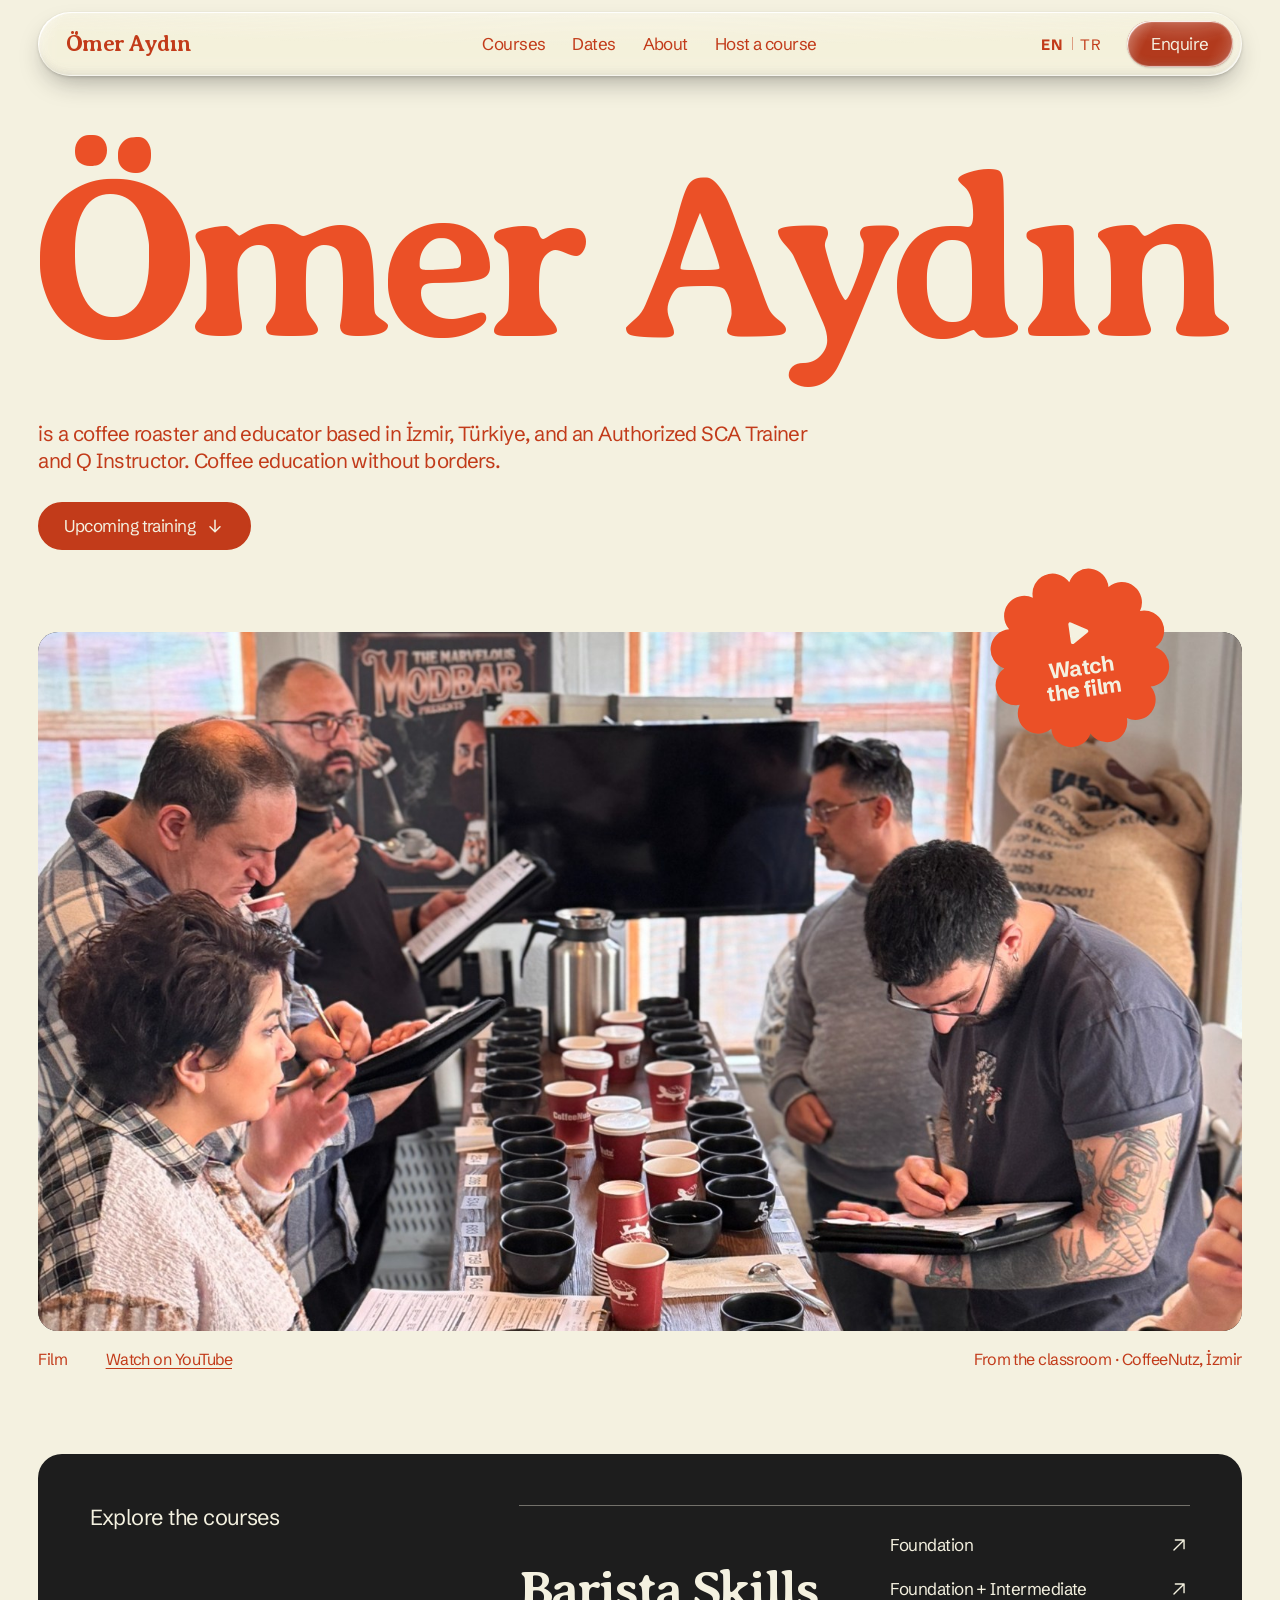
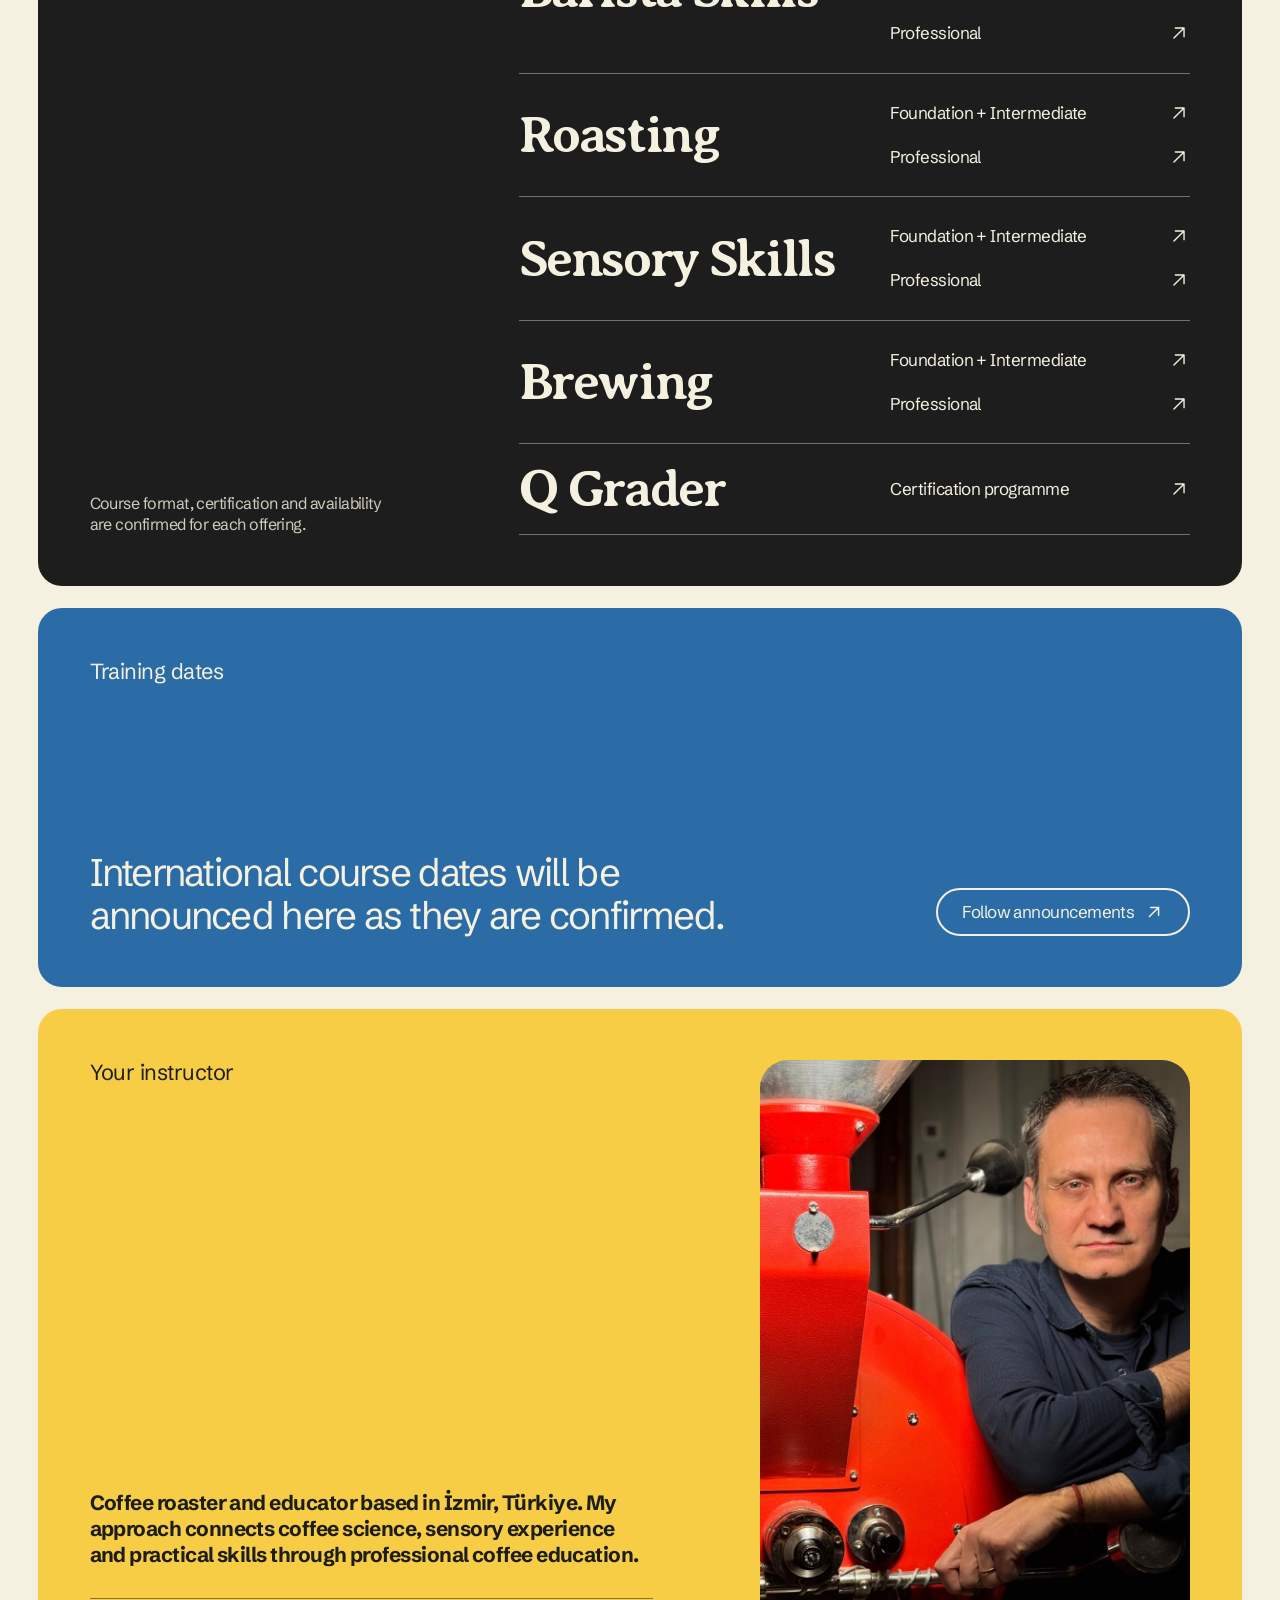
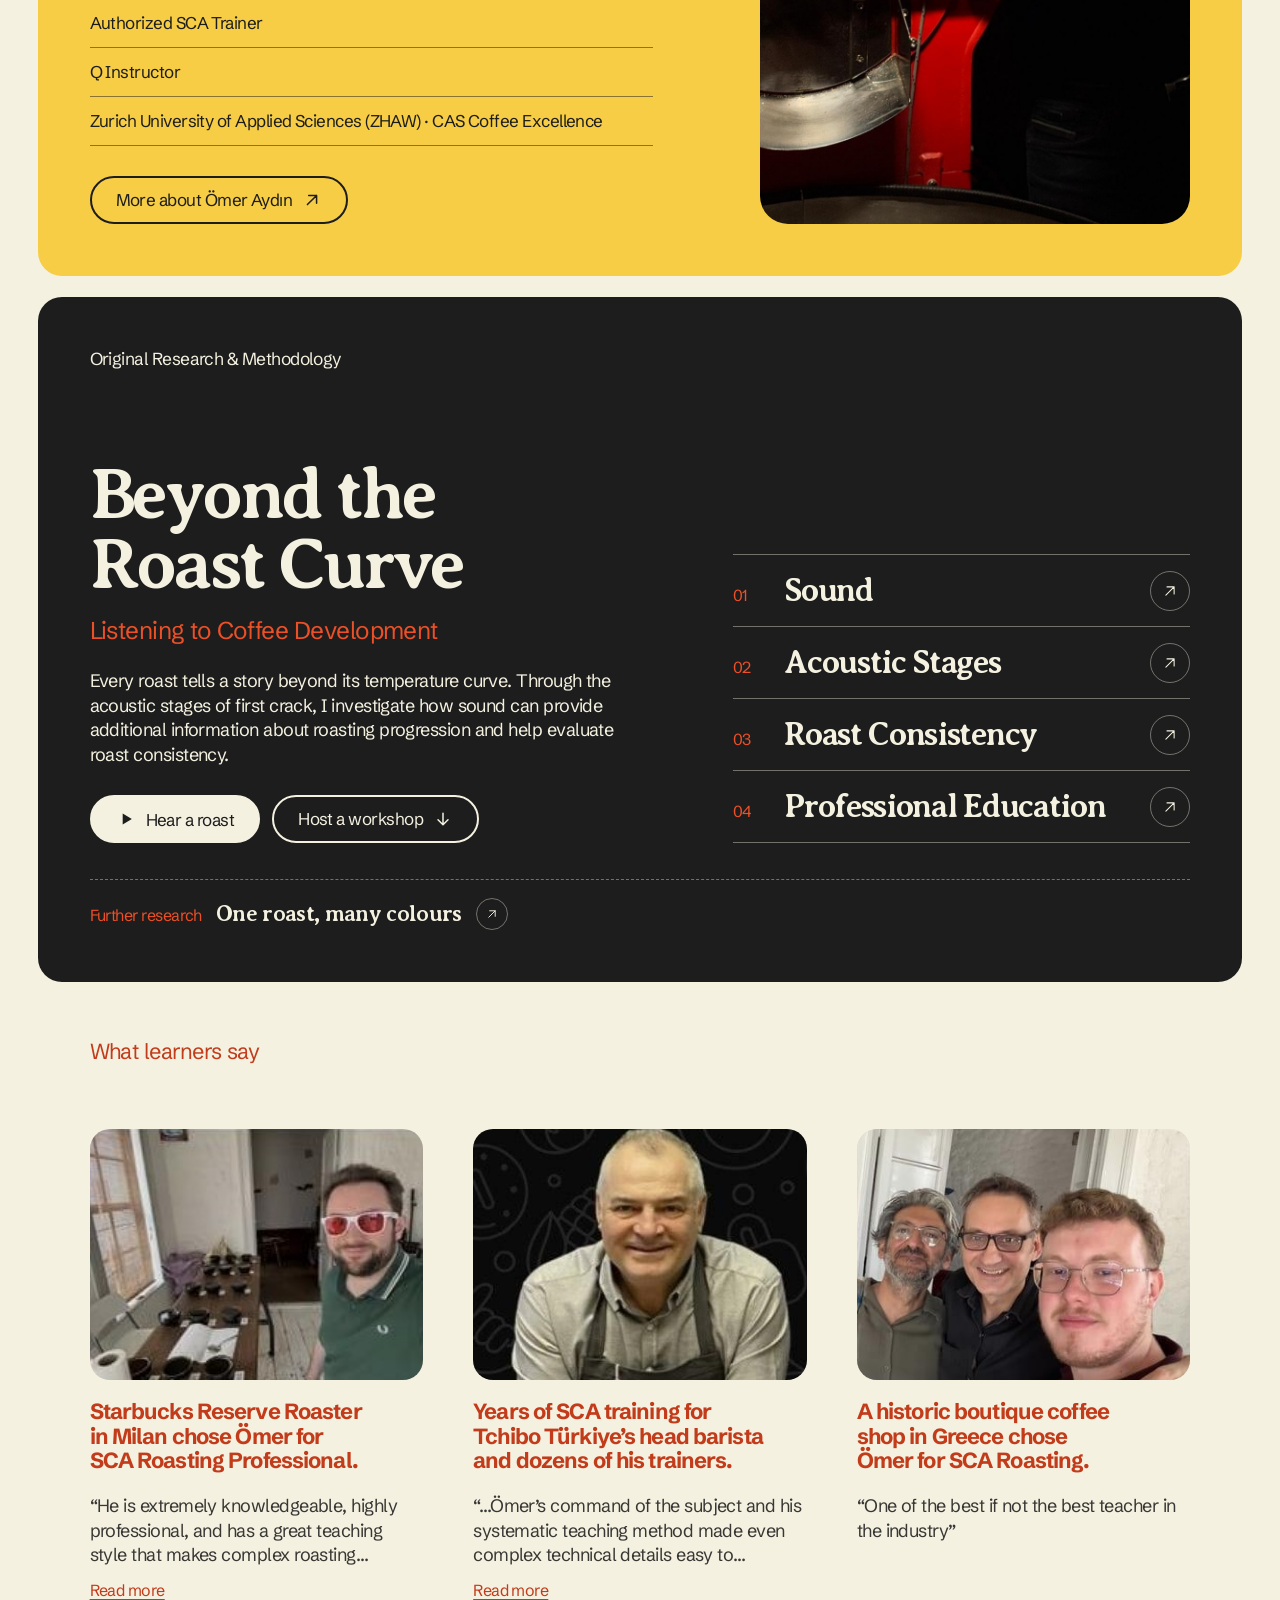
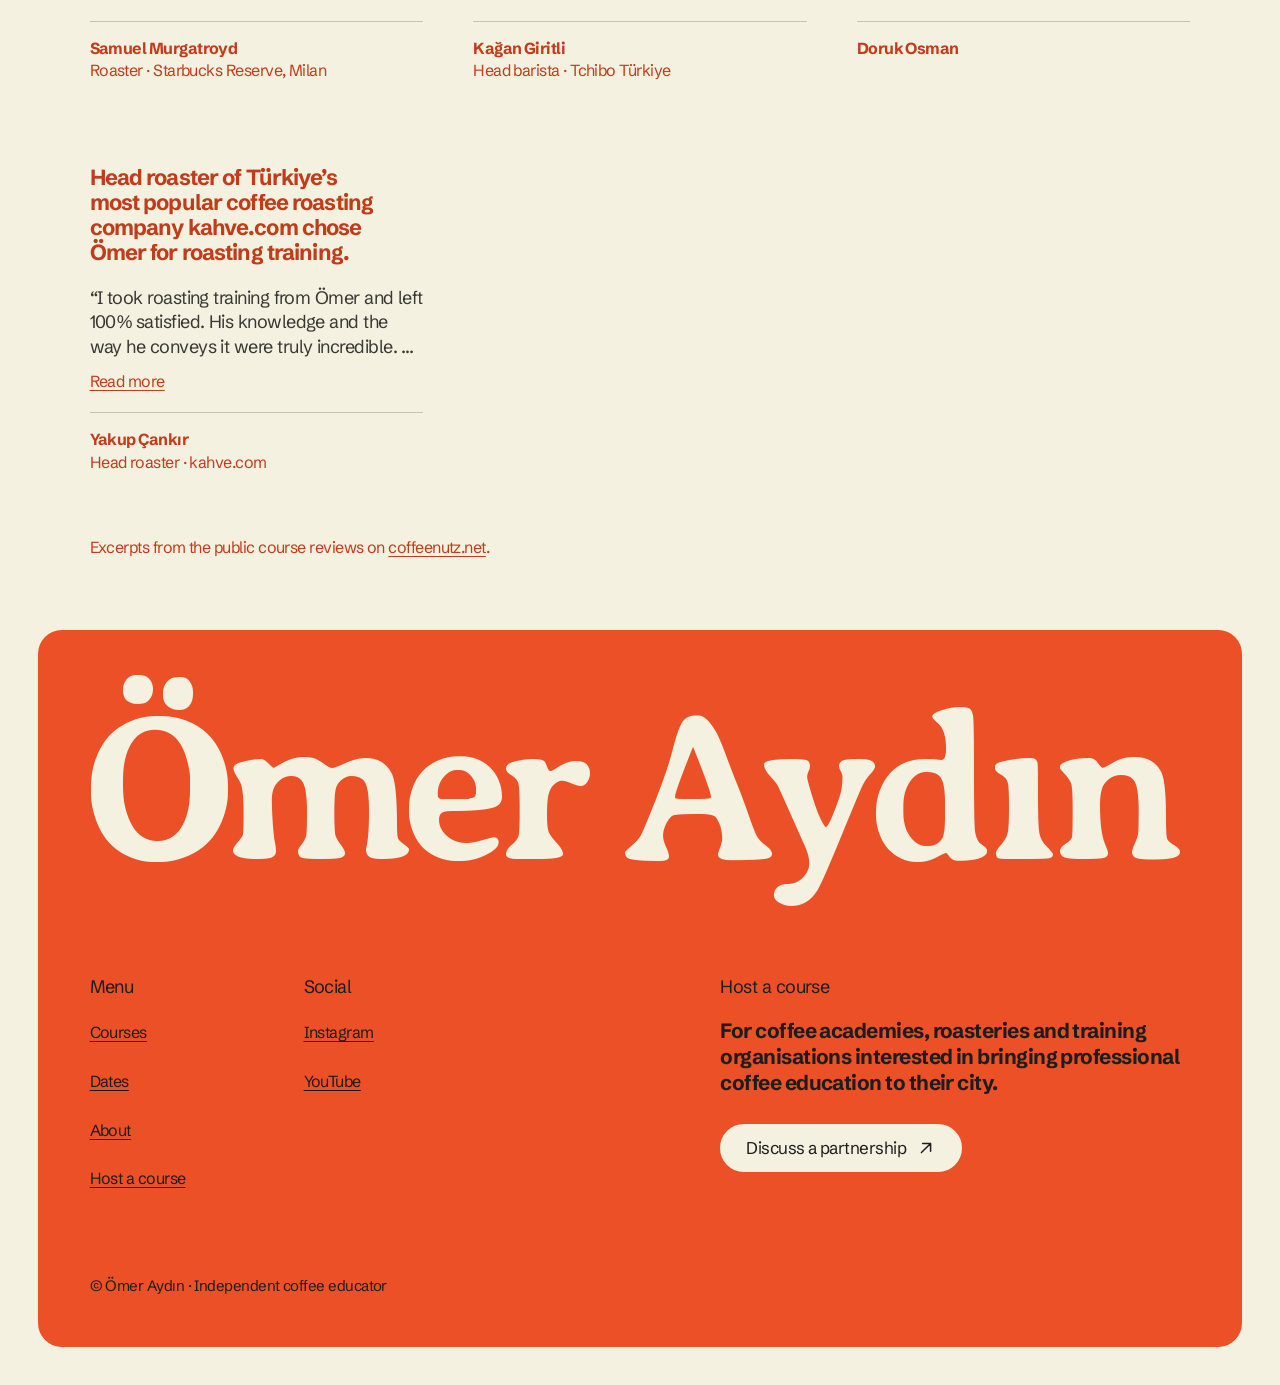
<file: index.html>
<!doctype html>
<html lang="en">
<head>
<meta charset="utf-8">
<meta name="viewport" content="width=device-width,initial-scale=1">
<title>Ömer Aydın | Coffee Education Worldwide</title>
<meta name="description" content="International coffee education with Ömer Aydın, Authorized SCA Trainer and Q Instructor.">
<meta name="version" content="v2026-11-28a">
<meta name="theme-color" content="#F4F1E0">
<link rel="icon" href="favicon.ico?v=2026-11-19c" sizes="32x32">
<link rel="icon" href="favicon.svg?v=2026-11-19c" type="image/svg+xml">
<link rel="apple-touch-icon" href="apple-touch-icon.png?v=2026-11-19c">
<link rel="canonical" href="https://omeraydin.coffee/">
<link rel="alternate" hreflang="en" href="https://omeraydin.coffee/">
<link rel="alternate" hreflang="tr" href="https://omeraydin.coffee/tr">
<link rel="alternate" hreflang="x-default" href="https://omeraydin.coffee/">
<meta property="og:type" content="website">
<meta property="og:site_name" content="Ömer Aydın">
<meta property="og:title" content="Ömer Aydın | Coffee Education Worldwide">
<meta property="og:description" content="International coffee education with Ömer Aydın, Authorized SCA Trainer and Q Instructor.">
<meta property="og:url" content="https://omeraydin.coffee/">
<meta property="og:image" content="https://omeraydin.coffee/assets/classroom.jpg">
<meta property="og:image:width" content="1600">
<meta property="og:image:height" content="1113">
<meta property="og:image:alt" content="Coffee learners evaluating samples at a cupping table">
<meta name="twitter:card" content="summary_large_image">
<link rel="preload" href="assets/fonts/averia-serif-libre-700.woff2" as="font" type="font/woff2" crossorigin>
<link rel="preload" href="assets/fonts/schibsted-grotesk-latin-400.woff2" as="font" type="font/woff2" crossorigin>
<link rel="preload" href="assets/fonts/schibsted-grotesk-latin-ext-400.woff2" as="font" type="font/woff2" crossorigin>
<link rel="preconnect" href="https://efjvfggwnhqkunjvoyjb.supabase.co" crossorigin>
<link rel="stylesheet" href="style.css?v=2026-11-27a">
<script>
(function (d) {
  var h = d.documentElement, known = false;
  /* The Turkish page for a visitor who chose it with the switch in the top bar, and for a browser whose first
     language is Turkish, unless its visitor chose English with that switch (the address says so once, with
     ?lang=en, where the browser cannot remember it). */
  var chosen = null, first = '';
  try { chosen = localStorage.getItem('oa-lang'); } catch (e) {}
  try { first = String((navigator.languages && navigator.languages[0]) || navigator.language || '').toLowerCase(); } catch (e) {}
  if ((chosen === 'tr' || (chosen !== 'en' && /^tr(-|$)/.test(first))) && !/[?&](manage=|lang=en(&|$))/.test(location.search)) { location.replace('tr' + location.hash); return; }
  h.className = 'js';
  try {
    var kept = JSON.parse(localStorage.getItem('oa-site') || 'null'), keys = kept && typeof kept.hide === 'string' ? kept.hide : null;
    known = keys !== null;
    if (known && /^[a-z0-9:-]+( [a-z0-9:-]+)*$/.test(keys)) {
      var rule = d.createElement('style');
      rule.id = 'vis';
      rule.textContent = keys.split(' ').map(function (k) { return '[data-vis="' + k + '"],a[href="#' + k + '"]'; }).join(',') + '{display:none!important}';
      d.head.appendChild(rule);
    }
  } catch (e) {}
  if (!known) {
    /* first visit: the menu links wait for the answer about hidden blocks, at most half a second */
    h.className = 'js fresh';
    setTimeout(function () { h.classList.remove('fresh'); }, 450);
  }
})(document);
</script>
</head>
<body>
<a class="skip" href="#main">Skip to content</a>
<div class="page" id="top">

<header class="hd">
  <div class="hd-in">
    <a class="brand" href="#top">Ömer Aydın</a>
    <div class="lang lang-bar" role="group" aria-label="Language"><span class="lang-on" aria-current="true" title="English">EN</span><a class="lang-go" href="tr" hreflang="tr" lang="tr" title="Türkçe" aria-label="Türkçe">TR</a></div>
    <button class="menu-btn" type="button" aria-expanded="false" aria-controls="nav" aria-label="Open menu">
      <svg viewBox="0 0 28 28" fill="none" stroke="currentColor" stroke-width="1.6" stroke-linecap="round" aria-hidden="true"><path d="M2 10h24"></path><path d="M2 18h24"></path></svg>
    </button>
    <nav class="nav" id="nav" aria-label="Main">
      <a href="#courses">Courses</a>
      <a href="#dates">Dates</a>
      <a href="#about">About</a>
      <a href="#host">Host a course</a>
    </nav>
    <div class="hd-cta">
      <div class="lang" role="group" aria-label="Language"><span class="lang-on" aria-current="true" title="English">EN</span><a class="lang-go" href="tr" hreflang="tr" lang="tr" title="Türkçe" aria-label="Türkçe">TR</a></div>
      <a class="pill pill-glass" href="https://www.instagram.com/omeraydin.coffee/">Enquire</a>
    </div>
  </div>
</header>

<main id="main">

<section class="hero" data-vis="hero" data-vis-name="Opening: name and introduction">
  <h1 class="wordmark"><span>Ömer</span> <span>Aydın</span></h1>
  <div class="hero-text">
    <p class="lead">is a coffee roaster and educator based in İzmir, Türkiye, and an Authorized SCA Trainer and Q Instructor. Coffee education without borders.</p>
    <a class="pill pill-solid" href="#dates">
      <span>Upcoming training</span>
      <svg class="ic" viewBox="0 0 24 24" fill="none" stroke="currentColor" stroke-width="1.8" stroke-linecap="round" stroke-linejoin="round" aria-hidden="true"><path d="M12 5v14M6 13l6 6 6-6"></path></svg>
    </a>
  </div>
</section>

<section class="film-sec" data-vis="film" data-vis-name="Film">
  <a class="film" id="film" href="https://youtu.be/eTAqLuLb1LA">
    <span class="film-frame" data-surface="media">
      <img src="assets/classroom.jpg" alt="Coffee learners evaluating samples at a cupping table" width="1600" height="1113" fetchpriority="high">
    </span>
    <span class="stk">
      <svg viewBox="0 0 100 100" aria-hidden="true"><path fill="#EB5027" d="M50.00 8.00A11.10 11.10 0 0 1 71.00 13.63A11.10 11.10 0 0 1 86.37 29.00A11.10 11.10 0 0 1 92.00 50.00A11.10 11.10 0 0 1 86.37 71.00A11.10 11.10 0 0 1 71.00 86.37A11.10 11.10 0 0 1 50.00 92.00A11.10 11.10 0 0 1 29.00 86.37A11.10 11.10 0 0 1 13.63 71.00A11.10 11.10 0 0 1 8.00 50.00A11.10 11.10 0 0 1 13.63 29.00A11.10 11.10 0 0 1 29.00 13.63A11.10 11.10 0 0 1 50.00 8.00Z"></path></svg>
      <span class="stk-label">
        <svg viewBox="0 0 24 24" fill="currentColor" stroke="currentColor" stroke-width="2.4" stroke-linejoin="round" aria-hidden="true"><path d="M8.5 6v12l10-6z"></path></svg>
        <span>Watch<br>the film</span>
      </span>
    </span>
  </a>
  <div class="caption">
    <div class="caption-l" id="film-caption">
      <span>Film</span>
      <a class="u" id="film-link" href="https://youtu.be/eTAqLuLb1LA">Watch on YouTube</a>
    </div>
    <span>From the classroom · CoffeeNutz, İzmir</span>
  </div>
</section>

<section class="panel panel-black courses" id="courses" data-surface="dark" data-vis="courses" data-vis-name="Explore the courses">
  <div class="panel-side">
    <h2 class="label">Explore the courses</h2>
    <p class="note">Course format, certification and availability are confirmed for each offering.</p>
  </div>
  <ul class="course-list">
    <li class="course" data-vis="course:barista">
      <h3 class="course-name">Barista Skills</h3>
      <div class="levels">
        <a class="lvl" data-vis="level:barista-foundation" href="https://www.coffeenutz.net/products/barista-egitimi-sca-sertifikali-foundation" aria-label="Barista Skills, Foundation, book on coffeenutz.net"><span>Foundation</span><svg viewBox="0 0 24 24" fill="none" stroke="currentColor" stroke-width="1.5" stroke-linecap="round" stroke-linejoin="round" aria-hidden="true"><path d="M6.5 17.5l11-11M8 6.5h9.5V16"></path></svg></a>
        <a class="lvl" data-vis="level:barista-fi" href="https://www.coffeenutz.net/products/sca-barista-foundation-intermediate" aria-label="Barista Skills, Foundation + Intermediate, book on coffeenutz.net"><span>Foundation + Intermediate</span><svg viewBox="0 0 24 24" fill="none" stroke="currentColor" stroke-width="1.5" stroke-linecap="round" stroke-linejoin="round" aria-hidden="true"><path d="M6.5 17.5l11-11M8 6.5h9.5V16"></path></svg></a>
        <a class="lvl" data-vis="level:barista-pro" href="https://www.coffeenutz.net/products/barista-professional" aria-label="Barista Skills, Professional, book on coffeenutz.net"><span>Professional</span><svg viewBox="0 0 24 24" fill="none" stroke="currentColor" stroke-width="1.5" stroke-linecap="round" stroke-linejoin="round" aria-hidden="true"><path d="M6.5 17.5l11-11M8 6.5h9.5V16"></path></svg></a>
      </div>
    </li>
    <li class="course" data-vis="course:roasting">
      <h3 class="course-name">Roasting</h3>
      <div class="levels">
        <a class="lvl" data-vis="level:roasting-fi" href="https://www.coffeenutz.net/products/roasting-foundation-intermediate" aria-label="Roasting, Foundation + Intermediate, book on coffeenutz.net"><span>Foundation + Intermediate</span><svg viewBox="0 0 24 24" fill="none" stroke="currentColor" stroke-width="1.5" stroke-linecap="round" stroke-linejoin="round" aria-hidden="true"><path d="M6.5 17.5l11-11M8 6.5h9.5V16"></path></svg></a>
        <a class="lvl" data-vis="level:roasting-pro" href="https://www.coffeenutz.net/products/roasting-professional" aria-label="Roasting, Professional, book on coffeenutz.net"><span>Professional</span><svg viewBox="0 0 24 24" fill="none" stroke="currentColor" stroke-width="1.5" stroke-linecap="round" stroke-linejoin="round" aria-hidden="true"><path d="M6.5 17.5l11-11M8 6.5h9.5V16"></path></svg></a>
      </div>
    </li>
    <li class="course" data-vis="course:sensory">
      <h3 class="course-name">Sensory Skills</h3>
      <div class="levels">
        <a class="lvl" data-vis="level:sensory-fi" href="https://www.coffeenutz.net/products/sca-sensory-skills-foundation-intermediate" aria-label="Sensory Skills, Foundation + Intermediate, book on coffeenutz.net"><span>Foundation + Intermediate</span><svg viewBox="0 0 24 24" fill="none" stroke="currentColor" stroke-width="1.5" stroke-linecap="round" stroke-linejoin="round" aria-hidden="true"><path d="M6.5 17.5l11-11M8 6.5h9.5V16"></path></svg></a>
        <a class="lvl" data-vis="level:sensory-pro" href="https://www.coffeenutz.net/products/sca-sensory-skills-professional" aria-label="Sensory Skills, Professional, book on coffeenutz.net"><span>Professional</span><svg viewBox="0 0 24 24" fill="none" stroke="currentColor" stroke-width="1.5" stroke-linecap="round" stroke-linejoin="round" aria-hidden="true"><path d="M6.5 17.5l11-11M8 6.5h9.5V16"></path></svg></a>
      </div>
    </li>
    <li class="course" data-vis="course:brewing">
      <h3 class="course-name">Brewing</h3>
      <div class="levels">
        <a class="lvl" data-vis="level:brewing-fi" href="https://www.coffeenutz.net/products/sca-brewing-foundation-intermediate" aria-label="Brewing, Foundation + Intermediate, book on coffeenutz.net"><span>Foundation + Intermediate</span><svg viewBox="0 0 24 24" fill="none" stroke="currentColor" stroke-width="1.5" stroke-linecap="round" stroke-linejoin="round" aria-hidden="true"><path d="M6.5 17.5l11-11M8 6.5h9.5V16"></path></svg></a>
        <a class="lvl" data-vis="level:brewing-pro" href="https://www.coffeenutz.net/products/sca-brewing-professional" aria-label="Brewing, Professional, book on coffeenutz.net"><span>Professional</span><svg viewBox="0 0 24 24" fill="none" stroke="currentColor" stroke-width="1.5" stroke-linecap="round" stroke-linejoin="round" aria-hidden="true"><path d="M6.5 17.5l11-11M8 6.5h9.5V16"></path></svg></a>
      </div>
    </li>
    <li class="course" data-vis="course:q">
      <h3 class="course-name">Q Grader</h3>
      <div class="levels">
        <a class="lvl" data-vis="level:q-programme" href="https://www.coffeenutz.net/products/q-grader" aria-label="Q Grader, Certification programme, book on coffeenutz.net"><span>Certification programme</span><svg viewBox="0 0 24 24" fill="none" stroke="currentColor" stroke-width="1.5" stroke-linecap="round" stroke-linejoin="round" aria-hidden="true"><path d="M6.5 17.5l11-11M8 6.5h9.5V16"></path></svg></a>
      </div>
    </li>
  </ul>
</section>

<section class="panel panel-blue dates" id="dates" data-surface="dark" data-vis="dates" data-vis-name="Training dates">
  <h2 class="label">Training dates</h2>
  <div class="dates-body">
    <div class="dates-main" id="dates-list">
      <p class="dates-empty">International course dates will be announced here as they are confirmed.</p>
    </div>
    <a class="pill pill-line-cream" href="https://www.instagram.com/omeraydin.coffee/">
      <span>Follow announcements</span>
      <svg class="ic" viewBox="0 0 24 24" fill="none" stroke="currentColor" stroke-width="1.8" stroke-linecap="round" stroke-linejoin="round" aria-hidden="true"><path d="M6.5 17.5l11-11M8 6.5h9.5V16"></path></svg>
    </a>
  </div>
</section>

<section class="panel panel-yellow about" id="about" data-vis="about" data-vis-name="Your instructor">
  <div class="about-text">
    <h2 class="label">Your instructor</h2>
    <div class="about-body">
      <p class="statement">Coffee roaster and educator based in İzmir, Türkiye. My approach connects coffee science, sensory experience and practical skills through professional coffee education.</p>
      <ul class="creds">
        <li>Authorized SCA Trainer</li>
        <li>Q Instructor</li>
        <li>Zurich University of Applied Sciences (ZHAW) · CAS Coffee Excellence</li>
      </ul>
      <a class="pill pill-line-ink" id="bg-open" href="https://coffeenutz.net/">
        <span>More about Ömer&nbsp;Aydın</span>
        <svg class="ic" viewBox="0 0 24 24" fill="none" stroke="currentColor" stroke-width="1.8" stroke-linecap="round" stroke-linejoin="round" aria-hidden="true"><path d="M6.5 17.5l11-11M8 6.5h9.5V16"></path></svg>
      </a>
    </div>
  </div>
  <div class="about-photo">
    <img id="portrait" data-surface="media" src="assets/portrait.jpg" alt="Ömer Aydın leaning on a red coffee roaster" width="900" height="1600" loading="lazy">
  </div>
</section>

<section class="panel panel-black research" id="research" data-surface="dark" data-vis="research" data-vis-name="Original Research &amp; Methodology">
  <div class="research-text">
    <h2 class="label" data-edit="rm:label" data-edit-name="Label" data-edit-need>Original Research &amp; Methodology</h2>
    <div class="research-body">
      <p class="research-title" data-edit="rm:title" data-edit-name="Title" data-edit-need>Beyond the Roast Curve</p>
      <p class="research-sub" data-edit="rm:sub" data-edit-name="Line under the title">Listening to Coffee Development</p>
      <p class="research-say" data-edit="rm:text" data-edit-name="Paragraph">Every roast tells a story beyond its temperature curve. Through the acoustic stages of first crack, I investigate how sound can provide additional information about roasting progression and help evaluate roast consistency.</p>
      <div class="research-acts">
        <button class="pill pill-cream" id="hear" type="button" aria-pressed="false" hidden>
          <svg class="ic ic-play" viewBox="0 0 24 24" fill="currentColor" aria-hidden="true"><path d="M8 5.5v13l11-6.5z"></path></svg>
          <svg class="ic ic-pause" viewBox="0 0 24 24" fill="currentColor" aria-hidden="true"><path d="M7 5.5h3.5v13H7zM13.5 5.5H17v13h-3.5z"></path></svg>
          <span data-edit="rm:hear" data-edit-name="Button that plays the recording" data-edit-need>Hear a roast</span>
        </button>
        <a class="pill pill-line-cream" href="#host">
          <span data-edit="rm:host" data-edit-name="Button to “Host a course”" data-edit-need>Host a workshop</span>
          <svg class="ic" viewBox="0 0 24 24" fill="none" stroke="currentColor" stroke-width="1.8" stroke-linecap="round" stroke-linejoin="round" aria-hidden="true"><path d="M12 5v14M6 13l6 6 6-6"></path></svg>
        </a>
      </div>
    </div>
  </div>
  <ol class="research-steps" data-edit="rm:steps" data-edit-name="The steps, one line each">
    <li>Sound</li>
    <li>Acoustic Stages</li>
    <li>Roast Consistency</li>
    <li>Professional Education</li>
  </ol>

  <!-- what opens behind the first four steps: one sheet each. The words below are first drafts: each can be changed in
       the site manager (Research). A step opens while its sheet has a headline or a text. A figure with data-photo
       shows the picture chosen for it in the site manager; without one it shows the picture of the site files that
       data-photo-file names, and without either it is left out. -->
  <dialog class="bg step" id="sheet-1" data-vis="sheet:1" data-vis-name="Pop-up behind step 01" data-edit-group="Pop-up behind step 01" aria-labelledby="sheet-1-name">
    <div class="bg-in">
      <div class="bg-head">
        <p class="step-kicker" id="sheet-1-name" tabindex="-1" autofocus><b>01</b> <span class="step-name"></span></p>
        <button class="bg-x" type="button" data-close aria-label="Close">
          <svg viewBox="0 0 24 24" fill="none" stroke="currentColor" stroke-width="1.8" stroke-linecap="round" aria-hidden="true"><path d="M5 5l14 14M19 5L5 19"></path></svg>
        </button>
      </div>
      <p class="statement" data-edit="rm:s1-head" data-edit-name="Headline">The sound comes from the beans themselves</p>
      <p class="step-text" data-edit="rm:s1-text" data-edit-name="Text">A temperature probe reads the hot air and the metal around the beans. First crack happens inside them: each pop is one bean releasing the pressure that has built up in it. I record this sound in my roasts and study how it develops from the first pop to the last.</p>
      <figure class="figbox fig-photo" data-photo="rm:s1-photo" data-photo-name="Picture" data-photo-file="assets/research/bench-800x1000.jpg" hidden>
        <span class="step-data photo-alt" data-edit="rm:s1-photo-alt" data-edit-name="What the picture shows" data-edit-hint="One sentence for visitors who cannot see the picture: a screen reader reads it out. It is not shown on the page.">A sound recorder on a stand next to a sample roaster and its cooling tray. Two screens stand behind them.</span>
        <figcaption data-edit="rm:s1-photo-note" data-edit-name="Line under the picture">How I record: a sound recorder at the sample roaster, the roast curve and the frequencies of the sound on screen.</figcaption>
      </figure>
      <figure class="figbox dark fig-sound" id="fig-sound" hidden>
        <div class="wave" data-for="assets/sounds/first-crack.mp3" data-seconds="36.02">
          <svg viewBox="0 0 720 120" preserveAspectRatio="none" aria-hidden="true"><path id="wave-line" d="M1.0 49.1V70.9M3.0 51.5V68.5M5.0 51.9V68.1M7.0 48.6V71.4M9.0 51.6V68.4M11.0 45.4V74.6M13.0 51.7V68.3M15.0 52.5V67.5M17.0 50.5V69.5M19.0 51.9V68.1M21.0 52.1V67.9M23.0 49.6V70.4M25.0 50.4V69.6M27.0 47.6V72.4M29.0 51.1V68.9M31.0 52.0V68.0M33.0 49.6V70.4M35.0 49.2V70.8M37.0 51.5V68.5M39.0 50.3V69.7M41.0 51.4V68.6M43.0 52.6V67.4M45.0 51.1V68.9M47.0 50.4V69.6M49.0 51.2V68.8M51.0 51.0V69.0M53.0 51.7V68.3M55.0 51.9V68.1M57.0 50.8V69.2M59.0 52.6V67.4M61.0 51.8V68.2M63.0 51.1V68.9M65.0 49.6V70.4M67.0 50.6V69.4M69.0 48.9V71.1M71.0 48.6V71.4M73.0 48.7V71.3M75.0 50.6V69.4M77.0 50.5V69.5M79.0 50.4V69.6M81.0 50.1V69.9M83.0 49.9V70.1M85.0 51.4V68.6M87.0 50.7V69.3M89.0 49.7V70.3M91.0 50.8V69.2M93.0 52.5V67.5M95.0 51.5V68.5M97.0 51.5V68.5M99.0 47.0V73.0M101.0 51.2V68.8M103.0 51.6V68.4M105.0 50.7V69.3M107.0 51.0V69.0M109.0 52.8V67.2M111.0 51.4V68.6M113.0 52.7V67.3M115.0 50.8V69.2M117.0 50.1V69.9M119.0 52.3V67.7M121.0 51.0V69.0M123.0 51.7V68.3M125.0 53.3V66.7M127.0 51.4V68.6M129.0 44.5V75.5M131.0 49.4V70.6M133.0 48.6V71.4M135.0 51.6V68.4M137.0 50.4V69.6M139.0 40.0V80.0M141.0 51.1V68.9M143.0 50.2V69.8M145.0 49.6V70.4M147.0 49.6V70.4M149.0 47.7V72.3M151.0 50.8V69.2M153.0 49.2V70.8M155.0 36.6V83.4M157.0 34.4V85.6M159.0 46.3V73.7M161.0 44.9V75.1M163.0 49.2V70.8M165.0 47.9V72.1M167.0 48.2V71.8M169.0 50.0V70.0M171.0 20.8V99.2M173.0 21.3V98.7M175.0 39.4V80.6M177.0 44.3V75.7M179.0 48.1V71.9M181.0 46.5V73.5M183.0 48.6V71.4M185.0 49.5V70.5M187.0 48.6V71.4M189.0 50.0V70.0M191.0 52.1V67.9M193.0 50.5V69.5M195.0 50.5V69.5M197.0 38.5V81.5M199.0 50.9V69.1M201.0 52.1V67.9M203.0 50.0V70.0M205.0 51.4V68.6M207.0 52.5V67.5M209.0 46.1V73.9M211.0 51.7V68.3M213.0 50.1V69.9M215.0 37.9V82.1M217.0 52.3V67.7M219.0 49.6V70.4M221.0 36.4V83.6M223.0 51.6V68.4M225.0 50.6V69.4M227.0 50.6V69.4M229.0 49.2V70.8M231.0 46.9V73.1M233.0 34.1V85.9M235.0 17.8V102.2M237.0 32.4V87.6M239.0 43.3V76.7M241.0 46.6V73.4M243.0 50.8V69.2M245.0 49.3V70.7M247.0 48.9V71.1M249.0 49.4V70.6M251.0 48.2V71.8M253.0 50.0V70.0M255.0 51.6V68.4M257.0 50.4V69.6M259.0 51.3V68.7M261.0 52.1V67.9M263.0 50.1V69.9M265.0 50.6V69.4M267.0 45.5V74.5M269.0 51.0V69.0M271.0 51.8V68.2M273.0 49.4V70.6M275.0 50.9V69.1M277.0 51.2V68.8M279.0 49.9V70.1M281.0 50.5V69.5M283.0 51.6V68.4M285.0 49.4V70.6M287.0 49.3V70.7M289.0 39.2V80.8M291.0 51.3V68.7M293.0 52.2V67.8M295.0 48.7V71.3M297.0 49.9V70.1M299.0 52.3V67.7M301.0 50.2V69.8M303.0 50.1V69.9M305.0 52.5V67.5M307.0 51.0V69.0M309.0 51.7V68.3M311.0 49.0V71.0M313.0 49.3V70.7M315.0 44.4V75.6M317.0 51.4V68.6M319.0 50.6V69.4M321.0 52.3V67.7M323.0 51.6V68.4M325.0 51.9V68.1M327.0 51.4V68.6M329.0 50.0V70.0M331.0 51.4V68.6M333.0 51.5V68.5M335.0 49.6V70.4M337.0 52.1V67.9M339.0 46.8V73.2M341.0 50.4V69.6M343.0 49.1V70.9M345.0 49.6V70.4M347.0 51.1V68.9M349.0 50.0V70.0M351.0 48.4V71.6M353.0 51.4V68.6M355.0 51.2V68.8M357.0 49.6V70.4M359.0 51.0V69.0M361.0 47.8V72.2M363.0 44.9V75.1M365.0 50.1V69.9M367.0 48.6V71.4M369.0 50.3V69.7M371.0 51.6V68.4M373.0 50.9V69.1M375.0 50.8V69.2M377.0 49.6V70.4M379.0 49.0V71.0M381.0 51.0V69.0M383.0 50.3V69.7M385.0 50.7V69.3M387.0 49.5V70.5M389.0 50.6V69.4M391.0 51.6V68.4M393.0 50.2V69.8M395.0 50.2V69.8M397.0 52.3V67.7M399.0 49.6V70.4M401.0 36.3V83.7M403.0 52.1V67.9M405.0 50.3V69.7M407.0 48.9V71.1M409.0 50.4V69.6M411.0 26.9V93.1M413.0 44.5V75.5M415.0 51.2V68.8M417.0 37.8V82.2M419.0 50.0V70.0M421.0 50.7V69.3M423.0 51.1V68.9M425.0 50.9V69.1M427.0 49.0V71.0M429.0 41.8V78.2M431.0 50.2V69.8M433.0 50.0V70.0M435.0 51.1V68.9M437.0 51.3V68.7M439.0 50.9V69.1M441.0 46.3V73.7M443.0 43.0V77.0M445.0 47.1V72.9M447.0 51.0V69.0M449.0 48.5V71.5M451.0 51.5V68.5M453.0 51.8V68.2M455.0 48.2V71.8M457.0 51.4V68.6M459.0 44.2V75.8M461.0 49.2V70.8M463.0 48.0V72.0M465.0 47.8V72.2M467.0 50.2V69.8M469.0 52.3V67.7M471.0 17.1V102.9M473.0 50.7V69.3M475.0 51.2V68.8M477.0 51.0V69.0M479.0 51.8V68.2M481.0 49.1V70.9M483.0 50.2V69.8M485.0 50.5V69.5M487.0 49.6V70.4M489.0 51.9V68.1M491.0 51.4V68.6M493.0 48.7V71.3M495.0 50.4V69.6M497.0 48.1V71.9M499.0 50.1V69.9M501.0 52.3V67.7M503.0 49.5V70.5M505.0 49.5V70.5M507.0 50.6V69.4M509.0 45.8V74.2M511.0 51.0V69.0M513.0 38.8V81.2M515.0 49.3V70.7M517.0 51.6V68.4M519.0 51.6V68.4M521.0 27.5V92.5M523.0 50.0V70.0M525.0 48.7V71.3M527.0 51.2V68.8M529.0 49.1V70.9M531.0 50.3V69.7M533.0 49.9V70.1M535.0 51.4V68.6M537.0 50.8V69.2M539.0 50.2V69.8M541.0 48.5V71.5M543.0 50.2V69.8M545.0 50.6V69.4M547.0 50.3V69.7M549.0 50.8V69.2M551.0 46.2V73.8M553.0 49.2V70.8M555.0 51.6V68.4M557.0 49.2V70.8M559.0 50.6V69.4M561.0 50.4V69.6M563.0 49.4V70.6M565.0 49.1V70.9M567.0 50.5V69.5M569.0 49.9V70.1M571.0 51.4V68.6M573.0 37.0V83.0M575.0 49.8V70.2M577.0 51.6V68.4M579.0 41.7V78.3M581.0 50.6V69.4M583.0 50.7V69.3M585.0 43.2V76.8M587.0 49.8V70.2M589.0 50.3V69.7M591.0 49.1V70.9M593.0 41.3V78.7M595.0 49.8V70.2M597.0 23.7V96.3M599.0 51.6V68.4M601.0 50.7V69.3M603.0 49.5V70.5M605.0 47.2V72.8M607.0 48.9V71.1M609.0 49.6V70.4M611.0 50.4V69.6M613.0 36.3V83.7M615.0 50.4V69.6M617.0 45.1V74.9M619.0 50.3V69.7M621.0 50.9V69.1M623.0 47.7V72.3M625.0 44.0V76.0M627.0 50.3V69.7M629.0 47.5V72.5M631.0 50.8V69.2M633.0 46.6V73.4M635.0 49.5V70.5M637.0 33.8V86.2M639.0 49.9V70.1M641.0 48.4V71.6M643.0 50.8V69.2M645.0 50.0V70.0M647.0 49.9V70.1M649.0 49.2V70.8M651.0 51.3V68.7M653.0 52.3V67.7M655.0 50.3V69.7M657.0 50.4V69.6M659.0 50.5V69.5M661.0 49.9V70.1M663.0 48.0V72.0M665.0 50.3V69.7M667.0 50.3V69.7M669.0 50.7V69.3M671.0 47.5V72.5M673.0 48.0V72.0M675.0 50.7V69.3M677.0 40.2V79.8M679.0 48.1V71.9M681.0 51.0V69.0M683.0 6.0V114.0M685.0 50.8V69.2M687.0 51.0V69.0M689.0 47.7V72.3M691.0 28.9V91.1M693.0 49.8V70.2M695.0 48.6V71.4M697.0 52.1V67.9M699.0 50.9V69.1M701.0 51.0V69.0M703.0 50.4V69.6M705.0 45.2V74.8M707.0 50.0V70.0M709.0 50.8V69.2M711.0 40.8V79.2M713.0 45.9V74.1M715.0 40.9V79.1M717.0 50.3V69.7M719.0 50.2V69.8"></path></svg>
          <svg class="wave-done" viewBox="0 0 720 120" preserveAspectRatio="none" aria-hidden="true"><use href="#wave-line"></use></svg>
          <div class="wave-pops" aria-hidden="true"><i style="left:4.03%" data-t="1.45"></i><i style="left:9.64%" data-t="3.47"></i><i style="left:13.81%" data-t="4.97"></i><i style="left:18.03%" data-t="6.49"></i><i style="left:22.06%" data-t="7.94"></i><i style="left:29.83%" data-t="10.74"></i><i style="left:30.72%" data-t="11.06"></i><i style="left:32.81%" data-t="11.81"></i><i style="left:37.06%" data-t="13.34"></i><i style="left:40.31%" data-t="14.51"></i><i style="left:43.78%" data-t="15.76"></i><i style="left:50.64%" data-t="18.23"></i><i style="left:55.78%" data-t="20.08"></i><i style="left:57.06%" data-t="20.54"></i><i style="left:58.00%" data-t="20.88"></i><i style="left:59.67%" data-t="21.48"></i><i style="left:63.92%" data-t="23.01"></i><i style="left:65.53%" data-t="23.59"></i><i style="left:71.44%" data-t="25.72"></i><i style="left:72.42%" data-t="26.07"></i><i style="left:79.61%" data-t="28.66"></i><i style="left:80.53%" data-t="28.99"></i><i style="left:82.44%" data-t="29.68"></i><i style="left:83.08%" data-t="29.91"></i><i style="left:85.25%" data-t="30.69"></i><i style="left:85.86%" data-t="30.91"></i><i style="left:88.64%" data-t="31.91"></i><i style="left:94.28%" data-t="33.94"></i><i style="left:94.94%" data-t="34.18"></i><i style="left:96.00%" data-t="34.56"></i><i style="left:99.00%" data-t="35.64"></i></div>
          <div class="wave-head" aria-hidden="true"></div>
        </div>
        <div class="wave-bar" aria-hidden="true"><i></i></div>
        <div class="wave-foot">
          <button class="pill pill-sm pill-cream" id="hear2" type="button" aria-pressed="false"><svg class="ic ic-play" viewBox="0 0 24 24" fill="currentColor" aria-hidden="true"><path d="M8 5.5v13l11-6.5z"></path></svg><svg class="ic ic-pause" viewBox="0 0 24 24" fill="currentColor" aria-hidden="true"><path d="M7 5.5h3.5v13H7zM13.5 5.5H17v13h-3.5z"></path></svg><span></span></button>
          <span class="wave-time" aria-hidden="true"></span>
        </div>
        <figcaption data-edit="rm:s1-note" data-edit-name="Line under the recording">36 seconds from the first crack of one of my roasts, recorded on 21 July 2026. Each dot under the outline is one pop: three in the first six seconds, seven in the last six.</figcaption>
      </figure>
      <div class="step-nav">
        <button class="pill pill-line-ink" type="button" data-back><svg class="ic" viewBox="0 0 24 24" fill="none" stroke="currentColor" stroke-width="1.8" stroke-linecap="round" stroke-linejoin="round" aria-hidden="true"><path d="M19 12H5M11 6l-6 6 6 6"></path></svg><span>Back</span></button>
        <button class="pill pill-solid" type="button" data-next><span>Next: <span class="next-name"></span></span><svg class="ic" viewBox="0 0 24 24" fill="none" stroke="currentColor" stroke-width="1.8" stroke-linecap="round" stroke-linejoin="round" aria-hidden="true"><path d="M5 12h14M13 6l6 6-6 6"></path></svg></button>
        <button class="pill pill-line-ink" type="button" data-close>Close</button>
        <span class="step-dots" aria-hidden="true"></span>
      </div>
    </div>
  </dialog>
  <dialog class="bg step" id="sheet-2" data-vis="sheet:2" data-vis-name="Pop-up behind step 02" data-edit-group="Pop-up behind step 02" aria-labelledby="sheet-2-name">
    <div class="bg-in">
      <div class="bg-head">
        <p class="step-kicker" id="sheet-2-name" tabindex="-1" autofocus><b>02</b> <span class="step-name"></span></p>
        <button class="bg-x" type="button" data-close aria-label="Close">
          <svg viewBox="0 0 24 24" fill="none" stroke="currentColor" stroke-width="1.8" stroke-linecap="round" aria-hidden="true"><path d="M5 5l14 14M19 5L5 19"></path></svg>
        </button>
      </div>
      <p class="statement" data-edit="rm:s2-head" data-edit-name="Headline">A vocabulary for first crack</p>
      <p class="step-text" data-edit="rm:s2-text" data-edit-name="Text">Counted over time, the pops of first crack grow denser, reach a peak and thin out again. In the roasts I have recorded, fast and slow, this rise and fall has the shape of a bell. I name six points along it, from A0, the first pop, to C1, the last. With these names a roaster can tie a decision to a point of first crack and repeat it in the next roast.</p>
      <figure class="figbox fig-bell" id="fig-bell">
        <div class="bell"></div>
        <ul class="step-data" data-edit="rm:s2-points" data-edit-name="Points on the bell, one line each" data-edit-hint="One line per point, from the first to the last: a short name and, if you like, a colon and what the point stands for (A0: your words). What stands after the colon is listed under the bell. An empty field takes the bell away.">
          <li>A0: the first pop</li>
          <li>A1: the acceleration</li>
          <li>B0: the last bend</li>
          <li>B1: the crown</li>
          <li>C0: the confirmed decline</li>
          <li>C1: the last crack</li>
        </ul>
        <ul class="step-data bell-axes" data-edit="rm:s2-axes" data-edit-name="Words on the two axes of the bell" data-edit-hint="Two lines: first the word for the axis that points up, then the word for the axis along the bottom. An empty field leaves the axes without words.">
          <li>crack activity</li>
          <li>time</li>
        </ul>
        <dl class="bell-key" hidden></dl>
        <figcaption data-edit="rm:s2-note" data-edit-name="Line under the figure">A schematic drawing of first crack with its six points.</figcaption>
      </figure>
      <div class="step-nav">
        <button class="pill pill-line-ink" type="button" data-back><svg class="ic" viewBox="0 0 24 24" fill="none" stroke="currentColor" stroke-width="1.8" stroke-linecap="round" stroke-linejoin="round" aria-hidden="true"><path d="M19 12H5M11 6l-6 6 6 6"></path></svg><span>Back</span></button>
        <button class="pill pill-solid" type="button" data-next><span>Next: <span class="next-name"></span></span><svg class="ic" viewBox="0 0 24 24" fill="none" stroke="currentColor" stroke-width="1.8" stroke-linecap="round" stroke-linejoin="round" aria-hidden="true"><path d="M5 12h14M13 6l6 6-6 6"></path></svg></button>
        <button class="pill pill-line-ink" type="button" data-close>Close</button>
        <span class="step-dots" aria-hidden="true"></span>
      </div>
    </div>
  </dialog>
  <dialog class="bg step" id="sheet-3" data-vis="sheet:3" data-vis-name="Pop-up behind step 03" data-edit-group="Pop-up behind step 03" aria-labelledby="sheet-3-name">
    <div class="bg-in">
      <div class="bg-head">
        <p class="step-kicker" id="sheet-3-name" tabindex="-1" autofocus><b>03</b> <span class="step-name"></span></p>
        <button class="bg-x" type="button" data-close aria-label="Close">
          <svg viewBox="0 0 24 24" fill="none" stroke="currentColor" stroke-width="1.8" stroke-linecap="round" aria-hidden="true"><path d="M5 5l14 14M19 5L5 19"></path></svg>
        </button>
      </div>
      <p class="statement" data-edit="rm:s3-head" data-edit-name="Headline">Consistent colour by ear</p>
      <p class="step-text" data-edit="rm:s3-text" data-edit-name="Text">On two days in July 2026 I took three roasts of one coffee to the same acoustic cut point. Their ground colours measured 102.8, 103.0 and 104.0 Agtron, each the average of several readings. The three values lie 1.2 apart. A change in how the ground sample is levelled shifts a reading by 2.0 on its own.</p>
      <figure class="figbox fig-roasts" id="fig-roasts">
        <div class="roasts"></div>
        <ul class="step-data" data-edit="rm:s3-roasts" data-edit-name="Roasts in the figure, one line each" data-edit-hint="One line per roast: the measured value, then | and its label (102.8 | 7 Jul 14:40). A line with two values (101.9 - 105.9 | label) draws a band between them; its label is shown above the figure. An empty field takes the figure away.">
          <li>102.8 | 7 Jul 14:40</li>
          <li>103.0 | 7 Jul 16:08</li>
          <li>104.0 | 10 Jul 12:25</li>
          <li>101.9 - 105.9 | ±2.0: the shift one change in levelling the ground sample causes</li>
        </ul>
        <p class="roasts-unit" data-edit="rm:s3-axis" data-edit-name="Under the scale: what it measures">measured ground colour (Agtron)</p>
        <figcaption data-edit="rm:s3-note" data-edit-name="Line under the figure">The same colour, within measurement noise.</figcaption>
      </figure>
      <div class="step-nav">
        <button class="pill pill-line-ink" type="button" data-back><svg class="ic" viewBox="0 0 24 24" fill="none" stroke="currentColor" stroke-width="1.8" stroke-linecap="round" stroke-linejoin="round" aria-hidden="true"><path d="M19 12H5M11 6l-6 6 6 6"></path></svg><span>Back</span></button>
        <button class="pill pill-solid" type="button" data-next><span>Next: <span class="next-name"></span></span><svg class="ic" viewBox="0 0 24 24" fill="none" stroke="currentColor" stroke-width="1.8" stroke-linecap="round" stroke-linejoin="round" aria-hidden="true"><path d="M5 12h14M13 6l6 6-6 6"></path></svg></button>
        <button class="pill pill-line-ink" type="button" data-close>Close</button>
        <span class="step-dots" aria-hidden="true"></span>
      </div>
    </div>
  </dialog>
  <dialog class="bg step" id="sheet-4" data-vis="sheet:4" data-vis-name="Pop-up behind step 04" data-edit-group="Pop-up behind step 04" aria-labelledby="sheet-4-name">
    <div class="bg-in">
      <div class="bg-head">
        <p class="step-kicker" id="sheet-4-name" tabindex="-1" autofocus><b>04</b> <span class="step-name"></span></p>
        <button class="bg-x" type="button" data-close aria-label="Close">
          <svg viewBox="0 0 24 24" fill="none" stroke="currentColor" stroke-width="1.8" stroke-linecap="round" aria-hidden="true"><path d="M5 5l14 14M19 5L5 19"></path></svg>
        </button>
      </div>
      <p class="statement" data-edit="rm:s4-head" data-edit-name="Headline">Part of my roasting courses</p>
      <p class="step-text" data-edit="rm:s4-text" data-edit-name="Text">This work is part of my SCA Roasting courses, which take place in a working roastery. Learners roast real batches, measure the colour of every roast and follow its first crack stage by stage. For teams and schools elsewhere, the same content is available as a workshop.</p>
      <figure class="figbox fig-photo" data-photo="rm:s4-photo" data-photo-name="Picture" hidden>
        <span class="step-data photo-alt" data-edit="rm:s4-photo-alt" data-edit-name="What the picture shows" data-edit-hint="One sentence for visitors who cannot see the picture: a screen reader reads it out. It is not shown on the page."></span>
        <figcaption data-edit="rm:s4-note" data-edit-name="Line under the picture"></figcaption>
      </figure>
      <div class="step-nav">
        <button class="pill pill-line-ink" type="button" data-back><svg class="ic" viewBox="0 0 24 24" fill="none" stroke="currentColor" stroke-width="1.8" stroke-linecap="round" stroke-linejoin="round" aria-hidden="true"><path d="M19 12H5M11 6l-6 6 6 6"></path></svg><span>Back</span></button>
        <button class="pill pill-solid" type="button" data-next><span>Next: <span class="next-name"></span></span><svg class="ic" viewBox="0 0 24 24" fill="none" stroke="currentColor" stroke-width="1.8" stroke-linecap="round" stroke-linejoin="round" aria-hidden="true"><path d="M5 12h14M13 6l6 6-6 6"></path></svg></button>
        <a class="pill pill-solid" href="#courses" data-close><span class="courses-name"></span><svg class="ic" viewBox="0 0 24 24" fill="none" stroke="currentColor" stroke-width="1.8" stroke-linecap="round" stroke-linejoin="round" aria-hidden="true"><path d="M12 5v14M6 13l6 6 6-6"></path></svg></a>
        <a class="pill pill-line-ink" href="#host" data-close><span class="host-name"></span><svg class="ic" viewBox="0 0 24 24" fill="none" stroke="currentColor" stroke-width="1.8" stroke-linecap="round" stroke-linejoin="round" aria-hidden="true"><path d="M12 5v14M6 13l6 6 6-6"></path></svg></a>
        <button class="pill pill-line-ink" type="button" data-close>Close</button>
        <span class="step-dots" aria-hidden="true"></span>
      </div>
    </div>
  </dialog>

  <!-- an entry under the steps, outside their numbering, and the sheet it opens. It shows while that sheet has a
       headline or a text; its words are first drafts and can be changed in the site manager (Research). -->
  <button class="research-more" id="more-open" type="button" aria-haspopup="dialog" data-vis="sheet:further" data-vis-name="Pop-up “Further research”" data-edit-group="Pop-up “Further research”" hidden>
    <span class="more-label" data-edit="rm:fr-label" data-edit-name="Name of the entry under the steps" data-edit-need>Further research</span>
    <span class="more-main"><b class="more-name"></b><i class="more-go" aria-hidden="true"><svg viewBox="0 0 24 24" fill="none" stroke="currentColor" stroke-width="1.6" stroke-linecap="round" stroke-linejoin="round"><path d="M6.5 17.5l11-11M8 6.5h9.5V16"></path></svg></i></span>
  </button>
  <dialog class="bg step extra" id="further" data-vis="sheet:further" data-vis-name="Pop-up “Further research”" data-edit-group="Pop-up “Further research”" aria-labelledby="further-name">
    <div class="bg-in">
      <div class="bg-head">
        <p class="step-kicker" id="further-name" tabindex="-1" autofocus><b aria-hidden="true">+</b> <span class="step-name"></span></p>
        <button class="bg-x" type="button" data-close aria-label="Close">
          <svg viewBox="0 0 24 24" fill="none" stroke="currentColor" stroke-width="1.8" stroke-linecap="round" aria-hidden="true"><path d="M5 5l14 14M19 5L5 19"></path></svg>
        </button>
      </div>
      <p class="statement" data-edit="rm:fr-head" data-edit-name="Headline">One roast, many colours</p>
      <p class="step-text" data-edit="rm:fr-text" data-edit-name="Text">A colour meter gives a roast one number. Ground coffee shows a whole spectrum: in this sample the particles average 89.9, with a spread of 34.7. The spectrum changes with the roast. Fast and light roasts, for example, can give more varied and complex results. I am studying where this spread comes from and what it does in the cup. I have not found published research on it.</p>
      <figure class="figbox dark fig-shot" data-photo="rm:fr-photo" data-photo-name="Picture" data-photo-file="assets/research/colour-spread-956x714.jpg" hidden>
        <span class="step-data photo-alt" data-edit="rm:fr-photo-alt" data-edit-name="What the picture shows" data-edit-hint="One sentence for visitors who cannot see the picture: a screen reader reads it out. It is not shown on the page.">The screen of a colour meter: a chart of seven columns, the average 89.9 and the spread 34.7.</span>
        <ul class="shot-ends" data-edit="rm:fr-ends" data-edit-name="Under the picture: its left end, then its right end" data-edit-hint="Two lines: what the left end of the picture stands for, then the right end. An empty field leaves both out.">
          <li>darker particles: chocolate, caramel</li>
          <li>lighter particles: fruity, floral</li>
        </ul>
        <figcaption data-edit="rm:fr-note" data-edit-name="Line under the picture">The ground particles of one roast, sorted by colour.</figcaption>
      </figure>
      <div class="step-nav">
        <button class="pill pill-line-ink" type="button" data-close>Close</button>
      </div>
    </div>
  </dialog>
</section>

<section class="quotes" id="quotes" data-vis="quotes" data-vis-name="What learners say" hidden>
  <h2 class="label">What learners say</h2>
  <div class="quote-grid" id="quote-grid"></div>
  <p class="quote-src">Excerpts from the public course reviews on <a class="u" href="https://www.coffeenutz.net/collections/egitimler">coffeenutz.net</a>.</p>
</section>

</main>

<footer class="panel panel-verm foot" id="host">
  <div class="wordmark" aria-hidden="true"><span>Ömer</span> <span>Aydın</span></div>
  <div class="foot-cols">
    <div class="foot-lists">
      <nav class="foot-col" aria-label="Footer">
        <h2>Menu</h2>
        <a class="u" href="#courses">Courses</a>
        <a class="u" href="#dates">Dates</a>
        <a class="u" href="#about">About</a>
        <a class="u" href="#host">Host a course</a>
      </nav>
      <div class="foot-col">
        <h2>Social</h2>
        <a class="u" href="https://www.instagram.com/omeraydin.coffee/">Instagram</a>
        <a class="u" href="https://www.youtube.com/@coffeenutzofficial">YouTube</a>
      </div>
    </div>
    <div class="host" data-vis="host" data-vis-name="Host a course">
      <h2>Host a course</h2>
      <p class="statement">For coffee academies, roasteries and training organisations interested in bringing professional coffee education to their city.</p>
      <a class="pill pill-cream" href="https://www.instagram.com/omeraydin.coffee/">
        <span>Discuss a partnership</span>
        <svg class="ic" viewBox="0 0 24 24" fill="none" stroke="currentColor" stroke-width="1.8" stroke-linecap="round" stroke-linejoin="round" aria-hidden="true"><path d="M6.5 17.5l11-11M8 6.5h9.5V16"></path></svg>
      </a>
    </div>
    <form class="msg" id="msg" data-vis="message" data-vis-name="Write to me: message form" aria-labelledby="msg-title" hidden>
      <h2 id="msg-title">Write to me</h2>
      <p class="msg-lead">A question about a course, an idea to work on together, or simply a hello.</p>
      <input class="msg-trap" type="text" name="fax" tabindex="-1" autocomplete="off" aria-hidden="true">
      <label for="msg-email">Email <span>(required)</span></label>
      <input id="msg-email" name="email" type="email" required maxlength="200" autocomplete="email" spellcheck="false">
      <label class="msg-check"><input type="checkbox" name="news" value="yes"><span>Send me news and updates</span></label>
      <label for="msg-text">Message <span>(required)</span></label>
      <textarea id="msg-text" name="message" required rows="4" maxlength="4000"></textarea>
      <button class="pill pill-line-ink" type="submit">Send message</button>
      <p class="msg-status" id="msg-status" role="status" aria-live="polite"></p>
      <p class="msg-note">Your message goes straight to Ömer. Your address is used to reply, and for news only if you tick the box.</p>
    </form>
  </div>
  <p class="copy">© Ömer Aydın · Independent coffee educator</p>
</footer>

</div>

<dialog class="bg" id="bg" aria-labelledby="bg-title">
  <div class="bg-in">
    <div class="bg-head">
      <h2 class="label" id="bg-title" data-edit="bg:title" data-edit-name="Title" data-edit-need>Background</h2>
      <button class="bg-x" type="button" data-close aria-label="Close">
        <svg viewBox="0 0 24 24" fill="none" stroke="currentColor" stroke-width="1.8" stroke-linecap="round" aria-hidden="true"><path d="M5 5l14 14M19 5L5 19"></path></svg>
      </button>
    </div>
    <p class="statement" data-edit="bg:statement" data-edit-name="Opening line">Fifteen years as a coffee roaster. Eleven years teaching in the SCA format.</p>
    <p data-edit="bg:intro" data-edit-name="Introduction">I roast at <a class="u" href="https://coffeenutz.net/">CoffeeNutz</a>, my roasting company in İzmir, and teach as an Authorized SCA Trainer and Q Instructor. I bring the coffee science of the ZHAW CAS Coffee Excellence programme into my courses.</p>
    <div class="bg-block" data-edit-box>
      <h3 data-edit="bg:list-title" data-edit-name="Heading of the list">Milestones</h3>
      <ul class="creds" data-edit="bg:list" data-edit-name="List, one line each">
        <li>The first SCA Roasting certificate ever given to Türkiye</li>
        <li>One of the first barrelled Nitro Brew deployments in the world</li>
      </ul>
    </div>
    <div class="bg-block" data-edit-box>
      <h3 data-edit="bg:reviews-title" data-edit-name="Heading of the reviews">What learners say</h3>
      <p class="bg-score" data-edit="bg:score" data-edit-name="Review score"><b>5.0 out of 5</b> across 14 public reviews on the CoffeeNutz course pages, as of November 2026.</p>
      <figure class="bg-quote" data-edit-box>
        <blockquote data-edit="bg:quote" data-edit-name="Quote">“I can say that training with Ömer was the most valuable investment I have made in coffee.”</blockquote>
        <figcaption data-edit="bg:quote-by" data-edit-name="Under the quote">Hamza H. · Roasting · Foundation + Intermediate</figcaption>
      </figure>
    </div>
    <div class="bg-actions">
      <a class="pill pill-solid" href="https://coffeenutz.net/" data-edit-box>
        <span data-edit="bg:button" data-edit-name="Button (opens coffeenutz.net)">Visit CoffeeNutz</span>
        <svg class="ic" viewBox="0 0 24 24" fill="none" stroke="currentColor" stroke-width="1.8" stroke-linecap="round" stroke-linejoin="round" aria-hidden="true"><path d="M6.5 17.5l11-11M8 6.5h9.5V16"></path></svg>
      </a>
      <button class="pill pill-line-ink" type="button" data-close>Close</button>
    </div>
  </div>
</dialog>
<script src="content.js?v=2026-11-27a"></script>
<script src="site.js?v=2026-11-28a"></script>
</body>
</html>
</file>
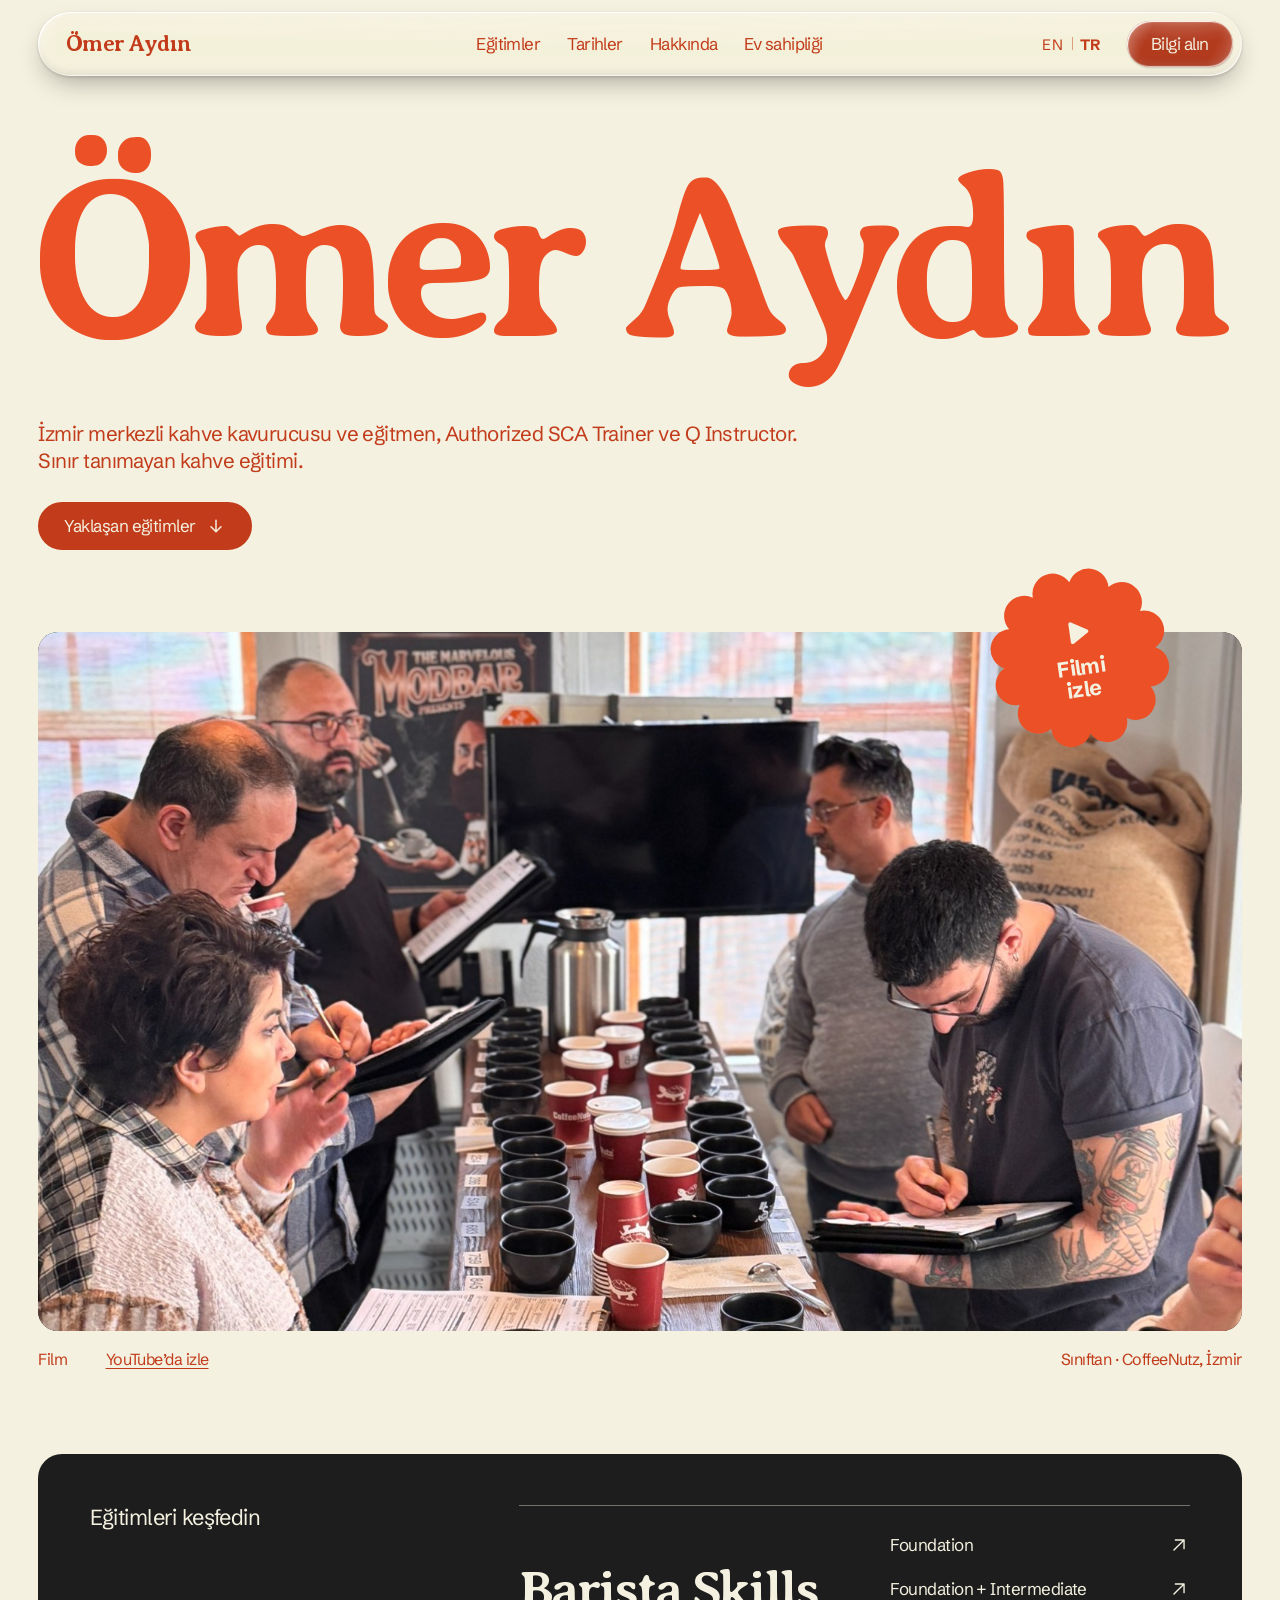
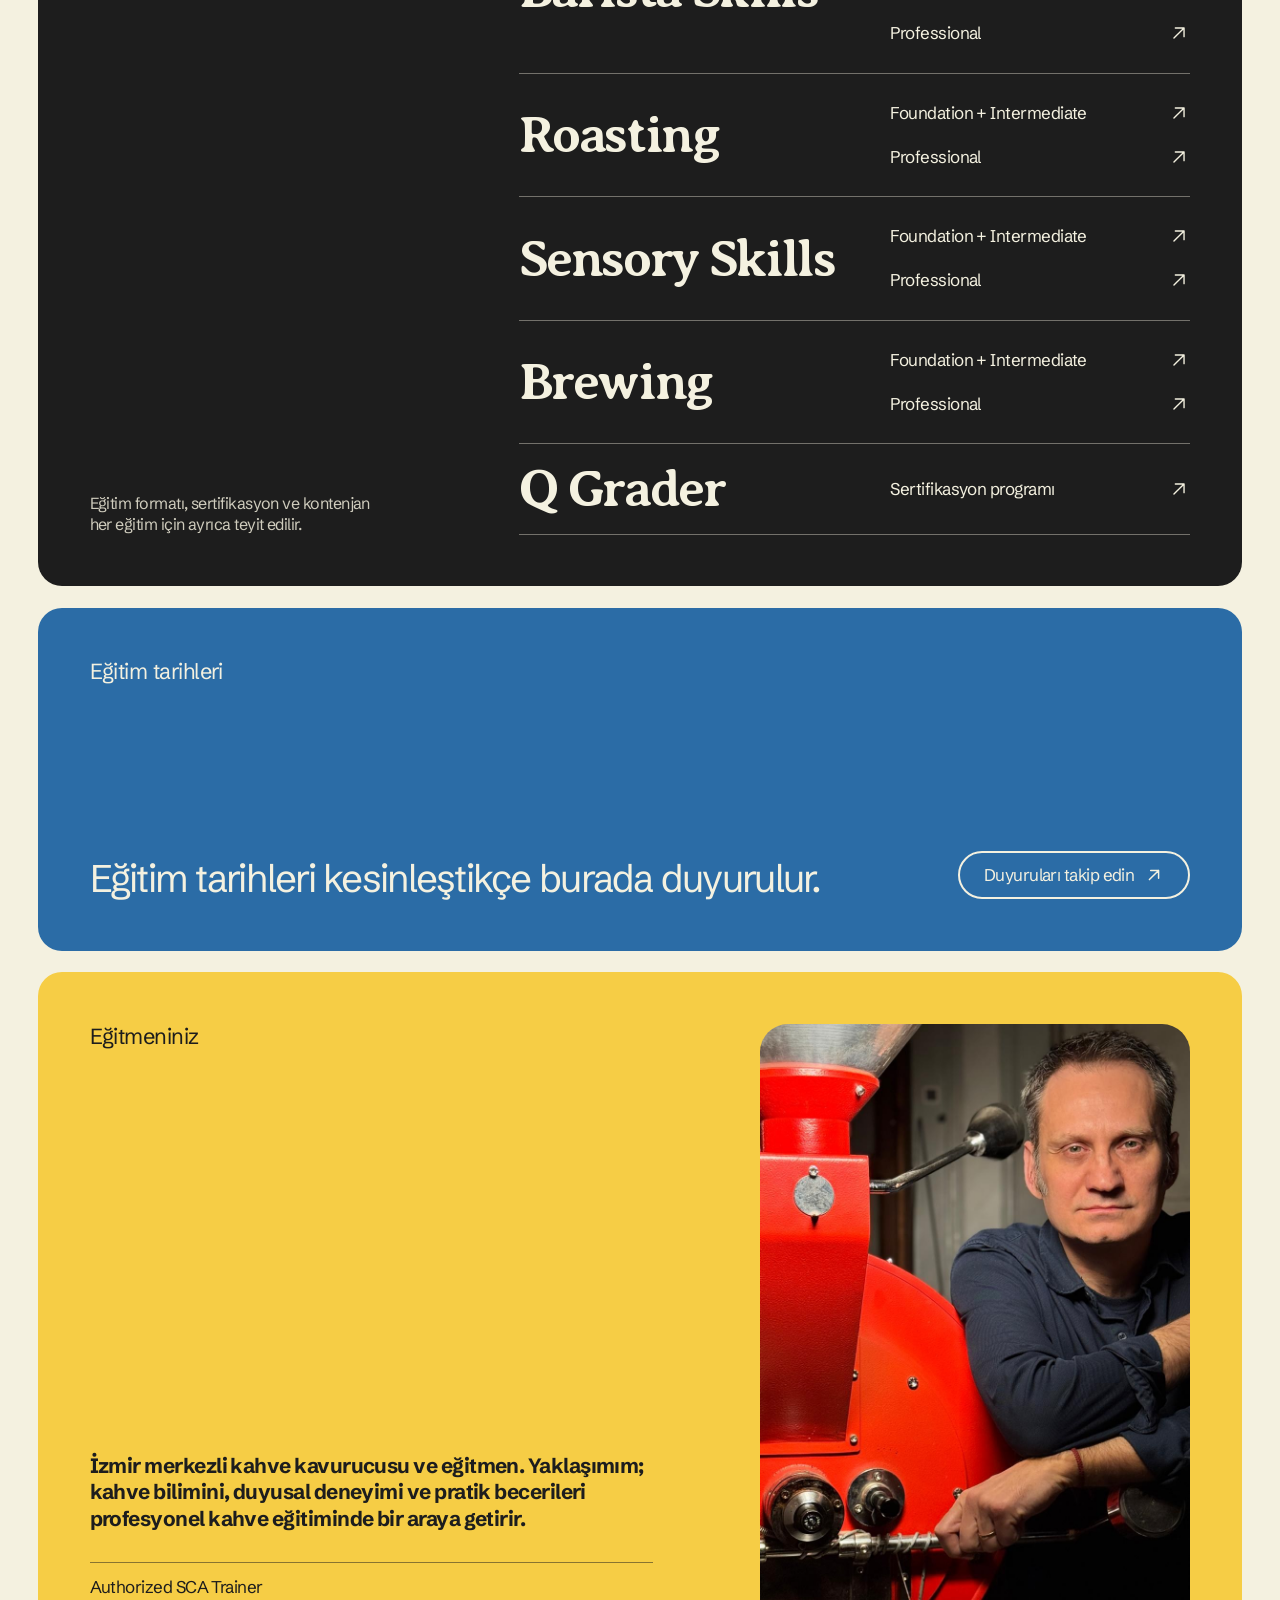
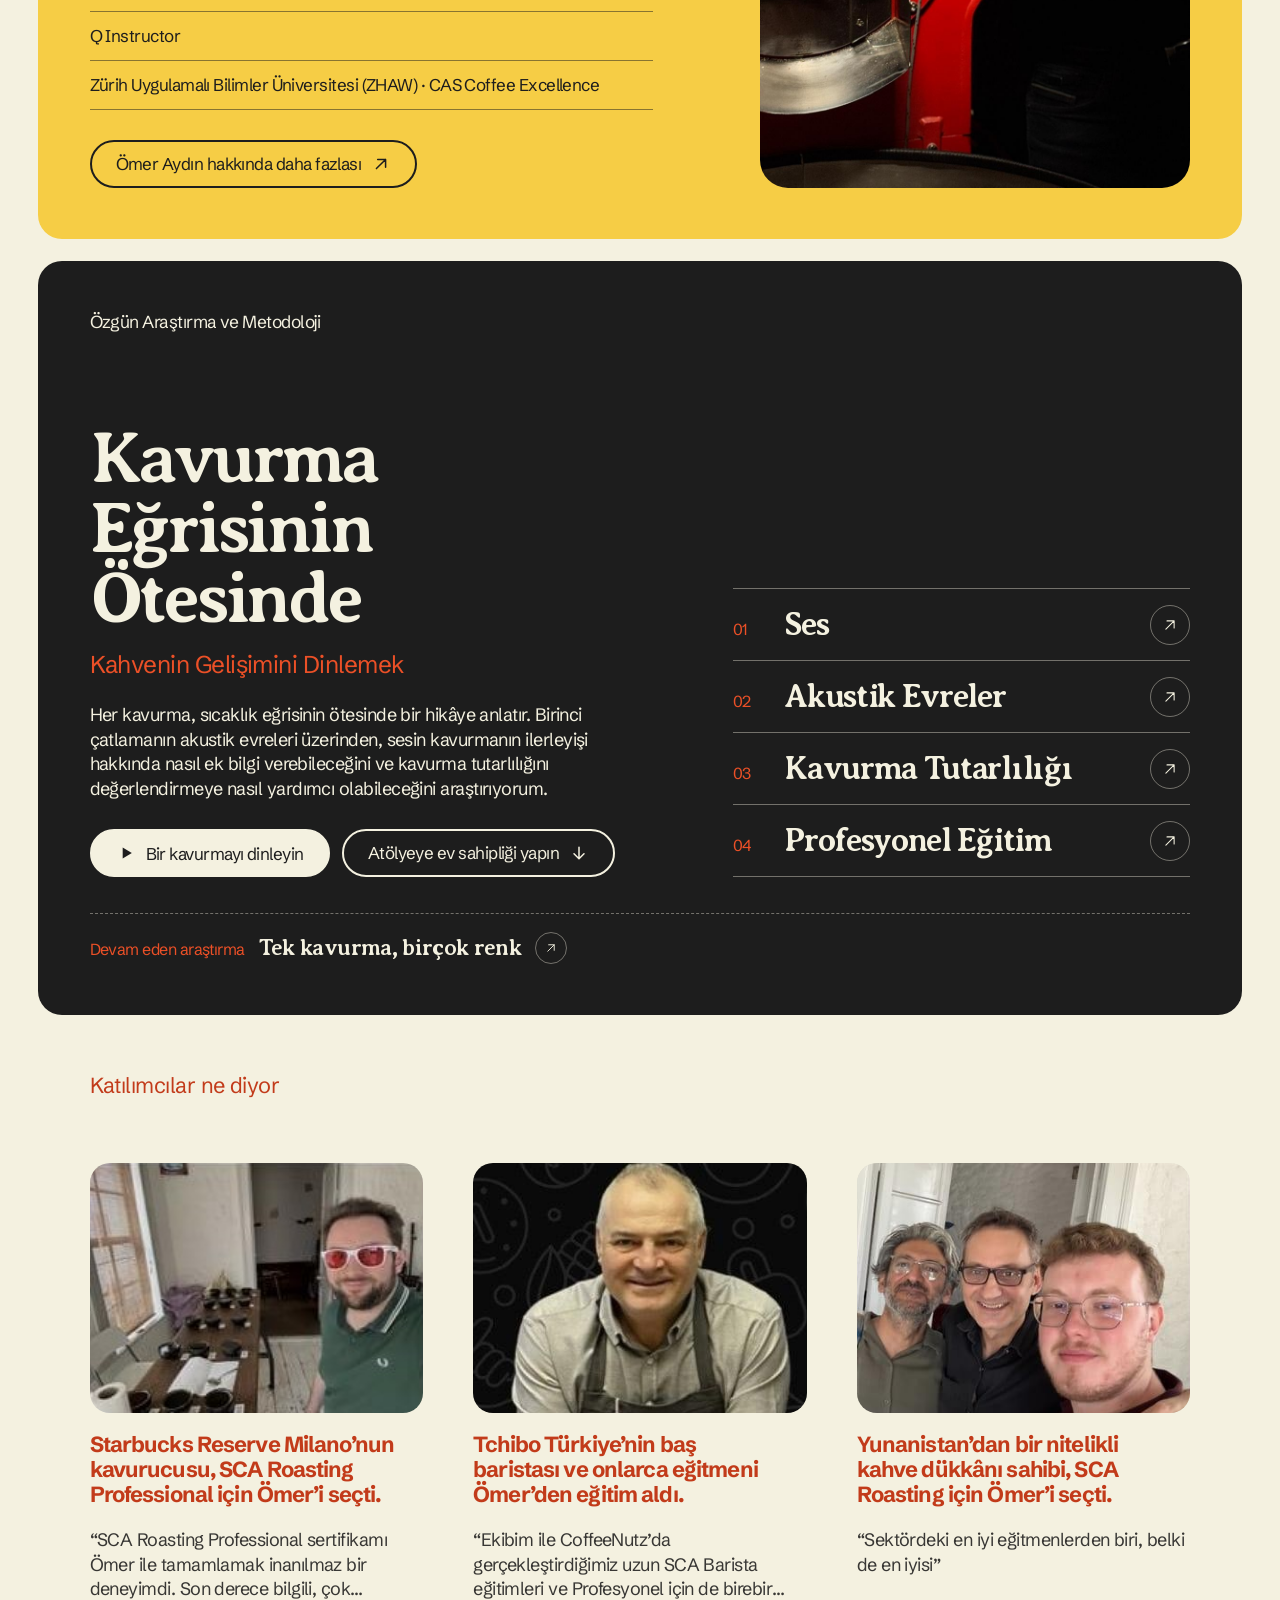
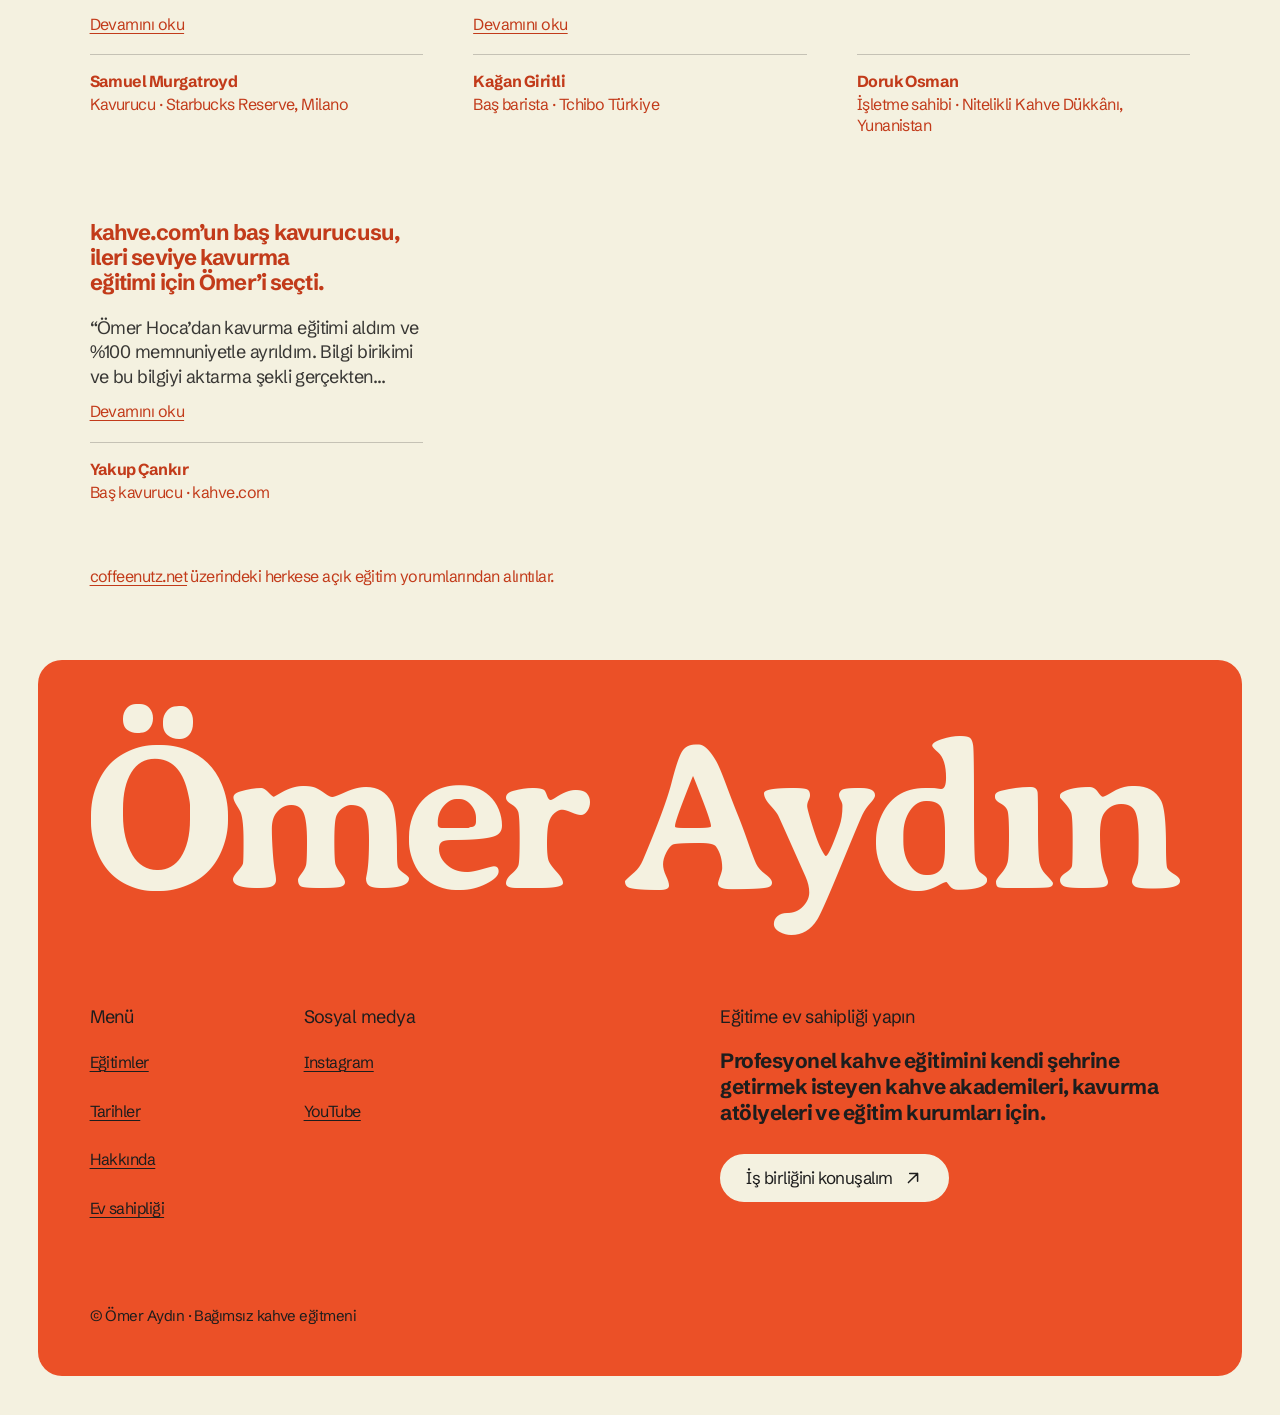
<file: tr.html>
<!doctype html>
<html lang="tr">
<head>
<meta charset="utf-8">
<meta name="viewport" content="width=device-width,initial-scale=1">
<title>Ömer Aydın | Dünya Çapında Kahve Eğitimi</title>
<meta name="description" content="Authorized SCA Trainer ve Q Instructor Ömer Aydın ile uluslararası kahve eğitimi.">
<meta name="version" content="v2026-11-28a">
<meta name="theme-color" content="#F4F1E0">
<link rel="icon" href="favicon.ico?v=2026-11-19c" sizes="32x32">
<link rel="icon" href="favicon.svg?v=2026-11-19c" type="image/svg+xml">
<link rel="apple-touch-icon" href="apple-touch-icon.png?v=2026-11-19c">
<link rel="canonical" href="https://omeraydin.coffee/tr">
<link rel="alternate" hreflang="en" href="https://omeraydin.coffee/">
<link rel="alternate" hreflang="tr" href="https://omeraydin.coffee/tr">
<link rel="alternate" hreflang="x-default" href="https://omeraydin.coffee/">
<meta property="og:type" content="website">
<meta property="og:site_name" content="Ömer Aydın">
<meta property="og:title" content="Ömer Aydın | Dünya Çapında Kahve Eğitimi">
<meta property="og:description" content="Authorized SCA Trainer ve Q Instructor Ömer Aydın ile uluslararası kahve eğitimi.">
<meta property="og:url" content="https://omeraydin.coffee/tr">
<meta property="og:image" content="https://omeraydin.coffee/assets/classroom.jpg">
<meta property="og:image:width" content="1600">
<meta property="og:image:height" content="1113">
<meta property="og:image:alt" content="Kahve eğitimi katılımcıları cupping masasında numuneleri değerlendiriyor">
<meta name="twitter:card" content="summary_large_image">
<link rel="preload" href="assets/fonts/averia-serif-libre-700.woff2" as="font" type="font/woff2" crossorigin>
<link rel="preload" href="assets/fonts/schibsted-grotesk-latin-400.woff2" as="font" type="font/woff2" crossorigin>
<link rel="preload" href="assets/fonts/schibsted-grotesk-latin-ext-400.woff2" as="font" type="font/woff2" crossorigin>
<link rel="preload" href="assets/fonts/serif-turkish-700.woff2" as="font" type="font/woff2" crossorigin>
<link rel="preconnect" href="https://efjvfggwnhqkunjvoyjb.supabase.co" crossorigin>
<link rel="stylesheet" href="style.css?v=2026-11-27a">
<script>
(function (d) {
  var h = d.documentElement, known = false;
  h.className = 'js';
  try {
    var kept = JSON.parse(localStorage.getItem('oa-site') || 'null'), keys = kept && typeof kept.hide === 'string' ? kept.hide : null;
    known = keys !== null;
    if (known && /^[a-z0-9:-]+( [a-z0-9:-]+)*$/.test(keys)) {
      var rule = d.createElement('style');
      rule.id = 'vis';
      rule.textContent = keys.split(' ').map(function (k) { return '[data-vis="' + k + '"],a[href="#' + k + '"]'; }).join(',') + '{display:none!important}';
      d.head.appendChild(rule);
    }
  } catch (e) {}
  if (!known) {
    /* first visit: the menu links wait for the answer about hidden blocks, at most half a second */
    h.className = 'js fresh';
    setTimeout(function () { h.classList.remove('fresh'); }, 450);
  }
})(document);
</script>
</head>
<body>
<a class="skip" href="#main">İçeriğe geç</a>
<div class="page" id="top">

<header class="hd" data-edit-group="Top bar and menu">
  <div class="hd-in">
    <a class="brand" href="#top">Ömer Aydın</a>
    <div class="lang lang-bar" role="group" aria-label="Dil"><a class="lang-go" href="./" hreflang="en" lang="en" title="English" aria-label="English">EN</a><span class="lang-on" aria-current="true" title="Türkçe">TR</span></div>
    <button class="menu-btn" type="button" aria-expanded="false" aria-controls="nav" aria-label="Menüyü aç">
      <svg viewBox="0 0 28 28" fill="none" stroke="currentColor" stroke-width="1.6" stroke-linecap="round" aria-hidden="true"><path d="M2 10h24"></path><path d="M2 18h24"></path></svg>
    </button>
    <nav class="nav" id="nav" aria-label="Ana menü">
      <a href="#courses" data-edit="tr:nav-courses" data-edit-name="Menu: Courses" data-edit-need>Eğitimler</a>
      <a href="#dates" data-edit="tr:nav-dates" data-edit-name="Menu: Dates" data-edit-need>Tarihler</a>
      <a href="#about" data-edit="tr:nav-about" data-edit-name="Menu: About" data-edit-need>Hakkında</a>
      <a href="#host" data-edit="tr:nav-host" data-edit-name="Menu: Host a course" data-edit-need>Ev sahipliği</a>
    </nav>
    <div class="hd-cta">
      <div class="lang" role="group" aria-label="Dil"><a class="lang-go" href="./" hreflang="en" lang="en" title="English" aria-label="English">EN</a><span class="lang-on" aria-current="true" title="Türkçe">TR</span></div>
      <a class="pill pill-glass" href="https://www.instagram.com/omeraydin.coffee/" data-edit="tr:nav-enquire" data-edit-name="Button in the top bar" data-edit-need>Bilgi alın</a>
    </div>
  </div>
</header>

<main id="main">

<section class="hero" data-vis="hero" data-vis-name="Opening: name and introduction" data-edit-group="Opening">
  <h1 class="wordmark"><span>Ömer</span> <span>Aydın</span></h1>
  <div class="hero-text">
    <p class="lead" data-edit="tr:hero-lead" data-edit-name="Introduction under the name">İzmir merkezli kahve kavurucusu ve eğitmen, Authorized SCA Trainer ve Q Instructor. Sınır tanımayan kahve eğitimi.</p>
    <a class="pill pill-solid" href="#dates">
      <span data-edit="tr:hero-button" data-edit-name="Button to the dates" data-edit-need>Yaklaşan eğitimler</span>
      <svg class="ic" viewBox="0 0 24 24" fill="none" stroke="currentColor" stroke-width="1.8" stroke-linecap="round" stroke-linejoin="round" aria-hidden="true"><path d="M12 5v14M6 13l6 6 6-6"></path></svg>
    </a>
  </div>
</section>

<section class="film-sec" data-vis="film" data-vis-name="Film" data-edit-group="Film">
  <a class="film" id="film" href="https://youtu.be/eTAqLuLb1LA">
    <span class="film-frame" data-surface="media">
      <img src="assets/classroom.jpg" alt="Kahve eğitimi katılımcıları cupping masasında numuneleri değerlendiriyor" width="1600" height="1113" fetchpriority="high">
    </span>
    <span class="stk">
      <svg viewBox="0 0 100 100" aria-hidden="true"><path fill="#EB5027" d="M50.00 8.00A11.10 11.10 0 0 1 71.00 13.63A11.10 11.10 0 0 1 86.37 29.00A11.10 11.10 0 0 1 92.00 50.00A11.10 11.10 0 0 1 86.37 71.00A11.10 11.10 0 0 1 71.00 86.37A11.10 11.10 0 0 1 50.00 92.00A11.10 11.10 0 0 1 29.00 86.37A11.10 11.10 0 0 1 13.63 71.00A11.10 11.10 0 0 1 8.00 50.00A11.10 11.10 0 0 1 13.63 29.00A11.10 11.10 0 0 1 29.00 13.63A11.10 11.10 0 0 1 50.00 8.00Z"></path></svg>
      <span class="stk-label">
        <svg viewBox="0 0 24 24" fill="currentColor" stroke="currentColor" stroke-width="2.4" stroke-linejoin="round" aria-hidden="true"><path d="M8.5 6v12l10-6z"></path></svg>
        <span data-edit="tr:film-watch" data-edit-name="Round label on the film, two lines" data-edit-need>Filmi<br>izle</span>
      </span>
    </span>
  </a>
  <div class="caption">
    <div class="caption-l" id="film-caption">
      <span>Film</span>
      <a class="u" id="film-link" href="https://youtu.be/eTAqLuLb1LA" data-edit="tr:film-link" data-edit-name="Link under the film" data-edit-need>YouTube’da izle</a>
    </div>
    <span data-edit="tr:film-note" data-edit-name="Line under the film, at the right">Sınıftan · CoffeeNutz, İzmir</span>
  </div>
</section>

<section class="panel panel-black courses" id="courses" data-surface="dark" data-vis="courses" data-vis-name="Explore the courses" data-edit-group="Explore the courses">
  <div class="panel-side">
    <h2 class="label" data-edit="tr:courses-label" data-edit-name="Label" data-edit-need>Eğitimleri keşfedin</h2>
    <p class="note" data-edit="tr:courses-note" data-edit-name="Note under the label">Eğitim formatı, sertifikasyon ve kontenjan her eğitim için ayrıca teyit edilir.</p>
  </div>
  <ul class="course-list">
    <li class="course" data-vis="course:barista">
      <h3 class="course-name" data-edit="tr:course-barista" data-edit-name="Course: Barista Skills" data-edit-need>Barista Skills</h3>
      <div class="levels">
        <a class="lvl" data-vis="level:barista-foundation" href="https://www.coffeenutz.net/products/barista-egitimi-sca-sertifikali-foundation" aria-label="Barista Skills, Foundation, coffeenutz.net üzerinden kayıt"><span data-edit="tr:level-foundation" data-edit-name="Level: Foundation" data-edit-need>Foundation</span><svg viewBox="0 0 24 24" fill="none" stroke="currentColor" stroke-width="1.5" stroke-linecap="round" stroke-linejoin="round" aria-hidden="true"><path d="M6.5 17.5l11-11M8 6.5h9.5V16"></path></svg></a>
        <a class="lvl" data-vis="level:barista-fi" href="https://www.coffeenutz.net/products/sca-barista-foundation-intermediate" aria-label="Barista Skills, Foundation + Intermediate, coffeenutz.net üzerinden kayıt"><span data-edit="tr:level-fi" data-edit-name="Level: Foundation + Intermediate" data-edit-need>Foundation + Intermediate</span><svg viewBox="0 0 24 24" fill="none" stroke="currentColor" stroke-width="1.5" stroke-linecap="round" stroke-linejoin="round" aria-hidden="true"><path d="M6.5 17.5l11-11M8 6.5h9.5V16"></path></svg></a>
        <a class="lvl" data-vis="level:barista-pro" href="https://www.coffeenutz.net/products/barista-professional" aria-label="Barista Skills, Professional, coffeenutz.net üzerinden kayıt"><span data-edit="tr:level-pro" data-edit-name="Level: Professional" data-edit-need>Professional</span><svg viewBox="0 0 24 24" fill="none" stroke="currentColor" stroke-width="1.5" stroke-linecap="round" stroke-linejoin="round" aria-hidden="true"><path d="M6.5 17.5l11-11M8 6.5h9.5V16"></path></svg></a>
      </div>
    </li>
    <li class="course" data-vis="course:roasting">
      <h3 class="course-name" data-edit="tr:course-roasting" data-edit-name="Course: Roasting" data-edit-need>Roasting</h3>
      <div class="levels">
        <a class="lvl" data-vis="level:roasting-fi" href="https://www.coffeenutz.net/products/roasting-foundation-intermediate" aria-label="Roasting, Foundation + Intermediate, coffeenutz.net üzerinden kayıt"><span data-edit="tr:level-fi" data-edit-name="Level: Foundation + Intermediate" data-edit-need>Foundation + Intermediate</span><svg viewBox="0 0 24 24" fill="none" stroke="currentColor" stroke-width="1.5" stroke-linecap="round" stroke-linejoin="round" aria-hidden="true"><path d="M6.5 17.5l11-11M8 6.5h9.5V16"></path></svg></a>
        <a class="lvl" data-vis="level:roasting-pro" href="https://www.coffeenutz.net/products/roasting-professional" aria-label="Roasting, Professional, coffeenutz.net üzerinden kayıt"><span data-edit="tr:level-pro" data-edit-name="Level: Professional" data-edit-need>Professional</span><svg viewBox="0 0 24 24" fill="none" stroke="currentColor" stroke-width="1.5" stroke-linecap="round" stroke-linejoin="round" aria-hidden="true"><path d="M6.5 17.5l11-11M8 6.5h9.5V16"></path></svg></a>
      </div>
    </li>
    <li class="course" data-vis="course:sensory">
      <h3 class="course-name" data-edit="tr:course-sensory" data-edit-name="Course: Sensory Skills" data-edit-need>Sensory Skills</h3>
      <div class="levels">
        <a class="lvl" data-vis="level:sensory-fi" href="https://www.coffeenutz.net/products/sca-sensory-skills-foundation-intermediate" aria-label="Sensory Skills, Foundation + Intermediate, coffeenutz.net üzerinden kayıt"><span data-edit="tr:level-fi" data-edit-name="Level: Foundation + Intermediate" data-edit-need>Foundation + Intermediate</span><svg viewBox="0 0 24 24" fill="none" stroke="currentColor" stroke-width="1.5" stroke-linecap="round" stroke-linejoin="round" aria-hidden="true"><path d="M6.5 17.5l11-11M8 6.5h9.5V16"></path></svg></a>
        <a class="lvl" data-vis="level:sensory-pro" href="https://www.coffeenutz.net/products/sca-sensory-skills-professional" aria-label="Sensory Skills, Professional, coffeenutz.net üzerinden kayıt"><span data-edit="tr:level-pro" data-edit-name="Level: Professional" data-edit-need>Professional</span><svg viewBox="0 0 24 24" fill="none" stroke="currentColor" stroke-width="1.5" stroke-linecap="round" stroke-linejoin="round" aria-hidden="true"><path d="M6.5 17.5l11-11M8 6.5h9.5V16"></path></svg></a>
      </div>
    </li>
    <li class="course" data-vis="course:brewing">
      <h3 class="course-name" data-edit="tr:course-brewing" data-edit-name="Course: Brewing" data-edit-need>Brewing</h3>
      <div class="levels">
        <a class="lvl" data-vis="level:brewing-fi" href="https://www.coffeenutz.net/products/sca-brewing-foundation-intermediate" aria-label="Brewing, Foundation + Intermediate, coffeenutz.net üzerinden kayıt"><span data-edit="tr:level-fi" data-edit-name="Level: Foundation + Intermediate" data-edit-need>Foundation + Intermediate</span><svg viewBox="0 0 24 24" fill="none" stroke="currentColor" stroke-width="1.5" stroke-linecap="round" stroke-linejoin="round" aria-hidden="true"><path d="M6.5 17.5l11-11M8 6.5h9.5V16"></path></svg></a>
        <a class="lvl" data-vis="level:brewing-pro" href="https://www.coffeenutz.net/products/sca-brewing-professional" aria-label="Brewing, Professional, coffeenutz.net üzerinden kayıt"><span data-edit="tr:level-pro" data-edit-name="Level: Professional" data-edit-need>Professional</span><svg viewBox="0 0 24 24" fill="none" stroke="currentColor" stroke-width="1.5" stroke-linecap="round" stroke-linejoin="round" aria-hidden="true"><path d="M6.5 17.5l11-11M8 6.5h9.5V16"></path></svg></a>
      </div>
    </li>
    <li class="course" data-vis="course:q">
      <h3 class="course-name" data-edit="tr:course-q" data-edit-name="Course: Q Grader" data-edit-need>Q Grader</h3>
      <div class="levels">
        <a class="lvl" data-vis="level:q-programme" href="https://www.coffeenutz.net/products/q-grader" aria-label="Q Grader, Sertifikasyon programı, coffeenutz.net üzerinden kayıt"><span data-edit="tr:level-programme" data-edit-name="Level of Q Grader: Certification programme" data-edit-need>Sertifikasyon programı</span><svg viewBox="0 0 24 24" fill="none" stroke="currentColor" stroke-width="1.5" stroke-linecap="round" stroke-linejoin="round" aria-hidden="true"><path d="M6.5 17.5l11-11M8 6.5h9.5V16"></path></svg></a>
      </div>
    </li>
  </ul>
</section>

<section class="panel panel-blue dates" id="dates" data-surface="dark" data-vis="dates" data-vis-name="Training dates" data-edit-group="Training dates">
  <h2 class="label" data-edit="tr:dates-label" data-edit-name="Label" data-edit-need>Eğitim tarihleri</h2>
  <div class="dates-body">
    <div class="dates-main" id="dates-list">
      <p class="dates-empty" data-edit="tr:dates-empty" data-edit-name="Shown while no date is listed">Eğitim tarihleri kesinleştikçe burada duyurulur.</p>
    </div>
    <a class="pill pill-line-cream" href="https://www.instagram.com/omeraydin.coffee/">
      <span data-edit="tr:dates-follow" data-edit-name="Button under the dates" data-edit-need>Duyuruları takip edin</span>
      <svg class="ic" viewBox="0 0 24 24" fill="none" stroke="currentColor" stroke-width="1.8" stroke-linecap="round" stroke-linejoin="round" aria-hidden="true"><path d="M6.5 17.5l11-11M8 6.5h9.5V16"></path></svg>
    </a>
  </div>
</section>

<section class="panel panel-yellow about" id="about" data-vis="about" data-vis-name="Your instructor" data-edit-group="Your instructor">
  <div class="about-text">
    <h2 class="label" data-edit="tr:about-label" data-edit-name="Label" data-edit-need>Eğitmeniniz</h2>
    <div class="about-body">
      <p class="statement" data-edit="tr:about-text" data-edit-name="Paragraph">İzmir merkezli kahve kavurucusu ve eğitmen. Yaklaşımım; kahve bilimini, duyusal deneyimi ve pratik becerileri profesyonel kahve eğitiminde bir araya getirir.</p>
      <ul class="creds" data-edit="tr:about-creds" data-edit-name="Credentials, one line each">
        <li>Authorized SCA Trainer</li>
        <li>Q Instructor</li>
        <li>Zürih Uygulamalı Bilimler Üniversitesi (ZHAW) · CAS Coffee Excellence</li>
      </ul>
      <a class="pill pill-line-ink" id="bg-open" href="https://coffeenutz.net/">
        <span data-edit="tr:about-more" data-edit-name="Link that opens the pop-up" data-edit-need>Ömer&nbsp;Aydın hakkında daha fazlası</span>
        <svg class="ic" viewBox="0 0 24 24" fill="none" stroke="currentColor" stroke-width="1.8" stroke-linecap="round" stroke-linejoin="round" aria-hidden="true"><path d="M6.5 17.5l11-11M8 6.5h9.5V16"></path></svg>
      </a>
    </div>
  </div>
  <div class="about-photo">
    <img id="portrait" data-surface="media" src="assets/portrait.jpg" alt="Ömer Aydın kırmızı bir kahve kavurma makinesine yaslanmış" width="900" height="1600" loading="lazy">
  </div>
</section>

<section class="panel panel-black research" id="research" data-surface="dark" data-vis="research" data-vis-name="Original Research &amp; Methodology" data-edit-group="Original Research &amp; Methodology">
  <div class="research-text">
    <h2 class="label" data-edit="tr:rm-label" data-edit-name="Label" data-edit-need>Özgün Araştırma ve Metodoloji</h2>
    <div class="research-body">
      <p class="research-title" data-edit="tr:rm-title" data-edit-name="Title" data-edit-need>Kavurma Eğrisinin Ötesinde</p>
      <p class="research-sub" data-edit="tr:rm-sub" data-edit-name="Line under the title">Kahvenin Gelişimini Dinlemek</p>
      <p class="research-say" data-edit="tr:rm-text" data-edit-name="Paragraph">Her kavurma, sıcaklık eğrisinin ötesinde bir hikâye anlatır. Birinci çatlamanın akustik evreleri üzerinden, sesin kavurmanın ilerleyişi hakkında nasıl ek bilgi verebileceğini ve kavurma tutarlılığını değerlendirmeye nasıl yardımcı olabileceğini araştırıyorum.</p>
      <div class="research-acts">
        <button class="pill pill-cream" id="hear" type="button" aria-pressed="false" hidden>
          <svg class="ic ic-play" viewBox="0 0 24 24" fill="currentColor" aria-hidden="true"><path d="M8 5.5v13l11-6.5z"></path></svg>
          <svg class="ic ic-pause" viewBox="0 0 24 24" fill="currentColor" aria-hidden="true"><path d="M7 5.5h3.5v13H7zM13.5 5.5H17v13h-3.5z"></path></svg>
          <span data-edit="tr:rm-hear" data-edit-name="Button that plays the recording" data-edit-need>Bir kavurmayı dinleyin</span>
        </button>
        <a class="pill pill-line-cream" href="#host">
          <span data-edit="tr:rm-host" data-edit-name="Button to “Host a course”" data-edit-need>Atölyeye ev sahipliği yapın</span>
          <svg class="ic" viewBox="0 0 24 24" fill="none" stroke="currentColor" stroke-width="1.8" stroke-linecap="round" stroke-linejoin="round" aria-hidden="true"><path d="M12 5v14M6 13l6 6 6-6"></path></svg>
        </a>
      </div>
    </div>
  </div>
  <ol class="research-steps" data-edit="tr:rm-steps" data-edit-name="The steps, one line each">
    <li>Ses</li>
    <li>Akustik Evreler</li>
    <li>Kavurma Tutarlılığı</li>
    <li>Profesyonel Eğitim</li>
  </ol>

  <!-- what opens behind the first four steps: one sheet each. The words below are first drafts: each can be changed in
       the site manager (Research). A step opens while its sheet has a headline or a text. A figure with data-photo
       shows the picture chosen for it in the site manager; without one it shows the picture of the site files that
       data-photo-file names, and without either it is left out. -->
  <dialog class="bg step" id="sheet-1" data-vis="sheet:1" data-vis-name="Pop-up behind step 01" data-edit-group="Pop-up behind step 01" aria-labelledby="sheet-1-name">
    <div class="bg-in">
      <div class="bg-head">
        <p class="step-kicker" id="sheet-1-name" tabindex="-1" autofocus><b>01</b> <span class="step-name"></span></p>
        <button class="bg-x" type="button" data-close aria-label="Kapat">
          <svg viewBox="0 0 24 24" fill="none" stroke="currentColor" stroke-width="1.8" stroke-linecap="round" aria-hidden="true"><path d="M5 5l14 14M19 5L5 19"></path></svg>
        </button>
      </div>
      <p class="statement" data-edit="tr:rm-s1-head" data-edit-name="Headline">Prob tamburu ölçer. Ses çekirdeği ölçer.</p>
      <p class="step-text" data-edit="tr:rm-s1-text" data-edit-name="Text">Sıcaklık probu, çekirdeklerin çevresindeki metali ve sıcak havayı okur. Çatlamalar ise çekirdeklerin içinden gelir: binlerce küçük basınç boşalması, her biri kendi durumunu haber veren bir çekirdek.</p>
      <figure class="figbox fig-photo" data-photo="rm:s1-photo" data-photo-name="Picture" data-photo-file="assets/research/bench-800x1000.jpg" hidden>
        <span class="step-data photo-alt" data-edit="tr:rm-s1-photo-alt" data-edit-name="What the picture shows" data-edit-hint="One sentence for visitors who cannot see the picture: a screen reader reads it out. It is not shown on the page.">Numune kavurma makinesinin ve soğutma tepsisinin yanında, sehpa üzerinde bir ses kayıt cihazı. Arkalarında iki ekran duruyor.</span>
        <figcaption data-edit="tr:rm-s1-photo-note" data-edit-name="Line under the picture">Nasıl kaydediyorum: numune kavurma makinesinin yanında bir ses kayıt cihazı, ekranda kavurma eğrisi ve sesin frekansları.</figcaption>
      </figure>
      <figure class="figbox dark fig-sound" id="fig-sound" hidden>
        <div class="wave" data-for="assets/sounds/first-crack.mp3" data-seconds="36.02">
          <svg viewBox="0 0 720 120" preserveAspectRatio="none" aria-hidden="true"><path id="wave-line" d="M1.0 49.1V70.9M3.0 51.5V68.5M5.0 51.9V68.1M7.0 48.6V71.4M9.0 51.6V68.4M11.0 45.4V74.6M13.0 51.7V68.3M15.0 52.5V67.5M17.0 50.5V69.5M19.0 51.9V68.1M21.0 52.1V67.9M23.0 49.6V70.4M25.0 50.4V69.6M27.0 47.6V72.4M29.0 51.1V68.9M31.0 52.0V68.0M33.0 49.6V70.4M35.0 49.2V70.8M37.0 51.5V68.5M39.0 50.3V69.7M41.0 51.4V68.6M43.0 52.6V67.4M45.0 51.1V68.9M47.0 50.4V69.6M49.0 51.2V68.8M51.0 51.0V69.0M53.0 51.7V68.3M55.0 51.9V68.1M57.0 50.8V69.2M59.0 52.6V67.4M61.0 51.8V68.2M63.0 51.1V68.9M65.0 49.6V70.4M67.0 50.6V69.4M69.0 48.9V71.1M71.0 48.6V71.4M73.0 48.7V71.3M75.0 50.6V69.4M77.0 50.5V69.5M79.0 50.4V69.6M81.0 50.1V69.9M83.0 49.9V70.1M85.0 51.4V68.6M87.0 50.7V69.3M89.0 49.7V70.3M91.0 50.8V69.2M93.0 52.5V67.5M95.0 51.5V68.5M97.0 51.5V68.5M99.0 47.0V73.0M101.0 51.2V68.8M103.0 51.6V68.4M105.0 50.7V69.3M107.0 51.0V69.0M109.0 52.8V67.2M111.0 51.4V68.6M113.0 52.7V67.3M115.0 50.8V69.2M117.0 50.1V69.9M119.0 52.3V67.7M121.0 51.0V69.0M123.0 51.7V68.3M125.0 53.3V66.7M127.0 51.4V68.6M129.0 44.5V75.5M131.0 49.4V70.6M133.0 48.6V71.4M135.0 51.6V68.4M137.0 50.4V69.6M139.0 40.0V80.0M141.0 51.1V68.9M143.0 50.2V69.8M145.0 49.6V70.4M147.0 49.6V70.4M149.0 47.7V72.3M151.0 50.8V69.2M153.0 49.2V70.8M155.0 36.6V83.4M157.0 34.4V85.6M159.0 46.3V73.7M161.0 44.9V75.1M163.0 49.2V70.8M165.0 47.9V72.1M167.0 48.2V71.8M169.0 50.0V70.0M171.0 20.8V99.2M173.0 21.3V98.7M175.0 39.4V80.6M177.0 44.3V75.7M179.0 48.1V71.9M181.0 46.5V73.5M183.0 48.6V71.4M185.0 49.5V70.5M187.0 48.6V71.4M189.0 50.0V70.0M191.0 52.1V67.9M193.0 50.5V69.5M195.0 50.5V69.5M197.0 38.5V81.5M199.0 50.9V69.1M201.0 52.1V67.9M203.0 50.0V70.0M205.0 51.4V68.6M207.0 52.5V67.5M209.0 46.1V73.9M211.0 51.7V68.3M213.0 50.1V69.9M215.0 37.9V82.1M217.0 52.3V67.7M219.0 49.6V70.4M221.0 36.4V83.6M223.0 51.6V68.4M225.0 50.6V69.4M227.0 50.6V69.4M229.0 49.2V70.8M231.0 46.9V73.1M233.0 34.1V85.9M235.0 17.8V102.2M237.0 32.4V87.6M239.0 43.3V76.7M241.0 46.6V73.4M243.0 50.8V69.2M245.0 49.3V70.7M247.0 48.9V71.1M249.0 49.4V70.6M251.0 48.2V71.8M253.0 50.0V70.0M255.0 51.6V68.4M257.0 50.4V69.6M259.0 51.3V68.7M261.0 52.1V67.9M263.0 50.1V69.9M265.0 50.6V69.4M267.0 45.5V74.5M269.0 51.0V69.0M271.0 51.8V68.2M273.0 49.4V70.6M275.0 50.9V69.1M277.0 51.2V68.8M279.0 49.9V70.1M281.0 50.5V69.5M283.0 51.6V68.4M285.0 49.4V70.6M287.0 49.3V70.7M289.0 39.2V80.8M291.0 51.3V68.7M293.0 52.2V67.8M295.0 48.7V71.3M297.0 49.9V70.1M299.0 52.3V67.7M301.0 50.2V69.8M303.0 50.1V69.9M305.0 52.5V67.5M307.0 51.0V69.0M309.0 51.7V68.3M311.0 49.0V71.0M313.0 49.3V70.7M315.0 44.4V75.6M317.0 51.4V68.6M319.0 50.6V69.4M321.0 52.3V67.7M323.0 51.6V68.4M325.0 51.9V68.1M327.0 51.4V68.6M329.0 50.0V70.0M331.0 51.4V68.6M333.0 51.5V68.5M335.0 49.6V70.4M337.0 52.1V67.9M339.0 46.8V73.2M341.0 50.4V69.6M343.0 49.1V70.9M345.0 49.6V70.4M347.0 51.1V68.9M349.0 50.0V70.0M351.0 48.4V71.6M353.0 51.4V68.6M355.0 51.2V68.8M357.0 49.6V70.4M359.0 51.0V69.0M361.0 47.8V72.2M363.0 44.9V75.1M365.0 50.1V69.9M367.0 48.6V71.4M369.0 50.3V69.7M371.0 51.6V68.4M373.0 50.9V69.1M375.0 50.8V69.2M377.0 49.6V70.4M379.0 49.0V71.0M381.0 51.0V69.0M383.0 50.3V69.7M385.0 50.7V69.3M387.0 49.5V70.5M389.0 50.6V69.4M391.0 51.6V68.4M393.0 50.2V69.8M395.0 50.2V69.8M397.0 52.3V67.7M399.0 49.6V70.4M401.0 36.3V83.7M403.0 52.1V67.9M405.0 50.3V69.7M407.0 48.9V71.1M409.0 50.4V69.6M411.0 26.9V93.1M413.0 44.5V75.5M415.0 51.2V68.8M417.0 37.8V82.2M419.0 50.0V70.0M421.0 50.7V69.3M423.0 51.1V68.9M425.0 50.9V69.1M427.0 49.0V71.0M429.0 41.8V78.2M431.0 50.2V69.8M433.0 50.0V70.0M435.0 51.1V68.9M437.0 51.3V68.7M439.0 50.9V69.1M441.0 46.3V73.7M443.0 43.0V77.0M445.0 47.1V72.9M447.0 51.0V69.0M449.0 48.5V71.5M451.0 51.5V68.5M453.0 51.8V68.2M455.0 48.2V71.8M457.0 51.4V68.6M459.0 44.2V75.8M461.0 49.2V70.8M463.0 48.0V72.0M465.0 47.8V72.2M467.0 50.2V69.8M469.0 52.3V67.7M471.0 17.1V102.9M473.0 50.7V69.3M475.0 51.2V68.8M477.0 51.0V69.0M479.0 51.8V68.2M481.0 49.1V70.9M483.0 50.2V69.8M485.0 50.5V69.5M487.0 49.6V70.4M489.0 51.9V68.1M491.0 51.4V68.6M493.0 48.7V71.3M495.0 50.4V69.6M497.0 48.1V71.9M499.0 50.1V69.9M501.0 52.3V67.7M503.0 49.5V70.5M505.0 49.5V70.5M507.0 50.6V69.4M509.0 45.8V74.2M511.0 51.0V69.0M513.0 38.8V81.2M515.0 49.3V70.7M517.0 51.6V68.4M519.0 51.6V68.4M521.0 27.5V92.5M523.0 50.0V70.0M525.0 48.7V71.3M527.0 51.2V68.8M529.0 49.1V70.9M531.0 50.3V69.7M533.0 49.9V70.1M535.0 51.4V68.6M537.0 50.8V69.2M539.0 50.2V69.8M541.0 48.5V71.5M543.0 50.2V69.8M545.0 50.6V69.4M547.0 50.3V69.7M549.0 50.8V69.2M551.0 46.2V73.8M553.0 49.2V70.8M555.0 51.6V68.4M557.0 49.2V70.8M559.0 50.6V69.4M561.0 50.4V69.6M563.0 49.4V70.6M565.0 49.1V70.9M567.0 50.5V69.5M569.0 49.9V70.1M571.0 51.4V68.6M573.0 37.0V83.0M575.0 49.8V70.2M577.0 51.6V68.4M579.0 41.7V78.3M581.0 50.6V69.4M583.0 50.7V69.3M585.0 43.2V76.8M587.0 49.8V70.2M589.0 50.3V69.7M591.0 49.1V70.9M593.0 41.3V78.7M595.0 49.8V70.2M597.0 23.7V96.3M599.0 51.6V68.4M601.0 50.7V69.3M603.0 49.5V70.5M605.0 47.2V72.8M607.0 48.9V71.1M609.0 49.6V70.4M611.0 50.4V69.6M613.0 36.3V83.7M615.0 50.4V69.6M617.0 45.1V74.9M619.0 50.3V69.7M621.0 50.9V69.1M623.0 47.7V72.3M625.0 44.0V76.0M627.0 50.3V69.7M629.0 47.5V72.5M631.0 50.8V69.2M633.0 46.6V73.4M635.0 49.5V70.5M637.0 33.8V86.2M639.0 49.9V70.1M641.0 48.4V71.6M643.0 50.8V69.2M645.0 50.0V70.0M647.0 49.9V70.1M649.0 49.2V70.8M651.0 51.3V68.7M653.0 52.3V67.7M655.0 50.3V69.7M657.0 50.4V69.6M659.0 50.5V69.5M661.0 49.9V70.1M663.0 48.0V72.0M665.0 50.3V69.7M667.0 50.3V69.7M669.0 50.7V69.3M671.0 47.5V72.5M673.0 48.0V72.0M675.0 50.7V69.3M677.0 40.2V79.8M679.0 48.1V71.9M681.0 51.0V69.0M683.0 6.0V114.0M685.0 50.8V69.2M687.0 51.0V69.0M689.0 47.7V72.3M691.0 28.9V91.1M693.0 49.8V70.2M695.0 48.6V71.4M697.0 52.1V67.9M699.0 50.9V69.1M701.0 51.0V69.0M703.0 50.4V69.6M705.0 45.2V74.8M707.0 50.0V70.0M709.0 50.8V69.2M711.0 40.8V79.2M713.0 45.9V74.1M715.0 40.9V79.1M717.0 50.3V69.7M719.0 50.2V69.8"></path></svg>
          <svg class="wave-done" viewBox="0 0 720 120" preserveAspectRatio="none" aria-hidden="true"><use href="#wave-line"></use></svg>
          <div class="wave-pops" aria-hidden="true"><i style="left:4.03%" data-t="1.45"></i><i style="left:9.64%" data-t="3.47"></i><i style="left:13.81%" data-t="4.97"></i><i style="left:18.03%" data-t="6.49"></i><i style="left:22.06%" data-t="7.94"></i><i style="left:29.83%" data-t="10.74"></i><i style="left:30.72%" data-t="11.06"></i><i style="left:32.81%" data-t="11.81"></i><i style="left:37.06%" data-t="13.34"></i><i style="left:40.31%" data-t="14.51"></i><i style="left:43.78%" data-t="15.76"></i><i style="left:50.64%" data-t="18.23"></i><i style="left:55.78%" data-t="20.08"></i><i style="left:57.06%" data-t="20.54"></i><i style="left:58.00%" data-t="20.88"></i><i style="left:59.67%" data-t="21.48"></i><i style="left:63.92%" data-t="23.01"></i><i style="left:65.53%" data-t="23.59"></i><i style="left:71.44%" data-t="25.72"></i><i style="left:72.42%" data-t="26.07"></i><i style="left:79.61%" data-t="28.66"></i><i style="left:80.53%" data-t="28.99"></i><i style="left:82.44%" data-t="29.68"></i><i style="left:83.08%" data-t="29.91"></i><i style="left:85.25%" data-t="30.69"></i><i style="left:85.86%" data-t="30.91"></i><i style="left:88.64%" data-t="31.91"></i><i style="left:94.28%" data-t="33.94"></i><i style="left:94.94%" data-t="34.18"></i><i style="left:96.00%" data-t="34.56"></i><i style="left:99.00%" data-t="35.64"></i></div>
          <div class="wave-head" aria-hidden="true"></div>
        </div>
        <div class="wave-bar" aria-hidden="true"><i></i></div>
        <div class="wave-foot">
          <button class="pill pill-sm pill-cream" id="hear2" type="button" aria-pressed="false"><svg class="ic ic-play" viewBox="0 0 24 24" fill="currentColor" aria-hidden="true"><path d="M8 5.5v13l11-6.5z"></path></svg><svg class="ic ic-pause" viewBox="0 0 24 24" fill="currentColor" aria-hidden="true"><path d="M7 5.5h3.5v13H7zM13.5 5.5H17v13h-3.5z"></path></svg><span></span></button>
          <span class="wave-time" aria-hidden="true"></span>
        </div>
        <figcaption data-edit="tr:rm-s1-note" data-edit-name="Line under the recording">Kavurmalarımdan birinin birinci çatlamasından 36 saniye; 21 Temmuz 2026’da kaydedildi. Çizginin altındaki her nokta bir çatlama: ilk altı saniyede üç, son altı saniyede yedi.</figcaption>
      </figure>
      <div class="step-nav">
        <button class="pill pill-line-ink" type="button" data-back><svg class="ic" viewBox="0 0 24 24" fill="none" stroke="currentColor" stroke-width="1.8" stroke-linecap="round" stroke-linejoin="round" aria-hidden="true"><path d="M19 12H5M11 6l-6 6 6 6"></path></svg><span>Geri</span></button>
        <button class="pill pill-solid" type="button" data-next><span>Sonraki: <span class="next-name"></span></span><svg class="ic" viewBox="0 0 24 24" fill="none" stroke="currentColor" stroke-width="1.8" stroke-linecap="round" stroke-linejoin="round" aria-hidden="true"><path d="M5 12h14M13 6l6 6-6 6"></path></svg></button>
        <button class="pill pill-line-ink" type="button" data-close>Kapat</button>
        <span class="step-dots" aria-hidden="true"></span>
      </div>
    </div>
  </dialog>
  <dialog class="bg step" id="sheet-2" data-vis="sheet:2" data-vis-name="Pop-up behind step 02" data-edit-group="Pop-up behind step 02" aria-labelledby="sheet-2-name">
    <div class="bg-in">
      <div class="bg-head">
        <p class="step-kicker" id="sheet-2-name" tabindex="-1" autofocus><b>02</b> <span class="step-name"></span></p>
        <button class="bg-x" type="button" data-close aria-label="Kapat">
          <svg viewBox="0 0 24 24" fill="none" stroke="currentColor" stroke-width="1.8" stroke-linecap="round" aria-hidden="true"><path d="M5 5l14 14M19 5L5 19"></path></svg>
        </button>
      </div>
      <p class="statement" data-edit="tr:rm-s2-head" data-edit-name="Headline">Çanı adlandırmak</p>
      <p class="step-text" data-edit="tr:rm-s2-text" data-edit-name="Text">Çatlamaları sayın, ses şiddetine (desibel) göre ağırlıklandırın; ortaya bir şekil çıkar: bir çan. Hızlı ya da yavaş, her kavurmada yükselir, tepe yapar ve söner. Bu çanın üzerinde, ilk çatlama olan A0’dan sonuncusu olan C1’e kadar altı noktaya ad veriyorum. Bu adlarla bir kavurucu, kararını birinci çatlamanın belirli bir noktasına bağlayabilir ve bir sonraki kavurmada tekrarlayabilir.</p>
      <figure class="figbox fig-bell" id="fig-bell">
        <div class="bell"></div>
        <ul class="step-data" data-edit="tr:rm-s2-points" data-edit-name="Points on the bell, one line each" data-edit-hint="One line per point, from the first to the last: a short name and, if you like, a colon and what the point stands for (A0: your words). What stands after the colon is listed under the bell. An empty field takes the bell away.">
          <li>A0: ilk çatlama</li>
          <li>A1: hızlanma</li>
          <li>B0: son dönemeç</li>
          <li>B1: tepe</li>
          <li>C0: kesinleşen düşüş</li>
          <li>C1: son çatlama</li>
        </ul>
        <ul class="step-data bell-axes" data-edit="tr:rm-s2-axes" data-edit-name="Words on the two axes of the bell" data-edit-hint="Two lines: first the word for the axis that points up, then the word for the axis along the bottom. An empty field leaves the axes without words.">
          <li>çatlama etkinliği</li>
          <li>zaman</li>
        </ul>
        <dl class="bell-key" hidden></dl>
        <figcaption data-edit="tr:rm-s2-note" data-edit-name="Line under the figure">Birinci çatlamanın altı noktasıyla şematik çizimi.</figcaption>
      </figure>
      <div class="step-nav">
        <button class="pill pill-line-ink" type="button" data-back><svg class="ic" viewBox="0 0 24 24" fill="none" stroke="currentColor" stroke-width="1.8" stroke-linecap="round" stroke-linejoin="round" aria-hidden="true"><path d="M19 12H5M11 6l-6 6 6 6"></path></svg><span>Geri</span></button>
        <button class="pill pill-solid" type="button" data-next><span>Sonraki: <span class="next-name"></span></span><svg class="ic" viewBox="0 0 24 24" fill="none" stroke="currentColor" stroke-width="1.8" stroke-linecap="round" stroke-linejoin="round" aria-hidden="true"><path d="M5 12h14M13 6l6 6-6 6"></path></svg></button>
        <button class="pill pill-line-ink" type="button" data-close>Kapat</button>
        <span class="step-dots" aria-hidden="true"></span>
      </div>
    </div>
  </dialog>
  <dialog class="bg step" id="sheet-3" data-vis="sheet:3" data-vis-name="Pop-up behind step 03" data-edit-group="Pop-up behind step 03" aria-labelledby="sheet-3-name">
    <div class="bg-in">
      <div class="bg-head">
        <p class="step-kicker" id="sheet-3-name" tabindex="-1" autofocus><b>03</b> <span class="step-name"></span></p>
        <button class="bg-x" type="button" data-close aria-label="Kapat">
          <svg viewBox="0 0 24 24" fill="none" stroke="currentColor" stroke-width="1.8" stroke-linecap="round" aria-hidden="true"><path d="M5 5l14 14M19 5L5 19"></path></svg>
        </button>
      </div>
      <p class="statement" data-edit="tr:rm-s3-head" data-edit-name="Headline">Kulakla tutarlı renk</p>
      <p class="step-text" data-edit="tr:rm-s3-text" data-edit-name="Text">Temmuz 2026’da, aynı kahvenin iki farklı günde aynı akustik bitiş noktasına kadar kavrulan üç numunesi 102,8, 103,0 ve 104,0 Agtron ölçüldü. Her değer birkaç okumanın ortalamasıdır. Üç değer arasındaki fark 1,2 puandır. Öğütülmüş numunenin düzlenme biçimindeki bir değişiklik tek başına okumayı 2,0 puan kaydırır; yani numuneler arasındaki fark, ölçüm hatasının kendisinden küçüktür. Sonraki yüzlerce kavurma da aynı sonucu vererek bu tutarlılığı doğruladı.</p>
      <figure class="figbox fig-roasts" id="fig-roasts">
        <div class="roasts"></div>
        <ul class="step-data" data-edit="tr:rm-s3-roasts" data-edit-name="Roasts in the figure, one line each" data-edit-hint="One line per roast: the measured value, then | and its label (102.8 | 7 Jul 14:40). A line with two values (101.9 - 105.9 | label) draws a band between them; its label is shown above the figure. An empty field takes the figure away.">
          <li>102,8 | 7 Tem 14:40</li>
          <li>103,0 | 7 Tem 16:08</li>
          <li>104,0 | 10 Tem 12:25</li>
          <li>101,9 - 105,9 | ±2,0: öğütülmüş numunenin düzlenmesindeki tek bir değişikliğin yol açtığı kayma</li>
        </ul>
        <p class="roasts-unit" data-edit="tr:rm-s3-axis" data-edit-name="Under the scale: what it measures">ölçülen öğütülmüş kahve rengi (Agtron)</p>
        <figcaption data-edit="tr:rm-s3-note" data-edit-name="Line under the figure">Ölçüm gürültüsü içinde aynı renk.</figcaption>
      </figure>
      <div class="step-nav">
        <button class="pill pill-line-ink" type="button" data-back><svg class="ic" viewBox="0 0 24 24" fill="none" stroke="currentColor" stroke-width="1.8" stroke-linecap="round" stroke-linejoin="round" aria-hidden="true"><path d="M19 12H5M11 6l-6 6 6 6"></path></svg><span>Geri</span></button>
        <button class="pill pill-solid" type="button" data-next><span>Sonraki: <span class="next-name"></span></span><svg class="ic" viewBox="0 0 24 24" fill="none" stroke="currentColor" stroke-width="1.8" stroke-linecap="round" stroke-linejoin="round" aria-hidden="true"><path d="M5 12h14M13 6l6 6-6 6"></path></svg></button>
        <button class="pill pill-line-ink" type="button" data-close>Kapat</button>
        <span class="step-dots" aria-hidden="true"></span>
      </div>
    </div>
  </dialog>
  <dialog class="bg step" id="sheet-4" data-vis="sheet:4" data-vis-name="Pop-up behind step 04" data-edit-group="Pop-up behind step 04" aria-labelledby="sheet-4-name">
    <div class="bg-in">
      <div class="bg-head">
        <p class="step-kicker" id="sheet-4-name" tabindex="-1" autofocus><b>04</b> <span class="step-name"></span></p>
        <button class="bg-x" type="button" data-close aria-label="Kapat">
          <svg viewBox="0 0 24 24" fill="none" stroke="currentColor" stroke-width="1.8" stroke-linecap="round" aria-hidden="true"><path d="M5 5l14 14M19 5L5 19"></path></svg>
        </button>
      </div>
      <p class="statement" data-edit="tr:rm-s4-head" data-edit-name="Headline">Gösterişli bir kavurma makinesine değil, daha yalın bir yaklaşıma ihtiyacınız var!</p>
      <p class="step-text" data-edit="tr:rm-s4-text" data-edit-name="Text">Sektör hızla ilerliyor; ancak bu, kavurmalarımızı yönetmek için daha tutarlı araçlar anlamına gelmiyor. Kavurma makinelerimizin en önemli özelliğinin hâlâ homojen malzemeden bir tambur olduğunu söylemek yanlış olmaz. Gerisi çok destekleyici, ama sonunda daha tutarlı fincanlara ulaştıracak olan sizsiniz: becerileriniz ve yöntemleriniz.<br>Araştırma ve metodoloji çalışmam, çalışan bir kavurma atölyesinde gerçekleşen SCA Roasting eğitimlerimin bir parçası. Katılımcılar gerçek partiler kavurur, her kavurmanın rengini ölçer ve birinci çatlamayı evre evre izler. Dünyanın her yerindeki ekipler ve atölyeler için aynı içerik, SCA eğitimlerimin bir parçası olarak sunulur.<br>Bir eğitime katılabilir ya da birine ev sahipliği yapabilirsiniz!</p>
      <figure class="figbox fig-photo" data-photo="rm:s4-photo" data-photo-name="Picture" hidden>
        <span class="step-data photo-alt" data-edit="tr:rm-s4-photo-alt" data-edit-name="What the picture shows" data-edit-hint="One sentence for visitors who cannot see the picture: a screen reader reads it out. It is not shown on the page."></span>
        <figcaption data-edit="tr:rm-s4-note" data-edit-name="Line under the picture"></figcaption>
      </figure>
      <div class="step-nav">
        <button class="pill pill-line-ink" type="button" data-back><svg class="ic" viewBox="0 0 24 24" fill="none" stroke="currentColor" stroke-width="1.8" stroke-linecap="round" stroke-linejoin="round" aria-hidden="true"><path d="M19 12H5M11 6l-6 6 6 6"></path></svg><span>Geri</span></button>
        <button class="pill pill-solid" type="button" data-next><span>Sonraki: <span class="next-name"></span></span><svg class="ic" viewBox="0 0 24 24" fill="none" stroke="currentColor" stroke-width="1.8" stroke-linecap="round" stroke-linejoin="round" aria-hidden="true"><path d="M5 12h14M13 6l6 6-6 6"></path></svg></button>
        <a class="pill pill-solid" href="#courses" data-close><span class="courses-name"></span><svg class="ic" viewBox="0 0 24 24" fill="none" stroke="currentColor" stroke-width="1.8" stroke-linecap="round" stroke-linejoin="round" aria-hidden="true"><path d="M12 5v14M6 13l6 6 6-6"></path></svg></a>
        <a class="pill pill-line-ink" href="#host" data-close><span class="host-name"></span><svg class="ic" viewBox="0 0 24 24" fill="none" stroke="currentColor" stroke-width="1.8" stroke-linecap="round" stroke-linejoin="round" aria-hidden="true"><path d="M12 5v14M6 13l6 6 6-6"></path></svg></a>
        <button class="pill pill-line-ink" type="button" data-close>Kapat</button>
        <span class="step-dots" aria-hidden="true"></span>
      </div>
    </div>
  </dialog>

  <!-- an entry under the steps, outside their numbering, and the sheet it opens. It shows while that sheet has a
       headline or a text; its words are first drafts and can be changed in the site manager (Research). -->
  <button class="research-more" id="more-open" type="button" aria-haspopup="dialog" data-vis="sheet:further" data-vis-name="Pop-up “Further research”" data-edit-group="Pop-up “Further research”" hidden>
    <span class="more-label" data-edit="tr:rm-fr-label" data-edit-name="Name of the entry under the steps" data-edit-need>Devam eden araştırma</span>
    <span class="more-main"><b class="more-name"></b><i class="more-go" aria-hidden="true"><svg viewBox="0 0 24 24" fill="none" stroke="currentColor" stroke-width="1.6" stroke-linecap="round" stroke-linejoin="round"><path d="M6.5 17.5l11-11M8 6.5h9.5V16"></path></svg></i></span>
  </button>
  <dialog class="bg step extra" id="further" data-vis="sheet:further" data-vis-name="Pop-up “Further research”" data-edit-group="Pop-up “Further research”" aria-labelledby="further-name">
    <div class="bg-in">
      <div class="bg-head">
        <p class="step-kicker" id="further-name" tabindex="-1" autofocus><b aria-hidden="true">+</b> <span class="step-name"></span></p>
        <button class="bg-x" type="button" data-close aria-label="Kapat">
          <svg viewBox="0 0 24 24" fill="none" stroke="currentColor" stroke-width="1.8" stroke-linecap="round" aria-hidden="true"><path d="M5 5l14 14M19 5L5 19"></path></svg>
        </button>
      </div>
      <p class="statement" data-edit="tr:rm-fr-head" data-edit-name="Headline">Tek kavurma, birçok renk</p>
      <p class="step-text" data-edit="tr:rm-fr-text" data-edit-name="Text">Bir renk ölçer, kavurmaya tek bir sayı verir. Öğütülmüş kahve ise bütün bir yelpaze gösterir: bu numunede parçacıkların ortalaması 89,9, yayılımı 34,7. Yelpaze kavurmaya göre değişir. Örneğin hızlı ve açık kavurmalar daha çeşitli ve karmaşık sonuçlar verebilir. Bu yayılımın nereden geldiğini ve fincanda neye yol açtığını inceliyorum. Bu heyecan verici konuda yayımlanmış bir araştırma görünmüyor; bu yüzden bir sonraki aşamada daha fazla test yapacağım, belki bir makale de yazacağım.</p>
      <figure class="figbox dark fig-shot" data-photo="rm:fr-photo" data-photo-name="Picture" data-photo-file="assets/research/colour-spread-956x714.jpg" hidden>
        <span class="step-data photo-alt" data-edit="tr:rm-fr-photo-alt" data-edit-name="What the picture shows" data-edit-hint="One sentence for visitors who cannot see the picture: a screen reader reads it out. It is not shown on the page.">Bir renk ölçerin ekranı: yedi sütunlu bir grafik, ortalama 89,9 ve yayılım 34,7.</span>
        <ul class="shot-ends" data-edit="tr:rm-fr-ends" data-edit-name="Under the picture: its left end, then its right end" data-edit-hint="Two lines: what the left end of the picture stands for, then the right end. An empty field leaves both out.">
          <li>daha koyu parçacıklar: çikolata, karamel</li>
          <li>daha açık parçacıklar: meyvemsi, çiçeksi</li>
        </ul>
        <figcaption data-edit="tr:rm-fr-note" data-edit-name="Line under the picture">Tek bir kavurmanın öğütülmüş parçacıkları, renge göre sıralı.</figcaption>
      </figure>
      <div class="step-nav">
        <button class="pill pill-line-ink" type="button" data-close>Kapat</button>
      </div>
    </div>
  </dialog>
</section>

<section class="quotes" id="quotes" data-vis="quotes" data-vis-name="What learners say" data-edit-group="What learners say" hidden>
  <h2 class="label" data-edit="tr:quotes-label" data-edit-name="Label" data-edit-need>Katılımcılar ne diyor</h2>
  <div class="quote-grid" id="quote-grid"></div>
  <p class="quote-src" data-edit="tr:quotes-src" data-edit-name="Line under the cards"><a class="u" href="https://www.coffeenutz.net/collections/egitimler">coffeenutz.net</a> üzerindeki herkese açık eğitim yorumlarından alıntılar.</p>
</section>

</main>

<footer class="panel panel-verm foot" id="host" data-edit-group="Footer, “Host a course” and the message form">
  <div class="wordmark" aria-hidden="true"><span>Ömer</span> <span>Aydın</span></div>
  <div class="foot-cols">
    <div class="foot-lists">
      <nav class="foot-col" aria-label="Alt menü">
        <h2 data-edit="tr:foot-menu" data-edit-name="Footer: heading of the menu" data-edit-need>Menü</h2>
        <a class="u" href="#courses" data-edit="tr:nav-courses">Eğitimler</a>
        <a class="u" href="#dates" data-edit="tr:nav-dates">Tarihler</a>
        <a class="u" href="#about" data-edit="tr:nav-about">Hakkında</a>
        <a class="u" href="#host" data-edit="tr:nav-host">Ev sahipliği</a>
      </nav>
      <div class="foot-col">
        <h2 data-edit="tr:foot-social" data-edit-name="Footer: heading of the social links" data-edit-need>Sosyal medya</h2>
        <a class="u" href="https://www.instagram.com/omeraydin.coffee/">Instagram</a>
        <a class="u" href="https://www.youtube.com/@coffeenutzofficial">YouTube</a>
      </div>
    </div>
    <div class="host" data-vis="host" data-vis-name="Host a course">
      <h2 data-edit="tr:host-title" data-edit-name="“Host a course”: heading" data-edit-need>Eğitime ev sahipliği yapın</h2>
      <p class="statement" data-edit="tr:host-text" data-edit-name="“Host a course”: paragraph">Profesyonel kahve eğitimini kendi şehrine getirmek isteyen kahve akademileri, kavurma atölyeleri ve eğitim kurumları için.</p>
      <a class="pill pill-cream" href="https://www.instagram.com/omeraydin.coffee/">
        <span data-edit="tr:host-button" data-edit-name="“Host a course”: button" data-edit-need>İş birliğini konuşalım</span>
        <svg class="ic" viewBox="0 0 24 24" fill="none" stroke="currentColor" stroke-width="1.8" stroke-linecap="round" stroke-linejoin="round" aria-hidden="true"><path d="M6.5 17.5l11-11M8 6.5h9.5V16"></path></svg>
      </a>
    </div>
    <form class="msg" id="msg" data-vis="message" data-vis-name="Write to me: message form" aria-labelledby="msg-title" hidden>
      <h2 id="msg-title" data-edit="tr:msg-title" data-edit-name="Message form: heading" data-edit-need>Bana yazın</h2>
      <p class="msg-lead" data-edit="tr:msg-lead" data-edit-name="Message form: line under the heading">Bir eğitimle ilgili bir soru, birlikte çalışmak için bir fikir ya da sadece bir merhaba.</p>
      <input class="msg-trap" type="text" name="fax" tabindex="-1" autocomplete="off" aria-hidden="true">
      <label for="msg-email">E-posta <span>(zorunlu)</span></label>
      <input id="msg-email" name="email" type="email" required maxlength="200" autocomplete="email" spellcheck="false">
      <label class="msg-check"><input type="checkbox" name="news" value="yes"><span data-edit="tr:msg-news" data-edit-name="Message form: the tick box" data-edit-need>Bana haber ve duyuruları gönderin</span></label>
      <label for="msg-text">Mesaj <span>(zorunlu)</span></label>
      <textarea id="msg-text" name="message" required rows="4" maxlength="4000"></textarea>
      <button class="pill pill-line-ink" type="submit">Mesajı gönder</button>
      <p class="msg-status" id="msg-status" role="status" aria-live="polite"></p>
      <p class="msg-note" data-edit="tr:msg-note" data-edit-name="Message form: note under the button">Mesajınız doğrudan Ömer’e ulaşır. Adresiniz yanıt vermek için, kutuyu işaretlerseniz haberler için de kullanılır.</p>
    </form>
  </div>
  <p class="copy" data-edit="tr:foot-copy" data-edit-name="Last line of the page">© Ömer Aydın · Bağımsız kahve eğitmeni</p>
</footer>

</div>

<dialog class="bg" id="bg" aria-labelledby="bg-title" data-edit-group="Pop-up “More about Ömer Aydın”">
  <div class="bg-in">
    <div class="bg-head">
      <h2 class="label" id="bg-title" data-edit="tr:bg-title" data-edit-name="Title" data-edit-need>Özgeçmiş</h2>
      <button class="bg-x" type="button" data-close aria-label="Kapat">
        <svg viewBox="0 0 24 24" fill="none" stroke="currentColor" stroke-width="1.8" stroke-linecap="round" aria-hidden="true"><path d="M5 5l14 14M19 5L5 19"></path></svg>
      </button>
    </div>
    <p class="statement" data-edit="tr:bg-statement" data-edit-name="Opening line">Kahve kavurucusu olarak on beş yıl. SCA formatında on bir yıllık eğitmenlik.</p>
    <p data-edit="tr:bg-intro" data-edit-name="Introduction">İzmir’deki kavurma şirketim <a class="u" href="https://coffeenutz.net/">CoffeeNutz</a>’ta kahve kavuruyor, Authorized SCA Trainer ve Q Instructor olarak eğitim veriyorum. ZHAW CAS Coffee Excellence programının kahve bilimini eğitimlerime taşıyorum.</p>
    <div class="bg-block" data-edit-box>
      <h3 data-edit="tr:bg-list-title" data-edit-name="Heading of the list">Kilometre taşları</h3>
      <ul class="creds" data-edit="tr:bg-list" data-edit-name="List, one line each">
        <li>Türkiye’de verilen ilk SCA Roasting sertifikasının sahibi.</li>
        <li>Türkiye’nin ilk, dünyanın da ilklerinden olan Evolved Q Grader eğitiminin eğitmeni.</li>
        <li>Fıçı bazlı Nitro Brew’un dünyadaki ilk öncülerinden; 2014’te tanıtıldı, ardından Türkiye geneline dağıtıldı.</li>
      </ul>
    </div>
    <div class="bg-block" data-edit-box>
      <h3 data-edit="tr:bg-reviews-title" data-edit-name="Heading of the reviews">Katılımcılar ne diyor</h3>
      <p class="bg-score" data-edit="tr:bg-score" data-edit-name="Review score">CoffeeNutz eğitim sayfalarındaki herkese açık 14 yorumda <b>5 üzerinden 5,0</b> (Kasım 2026 itibarıyla).</p>
      <figure class="bg-quote" data-edit-box>
        <blockquote data-edit="tr:bg-quote" data-edit-name="Quote">“Ömer hocadan eğitim almış olmak kahve üzerine yaptığım en kıymetli yatırımdı diyebilirim.”</blockquote>
        <figcaption data-edit="tr:bg-quote-by" data-edit-name="Under the quote">Hamza H. · Roasting · Foundation + Intermediate</figcaption>
      </figure>
    </div>
    <div class="bg-actions">
      <a class="pill pill-solid" href="https://coffeenutz.net/" data-edit-box>
        <span data-edit="tr:bg-button" data-edit-name="Button (opens coffeenutz.net)">CoffeeNutz’u ziyaret edin</span>
        <svg class="ic" viewBox="0 0 24 24" fill="none" stroke="currentColor" stroke-width="1.8" stroke-linecap="round" stroke-linejoin="round" aria-hidden="true"><path d="M6.5 17.5l11-11M8 6.5h9.5V16"></path></svg>
      </a>
      <button class="pill pill-line-ink" type="button" data-close>Kapat</button>
    </div>
  </div>
</dialog>
<script src="content.js?v=2026-11-27a"></script>
<script src="site.js?v=2026-11-28a"></script>
</body>
</html>
</file>
<file: style.css>
/* omeraydin.coffee v2026-11-27a
   Fonts: Averia Serif Libre and Schibsted Grotesk, SIL Open Font License 1.1, see assets/fonts/fonts-license.txt */

@font-face{font-family:"Averia Serif Libre";src:url("assets/fonts/averia-serif-libre-700.woff2") format("woff2");font-weight:700;font-style:normal;font-display:block}
/* the five Turkish letters the serif does not have (Ğ ğ İ Ş ş), put together from its own letters and accents; fetched only by a page that uses one of them */
@font-face{font-family:"OA Serif Turkish";src:url("assets/fonts/serif-turkish-700.woff2") format("woff2");font-weight:700;font-style:normal;font-display:block;unicode-range:U+011E-011F,U+0130,U+015E-015F}
@font-face{font-family:"Schibsted Grotesk";src:url("assets/fonts/schibsted-grotesk-latin-ext-400.woff2") format("woff2");font-weight:400;font-style:normal;font-display:swap;unicode-range:U+0100-02BA,U+02BD-02C5,U+02C7-02CC,U+02CE-02D7,U+02DD-02FF,U+0304,U+0308,U+0329,U+1D00-1DBF,U+1E00-1E9F,U+1EF2-1EFF,U+2020,U+20A0-20AB,U+20AD-20C0,U+2113,U+2C60-2C7F,U+A720-A7FF}
@font-face{font-family:"Schibsted Grotesk";src:url("assets/fonts/schibsted-grotesk-latin-400.woff2") format("woff2");font-weight:400;font-style:normal;font-display:swap;unicode-range:U+0000-00FF,U+0131,U+0152-0153,U+02BB-02BC,U+02C6,U+02DA,U+02DC,U+0304,U+0308,U+0329,U+2000-206F,U+20AC,U+2122,U+2191,U+2193,U+2212,U+2215,U+FEFF,U+FFFD}
@font-face{font-family:"Schibsted Grotesk";src:url("assets/fonts/schibsted-grotesk-latin-ext-700.woff2") format("woff2");font-weight:700;font-style:normal;font-display:swap;unicode-range:U+0100-02BA,U+02BD-02C5,U+02C7-02CC,U+02CE-02D7,U+02DD-02FF,U+0304,U+0308,U+0329,U+1D00-1DBF,U+1E00-1E9F,U+1EF2-1EFF,U+2020,U+20A0-20AB,U+20AD-20C0,U+2113,U+2C60-2C7F,U+A720-A7FF}
@font-face{font-family:"Schibsted Grotesk";src:url("assets/fonts/schibsted-grotesk-latin-700.woff2") format("woff2");font-weight:700;font-style:normal;font-display:swap;unicode-range:U+0000-00FF,U+0131,U+0152-0153,U+02BB-02BC,U+02C6,U+02DA,U+02DC,U+0304,U+0308,U+0329,U+2000-206F,U+20AC,U+2122,U+2191,U+2193,U+2212,U+2215,U+FEFF,U+FFFD}

:root{
  --cream:#F4F1E0;--ink:#1D1D1D;--coal:#383734;--verm:#EB5027;--verm-ink:#C23B1A;--blue:#2B6CA6;--yellow:#F6CD45;--muted:#CFCCBD;
  --line-cream:rgba(244,241,224,.4);--line-ink:rgba(29,29,29,.5);--rule:rgba(29,29,29,.22);
  --serif:"Averia Serif Libre","OA Serif Turkish",Georgia,"Times New Roman",serif;
  --sans:"Schibsted Grotesk","Helvetica Neue",Arial,sans-serif;
  --g:clamp(20px,3vw,52px);     /* page gutter */
  --p:clamp(28px,4vw,64px);     /* panel padding */
  --gap:clamp(14px,1.7vw,28px); /* space between panels */
  --hd-h:64px;--hd-top:12px;    /* menu capsule: height and distance from the top of the window */
  --rim:inset 0 0 0 1px rgba(255,255,255,.22),inset 1.6px 1.6px 1px -.6px rgba(255,255,255,.95),inset -1.6px -1.6px 1px -.6px rgba(255,255,255,.6),inset 0 0 12px 1px rgba(255,255,255,.14),inset 0 -8px 12px -8px rgba(29,29,29,.18);
  --glint:linear-gradient(115deg,rgba(255,255,255,.34),rgba(255,255,255,0) 26px,rgba(255,255,255,0) calc(100% - 26px),rgba(255,255,255,.16));
}

*,*::before,*::after{box-sizing:border-box}
html{-webkit-text-size-adjust:100%;text-size-adjust:100%;scroll-behavior:smooth;background:var(--cream)}
body{margin:0;overflow-x:clip;background:var(--cream);color:var(--ink);font:400 1.125rem/1.3 var(--sans);letter-spacing:-0.03em;-webkit-font-smoothing:antialiased;-moz-osx-font-smoothing:grayscale}
h1,h2,h3,p,ul,figure,blockquote{margin:0}
ul{padding:0;list-style:none}
img,svg{display:block}
a{color:inherit;text-decoration:none}
a:hover{text-decoration:underline;text-underline-offset:.2em}
a:focus-visible,button:focus-visible{outline:2px solid currentColor;outline-offset:4px}
[hidden]{display:none!important}
.fresh .nav a,.fresh .hero-text .pill{visibility:hidden}   /* first visit: links wait a moment for the list of hidden blocks */
section,footer{scroll-margin-top:calc(var(--hd-h) + var(--hd-top) + 16px)}

.skip{position:absolute;left:-999rem;top:0}
.skip:focus{left:1rem;top:1rem;z-index:30;padding:.6rem .9rem;border-radius:8px;background:var(--ink);color:var(--cream)}
.page{max-width:1680px;margin:0 auto;padding:0 var(--g) var(--g);container-type:inline-size}
.ic{width:20px;height:20px;flex:none}
.u{text-decoration:underline;text-decoration-thickness:1px;text-underline-offset:.2em}
.u:hover{text-decoration-thickness:2px}

/* buttons */
.pill{display:inline-flex;align-items:center;justify-content:center;gap:10px;min-height:48px;padding:11px 24px;border:2px solid;border-radius:300px;font-size:1.0625rem;transition:background-color .18s ease,color .18s ease,border-color .18s ease}
.pill:hover{text-decoration:none}
button.pill{background:transparent;font-family:inherit;letter-spacing:inherit;cursor:pointer}
button.pill:disabled{opacity:.55;cursor:default}
.pill-sm{min-height:44px;padding:9px 22px}
.pill-line-verm{border-color:var(--verm-ink);color:var(--verm-ink)}
.pill-line-verm:hover{background:var(--verm-ink);color:var(--cream)}
.pill-solid{border-color:var(--verm-ink);background:var(--verm-ink);color:var(--cream)}
.pill-solid:hover{border-color:var(--ink);background:var(--ink)}
.pill-line-ink{border-color:var(--ink);color:var(--ink)}
.pill-line-ink:hover{background:var(--ink);color:var(--yellow)}
.pill-line-cream{border-color:var(--cream);color:var(--cream)}
.pill-line-cream:hover{background:var(--cream);color:var(--blue)}
.pill-cream{border-color:var(--cream);background:var(--cream);color:var(--ink)}
.pill-cream:hover{border-color:var(--ink);background:var(--ink);color:var(--cream)}
.pill-glass{position:relative;isolation:isolate;min-height:46px;padding:10px 24px;border:0;background-color:rgba(174,46,18,.94);background-image:radial-gradient(130% 69px at 50% -16px,rgba(255,255,255,.3),rgba(255,255,255,0) 58%);box-shadow:var(--rim),0 1px 2px rgba(29,29,29,.2);color:var(--cream);text-shadow:none;transition:transform .28s cubic-bezier(.34,1.56,.64,1),filter .2s ease}
.pill-glass::after{content:"";position:absolute;inset:0;z-index:-1;border-radius:inherit;pointer-events:none;background:var(--glint)}
.pill-glass:hover{transform:scale(1.04)}
.pill-glass:active{transform:scale(.97);filter:brightness(1.1)}

/* header: a clear glass capsule that stays in view.
   site.js sets data-tone from what passes under the labels: none at the top of the page, "page" over light
   surfaces, "media" over a photo or the film, "dark" over dark panels (blocks marked data-surface in index.html).
   The dark fill is deep enough to carry white labels over anything, so a late switch never costs legibility.
   .hd keeps its place and height in the page; .hd-in is the glass, and on phones it opens over the page as a sheet. */
.hd{--hd-ink:var(--verm-ink);--hd-fill:rgba(244,241,224,.94);--hd-sheen:.3;position:relative;z-index:20;margin-top:var(--hd-top);color:var(--hd-ink);transition:color .25s ease}
.js .hd{position:sticky;top:var(--hd-top);height:var(--hd-h)}
.hd-in{position:relative;isolation:isolate;display:flex;flex-wrap:wrap;align-items:center;justify-content:space-between;gap:0 32px;min-height:var(--hd-h);padding:0 9px 0 28px;border-radius:calc(var(--hd-h) / 2);background-color:var(--hd-fill);background-image:radial-gradient(130% 96px at 50% -22px,rgba(255,255,255,var(--hd-sheen)),rgba(255,255,255,0) 58%);background-repeat:no-repeat;box-shadow:var(--rim),0 1px 3px rgba(29,29,29,.18),0 12px 26px -8px rgba(29,29,29,.38);transition:background-color .25s ease}
.js .hd-in{position:absolute;top:0;left:0;right:0}
.hd-in::after{content:"";position:absolute;inset:0;z-index:-1;border-radius:inherit;pointer-events:none;background:var(--glint)}
.hd[data-tone="page"]{--hd-ink:var(--ink)}
.hd[data-tone="media"],.hd[data-tone="dark"]{--hd-ink:#FFFFFF;--hd-fill:rgba(18,18,18,.92);--hd-sheen:.14;text-shadow:0 1px 2px rgba(0,0,0,.35)}
@supports ((-webkit-backdrop-filter:blur(1px)) or (backdrop-filter:blur(1px))){
  .hd{--hd-fill:rgba(244,241,224,.35)}
  .hd-in{-webkit-backdrop-filter:blur(10px) saturate(140%);backdrop-filter:blur(10px) saturate(140%)}
  .hd[data-tone="media"],.hd[data-tone="dark"]{--hd-fill:rgba(18,18,18,.62)}
  .hd[data-tone="media"] .hd-in{-webkit-backdrop-filter:blur(2.5px) saturate(140%);backdrop-filter:blur(2.5px) saturate(140%)}
}
.brand{flex:1 1 0;display:flex;align-items:center;min-width:max-content;min-height:var(--hd-h);font:700 1.4375rem/1.3 var(--serif);letter-spacing:-0.04em}
.nav{display:flex;flex-wrap:wrap;gap:0 clamp(18px,2.1vw,30px);font-size:1.0625rem}
.nav a{padding:12px 0}
.hd-cta{flex:1 1 0;min-width:max-content;display:flex;justify-content:flex-end;align-items:center;gap:clamp(8px,1.4vw,20px)}
/* the language switch: the language of this page in bold, the other one a link to the same place on the other page.
   It stands twice in the page: before "Enquire" on wide screens, and in the bar itself where the links fold into the menu. */
.lang{display:flex;align-items:center;font-size:.9375rem;line-height:1;letter-spacing:.05em}
.lang>*{padding:14px 8px}
.lang-on{font-weight:700}
.lang>:last-child{position:relative}
.lang>:last-child::before{content:"";position:absolute;left:0;top:50%;height:13px;margin-top:-7px;border-left:1px solid currentColor;opacity:.45}
.lang-go:hover,.lang-go:focus-visible{text-decoration:underline;text-underline-offset:4px}
.lang-bar{display:none}
.hd .pill-glass:focus-visible{outline-color:var(--hd-ink)}
.menu-btn{display:none;place-items:center;width:44px;height:44px;padding:0;border:0;background:transparent;color:inherit;cursor:pointer}
.menu-btn svg{width:28px;height:28px}
.menu-btn path{transform-box:view-box;transform-origin:center;transition:transform .2s ease}

/* hero */
.hero{padding-top:clamp(36px,5.2vw,88px)}
.wordmark{font-family:var(--serif);font-weight:700;line-height:1;letter-spacing:-0.06em;white-space:nowrap}
.hero .wordmark{margin-left:-0.05em;color:var(--verm);font-size:calc((min(100vw,1680px) - 2 * var(--g)) / 5.17);font-size:calc(100cqw / 5.17)}
.hero-text{display:flex;flex-direction:column;align-items:flex-start;gap:28px;max-width:780px;margin-top:clamp(26px,3.6vw,60px)}
.lead{font-size:clamp(1.125rem,1.6vw,1.5rem);line-height:1.28;color:var(--verm-ink);text-wrap:pretty}

/* film */
.film-sec{margin-top:clamp(64px,6.4vw,104px)}
.film{position:relative;display:block;color:var(--cream)}
.film:hover{text-decoration:none}
.film-frame{display:block;aspect-ratio:43/25;overflow:hidden;border-radius:20px;background:var(--ink)}
.film-frame img{width:100%;height:100%;object-fit:cover;object-position:50% 36%}
.film-frame iframe{display:block;width:100%;height:100%;border:0}
.film.is-playing .film-frame{aspect-ratio:16/9}
.stk{position:absolute;top:clamp(-74px,-5.1vw,-44px);right:clamp(14px,5.5vw,96px);display:grid;place-items:center;width:clamp(128px,14.2vw,208px);height:clamp(128px,14.2vw,208px);transform:rotate(-8deg);transition:transform .25s ease}
.stk>svg{position:absolute;top:0;left:0;width:100%;height:100%}
.film:hover .stk{transform:rotate(3deg) scale(1.05)}
.stk-label{position:relative;display:flex;flex-direction:column;align-items:center;gap:.28em;font-weight:700;font-size:clamp(1.1875rem,1.68vw,1.5rem);line-height:1.04;text-align:center}
.stk-label svg{width:1.7em;height:1.7em}
.caption{display:flex;flex-wrap:wrap;justify-content:space-between;gap:0 32px;margin-top:6px;font-size:1rem;color:var(--verm-ink)}
.caption-l{display:flex;align-items:baseline;gap:clamp(20px,3vw,44px)}
.caption span,.caption a{padding:12px 0}

/* panels */
.panel{margin-top:var(--gap);padding:var(--p);border-radius:24px}
.panel-black{background:var(--ink);color:var(--cream)}
.panel-yellow{background:var(--yellow);color:var(--ink)}
.panel-blue{background:var(--blue);color:var(--cream)}
.panel-verm{background:var(--verm);color:var(--ink)}
.label{font-weight:400;font-size:clamp(1.3125rem,1.7vw,1.625rem);line-height:1.2}
.statement{font-weight:700;font-size:clamp(1.1875rem,1.62vw,1.5rem);line-height:1.26;text-wrap:pretty}

/* courses */
.courses{display:flex;flex-wrap:wrap;gap:40px clamp(32px,6vw,96px);margin-top:clamp(48px,5.6vw,92px)}
.panel-side{flex:1 1 260px;display:flex;flex-direction:column;justify-content:space-between;gap:32px}
.note{max-width:300px;font-size:1rem;color:var(--muted);text-wrap:pretty}
.course-list{flex:2.3 1 460px;display:flex;flex-direction:column;border-bottom:1px solid var(--line-cream)}
.course{display:flex;flex-wrap:wrap;align-items:center;justify-content:space-between;gap:6px 32px;padding:clamp(12px,1.35vw,20px) 0;border-top:1px solid var(--line-cream)}
.course-name{flex:1 1 260px;font:700 clamp(1.9375rem,4.1vw,3.875rem)/1.05 var(--serif);letter-spacing:-0.045em}
.levels{flex:0 1 300px;display:flex;flex-direction:column}
.lvl{display:flex;align-items:center;justify-content:space-between;gap:16px;min-height:44px;font-size:1.0625rem}
.lvl svg{width:22px;height:22px;flex:none;transition:transform .2s ease}
.lvl:hover svg{transform:translate(4px,-4px)}

/* learner quotes, shown only when content.js has them */
.quotes{display:flex;flex-direction:column;gap:clamp(40px,5vw,72px);margin-top:var(--gap);padding:clamp(28px,2.8vw,40px) var(--p) var(--p);color:var(--verm-ink)}
.quote-grid{--qg:clamp(32px,3.9vw,56px);display:grid;grid-template-columns:repeat(auto-fill,minmax(max(min(260px,100%),calc((100% - 2*var(--qg))/3 - .5px)),1fr));gap:var(--qg)}   /* never more than three to a row; further cards start a new row */
.quote{display:flex;flex-direction:column;gap:28px;padding-top:22px;border-top:1px solid var(--verm-ink)}
.quote blockquote{font-size:clamp(1.375rem,1.9vw,1.6875rem);line-height:1.16;letter-spacing:-0.04em}
.quote figcaption{font-size:1rem}
.quote-note{display:block}
/* a learner with a headline: photo, what Ömer says about the learner, then the learner's own words in small type */
.quote.has-hl{gap:20px;padding-top:0;border-top:0}
.quote-ph{display:block;width:100%;height:auto;aspect-ratio:4/3;object-fit:cover;border-radius:20px;background:rgba(29,29,29,.08)}
.quote-hl{font-weight:700;font-size:clamp(1.2375rem,1.71vw,1.51875rem);line-height:1.14;letter-spacing:-0.04em;text-wrap:balance}
.quote.has-hl blockquote{font-size:1.125rem;line-height:1.36;letter-spacing:inherit;color:var(--coal)}
.quote.has-hl figcaption{margin-top:auto;padding-top:16px;border-top:1px solid var(--rule)}   /* name and title in the red of the block, under a quiet neutral rule */
/* the quote of a card: three lines, the rest behind "Read more" (site.js marks a card whose quote is longer: can-open) */
.quote-say{display:flex;flex-direction:column;align-items:flex-start;gap:4px;min-width:0}
.quote.can-open:not(.is-open) .quote-say blockquote{display:-webkit-box;-webkit-box-orient:vertical;-webkit-line-clamp:3;line-clamp:3;overflow:hidden}
.quote-more{display:none;margin:0 0 -8px;padding:8px 0;border:0;background:transparent;color:var(--verm-ink);font:inherit;font-size:1rem;letter-spacing:inherit;text-decoration:underline;text-decoration-thickness:1px;text-underline-offset:.2em;cursor:pointer}
.quote.can-open .quote-more{display:inline-block}
.quote-more:hover{color:var(--ink)}
/* under the rule: the name in bold with title and company below it, and the logo of the card before them when one is switched on */
.quote-id{display:flex;flex-direction:column;gap:2px;min-width:0}
.quote-id b{font-weight:700}
.quote-role{display:block}
.quote-role::first-letter{text-transform:uppercase}   /* a line that opens with the title starts with a capital; the words stay as they were written */
.quote.has-hl figcaption.has-logo{display:flex;align-items:flex-start;gap:16px}
/* the logo: as wide as site.js says (logoSize), in a box 48 px high that is centred on the two lines beside it and
   takes no more room than they do, so a name stands at the same height with a logo and without one.
   A white ground disappears into the page. */
.quote-logo{flex:none;height:48px;margin:calc((2.6rem + 2px - 48px)/2) 0;object-fit:contain;mix-blend-mode:multiply}
.has-logo .quote-id{padding-left:16px;border-left:1px solid var(--rule)}
@supports (grid-template-rows:subgrid){   /* cards in one row share their four lines: photo, headline, quote, name */
  .quote-grid.has-hl>.quote{grid-row:span 4}
  .quote-grid.has-hl>.quote.has-hl{display:grid;grid-template-rows:subgrid;row-gap:20px}
  .quote.has-hl>*{min-width:0}
  .quote.has-hl>.quote-ph{grid-row:1}
  .quote.has-hl>.quote-hl{grid-row:2}
  .quote.has-hl>.quote-say{grid-row:3}
  .quote.has-hl.no-head>.quote-say{grid-row:2/span 2}   /* a card without a headline: its quote starts where the headlines of its row start */
  .quote.has-hl>figcaption{grid-row:4;margin-top:0}
}
.quote-src{font-size:1rem}

/* about */
.about{display:flex;flex-wrap:wrap;gap:44px clamp(32px,6vw,96px)}
.about-text{flex:1.35 1 320px;display:flex;flex-direction:column;justify-content:space-between;gap:44px}
.about-body{display:flex;flex-direction:column;align-items:flex-start;gap:30px;max-width:580px}
.creds{align-self:stretch;display:flex;flex-direction:column;border-bottom:1px solid var(--line-ink);font-size:1.0625rem}
.creds li{padding:13px 0;border-top:1px solid var(--line-ink)}
.about-photo{flex:1 1 280px;display:flex;justify-content:flex-end;align-items:flex-start}
.about-photo img{width:min(100%,430px);height:auto;border-radius:28px}

/* original research & methodology: what he works on (left) and the path it follows, step by step (right) */
.research{display:flex;flex-wrap:wrap;align-items:stretch;gap:44px clamp(32px,6vw,96px);overflow-wrap:anywhere}
.research-text{flex:1.35 1 380px;display:flex;flex-direction:column;justify-content:space-between;gap:clamp(48px,7vw,110px);min-width:0}
.research .label{font-size:clamp(1.05rem,1.36vw,1.3rem)}   /* a fifth smaller than the label of the other panels */
.research-body{display:flex;flex-direction:column;align-items:flex-start;gap:18px}
.research-title{font:700 clamp(2.5rem,5.6vw,5rem)/.98 var(--serif);letter-spacing:-0.045em;text-wrap:balance}
.research-sub{font-size:clamp(1.3125rem,1.9vw,1.75rem);line-height:1.15;color:var(--verm)}
.research-say{max-width:560px;margin-top:6px;line-height:1.36;text-wrap:pretty}
.research-acts{display:flex;flex-wrap:wrap;gap:12px;margin-top:10px}
#hear{background:var(--cream);color:var(--ink)}   /* a filled pill on the dark panel; on hover it turns into a line pill */
#hear:hover{border-color:var(--cream);background:transparent;color:var(--cream)}
#hear:focus-visible{outline-color:var(--cream)}
.research .pill-line-cream:hover{color:var(--ink)}
#hear .ic-pause,#hear.is-playing .ic-play{display:none}
#hear.is-playing .ic-pause{display:block}
.research-steps{flex:1 1 320px;align-self:flex-end;display:flex;flex-direction:column;min-width:0;margin:0;padding:0;list-style:none;counter-reset:step;border-bottom:1px solid var(--line-cream)}
.research-steps li{counter-increment:step;display:flex;align-items:baseline;gap:18px;padding:clamp(13px,1.4vw,20px) 0;border-top:1px solid var(--line-cream);font:700 clamp(1.5rem,2.55vw,2.375rem)/1.08 var(--serif);letter-spacing:-0.04em}
.research-steps li::before{content:counter(step,decimal-leading-zero);flex:none;width:2.1em;font:400 1rem/1 var(--sans);letter-spacing:-0.03em;color:var(--verm)}
/* an entry under the steps that stands outside their numbering and opens a sheet of its own: its name, the headline
   of that sheet, and right after the words the arrow that says it opens */
.research-more{display:flex;flex-wrap:wrap;align-items:baseline;gap:4px 14px;flex:1 1 100%;min-width:0;margin:-8px 0 0;padding:18px 0 0;border:0;border-top:1px dashed var(--line-cream);background:transparent;color:var(--cream);font:inherit;letter-spacing:inherit;text-align:left;cursor:pointer;-webkit-tap-highlight-color:transparent}
.more-label{flex:0 1 auto;min-width:0;font-size:1rem;line-height:1.25rem;color:var(--verm)}   /* whole pixels for every line of the entry, so the blocks under it keep their place on the pixel grid */
.more-main{display:flex;align-items:center;gap:14px;flex:0 1 auto;min-width:0}   /* the headline and its arrow stay together */
.more-name{min-width:0;font:700 1.375rem/1.5rem var(--serif);letter-spacing:-0.03em}
.more-name:empty{display:none}   /* a sheet without a headline: the entry is its name alone */
.more-go{flex:none;display:grid;place-items:center;width:32px;height:32px;border:1.5px solid var(--line-cream);border-radius:50%;transition:background-color .18s ease,color .18s ease,border-color .18s ease}
.more-go svg{width:14px;height:14px}
.research-more:active .more-go,.research-more:focus-visible .more-go{border-color:var(--cream);background:var(--cream);color:var(--ink)}
@media (hover:hover){.research-more:hover .more-go{border-color:var(--cream);background:var(--cream);color:var(--ink)}}
.research-more:focus-visible{outline-color:var(--cream)}
/* a step that opens a sheet: the whole row answers a press, and the round button at its right says so */
.research-steps li.has-sheet{position:relative;padding-right:54px;cursor:pointer;-webkit-tap-highlight-color:transparent}
.step-go{position:absolute;right:0;top:calc(clamp(13px,1.4vw,20px) + (1.08em - 40px) / 2);display:grid;place-items:center;width:40px;height:40px;padding:0;border:1.5px solid var(--line-cream);border-radius:50%;background:transparent;color:var(--cream);font:inherit;cursor:pointer;transition:background-color .18s ease,color .18s ease,border-color .18s ease}
.step-go svg{width:18px;height:18px}
.research-steps li.has-sheet:active .step-go,.step-go:focus-visible{border-color:var(--cream);background:var(--cream);color:var(--ink)}
@media (hover:hover){.research-steps li.has-sheet:hover .step-go{border-color:var(--cream);background:var(--cream);color:var(--ink)}}   /* a mouse over the row lights its button; a finger leaves nothing lit behind */
.step-go:focus-visible{outline-color:var(--cream)}

/* dates */
.dates{display:flex;flex-direction:column;justify-content:space-between;gap:clamp(80px,13vw,220px)}
.dates-body{display:flex;flex-wrap:wrap;align-items:flex-end;justify-content:space-between;gap:30px 48px}
.dates-main{flex:1 1 420px;min-width:0}
.dates-empty{max-width:900px;font-size:clamp(1.5625rem,3vw,2.875rem);line-height:1.1;letter-spacing:-0.045em;text-wrap:balance}
.dates.has-dates{gap:clamp(48px,5.8vw,84px)}
.dates.has-dates .dates-body{flex-direction:column;flex-wrap:nowrap;align-items:flex-start;gap:40px}
.dates.has-dates .dates-main{flex:none;align-self:stretch}
.date-list{border-bottom:1px solid rgba(244,241,224,.5)}
.date-row{display:grid;grid-template-columns:minmax(0,230px) minmax(0,1fr) minmax(0,250px) 44px;align-items:center;gap:8px 28px;padding:24px 0;border-top:1px solid rgba(244,241,224,.5)}
.date-course{font:700 clamp(1.75rem,3.2vw,2.875rem)/1.05 var(--serif);letter-spacing:-0.045em}
.date-row svg{grid-column:4;justify-self:end;width:40px;height:40px;transition:transform .2s ease}
.date-where span{display:block}
a.date-row:hover{text-decoration:none}
a.date-row:hover svg{transform:translate(4px,-4px)}

/* closing panel */
.foot .wordmark{margin-left:-0.05em;color:var(--cream);font-size:calc((min(100vw,1680px) - 2 * var(--g) - 2 * var(--p)) / 5.17);font-size:calc((100cqw - 2 * var(--p)) / 5.17)}
.foot-cols{display:flex;flex-wrap:wrap;gap:44px clamp(32px,5vw,84px);margin-top:clamp(44px,6.4vw,104px)}
.foot-lists{flex:1 1 300px;display:flex;flex-wrap:wrap;align-content:flex-start;gap:36px clamp(32px,5vw,84px)}
.foot-col{flex:0 1 150px;display:flex;flex-direction:column;align-items:flex-start;gap:8px}
.foot h2{margin-bottom:6px;font-weight:400;font-size:1.125rem;line-height:1.2}
.foot-col a{padding:10px 0;font-size:1rem}
.host{flex:0 1 470px;display:flex;flex-direction:column;align-items:flex-start;gap:14px}
.host .pill{margin-top:14px}
.copy{margin-top:clamp(44px,6vw,96px);font-size:.9375rem}

/* message form, shown only when content.js has the address it is sent to */
.foot.has-form .foot-cols{column-gap:clamp(32px,3.9vw,56px)}
.foot.has-form .host{flex-basis:330px}
.msg{flex:0 1 390px;display:flex;flex-direction:column;gap:8px;min-width:0}
.msg-lead{margin:2px 0 10px;font-size:1.0625rem;text-wrap:pretty}
.msg label{font-size:1.0625rem}
.msg input[type="email"],.msg textarea{display:block;width:100%;margin:0 0 8px;border:0;background:var(--cream);color:var(--ink);font:inherit;font-size:1.0625rem;letter-spacing:inherit}
.msg input[type="email"]{height:52px;padding:0 22px;border-radius:300px}
.msg textarea{min-height:132px;padding:14px 22px;border-radius:26px;resize:vertical}
.msg input:focus-visible,.msg textarea:focus-visible{outline:2px solid var(--ink);outline-offset:3px}
.msg-check{display:flex;align-items:center;gap:12px;min-height:44px;margin:-4px 0 4px;font-size:1rem;cursor:pointer}
.msg-check input{flex:none;-webkit-appearance:none;appearance:none;width:22px;height:22px;margin:0;border:2px solid var(--ink);border-radius:50%;background:var(--cream);cursor:pointer}
.msg-check input:checked{background:radial-gradient(circle,var(--ink) 0,var(--ink) 4.5px,var(--cream) 5.5px)}
.msg .pill{align-self:flex-start;margin-top:6px}
.foot .pill-line-ink:hover{color:var(--cream)}
.msg-trap{position:absolute;left:-999rem;width:1px;height:1px;opacity:0}
.msg-status{min-height:1.3em;font-weight:700;font-size:1rem}
.msg-status:empty{display:none}
.msg-note{font-size:.875rem;text-wrap:pretty}

/* background pop-up, opened by the CoffeeNutz button under "Your instructor" */
.bg{width:min(660px,calc(100vw - 32px));max-width:none;max-height:calc(100vh - 32px);max-height:calc(100dvh - 32px);margin:auto;padding:0;border:0;border-radius:24px;overflow:auto;overscroll-behavior:contain;background:var(--cream);color:var(--ink);box-shadow:0 30px 80px -24px rgba(29,29,29,.7)}
.bg:not([open]){display:none}
.bg::backdrop{background:rgba(29,29,29,.62)}
.bg-in{display:flex;flex-direction:column;gap:26px;padding:clamp(26px,4.4vw,44px)}
.bg-head{display:flex;align-items:flex-start;justify-content:space-between;gap:16px}
.bg-x{flex:none;display:grid;place-items:center;width:44px;height:44px;margin:-9px -10px -9px 0;padding:0;border:0;border-radius:50%;background:transparent;color:inherit;cursor:pointer}
.bg-x:hover{background:rgba(29,29,29,.08)}
.bg-x svg{width:24px;height:24px}
.bg p{line-height:1.36;text-wrap:pretty}
.bg p.statement{line-height:1.26}
.bg-block{display:flex;flex-direction:column;gap:12px}
.bg-block h3{font-weight:400;font-size:1rem;color:var(--verm-ink)}
.bg-score b{font-weight:700}
.bg-quote{display:flex;flex-direction:column;gap:12px;padding:22px 24px;border-radius:20px;background:var(--yellow)}
.bg-quote blockquote{font-weight:700;font-size:clamp(1.1875rem,1.62vw,1.375rem);line-height:1.26;text-wrap:pretty}
.bg-quote figcaption{font-size:.9375rem}
.bg-actions{display:flex;flex-wrap:wrap;gap:12px;margin-top:4px}

/* the sheets behind the steps of the research block: number and name of the step, a headline, a text, a figure,
   and the way on. Headline, text and the line under the figure can be changed in the site manager; an emptied one takes no room. */
.bg.step{width:min(720px,calc(100vw - 32px))}
.step-kicker{display:flex;align-items:baseline;gap:14px;font-size:clamp(1.05rem,1.36vw,1.3rem);line-height:1.2;overflow-wrap:anywhere}
.step-kicker b{flex:none;font-weight:400;color:var(--verm-ink)}
.step-kicker:focus{outline:none}   /* an opened sheet starts at its name, not at the close button; the name is no control and shows no ring */
.bg.step p.statement{font-family:var(--serif);font-size:clamp(1.625rem,2.5vw,2.25rem);line-height:1.08;letter-spacing:-0.035em;text-wrap:balance}
.step [data-edit]:empty{display:none}
.step-data{display:none!important}   /* what a figure is drawn from, not shown itself */
.figbox{display:flex;flex-direction:column;gap:12px;min-width:0;margin:0;padding:20px 22px 18px;border-radius:20px;background:#FBF9EE;box-shadow:inset 0 0 0 1px var(--rule)}
.figbox.dark{background:var(--ink);color:var(--cream);box-shadow:none}
.figbox figcaption{font-size:.9375rem;line-height:1.34;text-wrap:pretty}
/* 01: the recording as a picture. The line runs along it while it plays, and a press on it plays from that place. */
.wave{position:relative;height:calc(var(--fit,1) * clamp(92px,16vw,112px));cursor:pointer;-webkit-tap-highlight-color:transparent}
.wave svg{position:absolute;left:0;top:0;width:100%;height:calc(100% - 16px);fill:none;stroke:currentColor;stroke-width:1;color:var(--muted);transition:opacity .2s ease}
.wave path{vector-effect:non-scaling-stroke}
.wave .wave-done{color:var(--cream);opacity:0;clip-path:inset(0 calc(100% - var(--at,0) * 100%) 0 0)}
.wave-pops{position:absolute;left:0;right:0;bottom:0;height:8px}
.wave-pops i{position:absolute;top:1px;width:6px;height:6px;margin-left:-3px;border-radius:50%;background:var(--verm);transition:opacity .15s ease}
.wave-head{position:absolute;top:0;bottom:0;left:calc(var(--at,0) * 100%);width:2px;margin-left:-1px;border-radius:1px;background:var(--verm);opacity:0}
.is-live .wave svg{opacity:.38}
.is-live .wave .wave-done,.is-live .wave-head,.is-live .wave-pops i.is-on{opacity:1}
.is-live .wave-pops i{opacity:.32}
.wave-bar{display:none;height:4px;border-radius:2px;background:rgba(244,241,224,.22);overflow:hidden}
.wave-bar i{display:block;width:calc(var(--at,0) * 100%);height:100%;background:var(--cream)}
.no-wave .wave{display:none}
.no-wave .wave-bar{display:block}
.wave-foot{display:flex;flex-wrap:wrap;align-items:center;justify-content:space-between;gap:10px 16px}
.wave-time{margin-left:auto;font-size:.9375rem;text-align:right;color:var(--muted)}
#hear2{background:var(--cream);color:var(--ink)}
#hear2:hover{border-color:var(--cream);background:transparent;color:var(--cream)}
#hear2:focus-visible{outline-color:var(--cream)}
#hear2 .ic-pause,#hear2.is-playing .ic-play{display:none}
#hear2.is-playing .ic-pause{display:block}
/* 02: the bell with its named points, drawn by site.js at the width it is shown */
.bell svg{max-width:100%;height:auto;overflow:visible}
.bell-dot{fill:var(--verm)}
.bell-name{font-family:var(--serif);font-weight:700;letter-spacing:-0.02em;fill:currentColor}
.bell-axis{font-family:var(--sans);letter-spacing:-0.01em;fill:currentColor;opacity:.62}
.bell-key{display:grid;grid-template-columns:repeat(3,minmax(0,1fr));gap:6px 20px;margin:0;font-size:.9375rem;line-height:1.3}
.bell-key div{display:flex;align-items:baseline;gap:8px;min-width:0}
.bell-key dt{flex:none;min-width:1.6em;font:700 1rem/1.2 var(--serif);letter-spacing:-0.02em}
.bell-key dd{min-width:0;margin:0}
/* 03: measured roasts on one scale: a dot per roast with its value and label, and a band where one is given */
.roasts{display:flex;flex-direction:column;gap:10px}
.roasts-key{display:flex;align-items:center;gap:8px;font-size:.8125rem;line-height:1.25}
.roasts-key i{flex:none;width:22px;height:12px;border-radius:3px;background:rgba(246,205,69,.6)}
.roasts-plot{position:relative;display:flex;flex-direction:column;margin:0 18px;padding-top:8px}
.roasts-band{position:absolute;top:0;bottom:24px;border-radius:6px;background:rgba(246,205,69,.5)}
.roasts-grid{position:absolute;top:0;bottom:24px;width:1px;margin-left:-.5px;background:rgba(29,29,29,.14)}
.roast{position:relative;display:flex;align-items:center;gap:9px;min-height:34px;padding:5px 0 5px calc(var(--x) + 15px)}
.roast::before{content:"";position:absolute;left:0;top:50%;width:var(--x);border-top:1px dotted rgba(29,29,29,.3)}
.roast::after{content:"";position:absolute;left:var(--x);top:50%;width:13px;height:13px;margin:-6.5px 0 0 -6.5px;border-radius:50%;background:var(--verm-ink)}
.roast b{font:700 1.0625rem/1 var(--serif);letter-spacing:-0.02em;white-space:nowrap}
.roast span{min-width:0;font-size:.8125rem;line-height:1.2;color:rgba(29,29,29,.78)}
.roast.left{flex-direction:row-reverse;padding:5px calc(100% - var(--x) + 15px) 5px 0}
.roast.left::before{left:var(--x);width:calc(100% - var(--x))}
.roast.left span{text-align:right}
.roasts-axis{position:relative;height:18px;margin-top:6px;font-size:.75rem;line-height:1;font-variant-numeric:tabular-nums;color:rgba(29,29,29,.7)}
.roasts-axis span{position:absolute;top:6px;transform:translateX(-50%);white-space:nowrap}
.roasts-unit{margin-top:-6px;text-align:center;font-size:.75rem;line-height:1.2;color:rgba(29,29,29,.7)}
/* a picture of a figure: shown whole, in its own shape. site.js reads its size from the name of the file (--pw and
   --ph in px, --pr its width over its height): as wide as the figure, never larger than the file, never higher than
   most of the window (--pic-high where a sheet names another limit). --fit is 1 unless site.js made the figures of a
   sheet smaller so that the sheet keeps its size. */
figure[data-photo] img{width:calc(var(--fit,1) * min(100%,var(--pw,9999) * 1px,var(--pic-high,min(64vh,560px)) * var(--pr,1)))}
/* a photograph: an upright one stands at the left with the line that belongs to it beside it */
.fig-photo{padding:0;border-radius:0;background:none;box-shadow:none}
.fig-photo img{display:block;max-width:100%;height:auto;border-radius:16px;background:rgba(29,29,29,.06)}
.fig-photo.tall{flex-direction:row;align-items:flex-end;justify-content:center;gap:18px}
.fig-photo.tall img{flex:none;max-width:56%}
.fig-photo.tall figcaption{flex:1 1 0;min-width:0}
/* a picture that stands in a dark box (a screen, a chart): whole, with a line for each of its two ends under it */
.fig-shot img{display:block;max-width:100%;height:auto;margin:0 auto;border-radius:10px}
.shot-ends{display:flex;justify-content:space-between;gap:16px;font-size:.8125rem;line-height:1.25;color:var(--muted)}
.shot-ends li{flex:0 1 46%;min-width:0}
.shot-ends li:last-child{text-align:right}
/* the way on: the next sheet, or out */
.step-nav{display:flex;flex-wrap:wrap;align-items:center;gap:12px;margin-top:4px}
.step-nav button.pill-solid{background:var(--verm-ink);color:var(--cream)}
.step-nav button.pill-solid:hover{border-color:var(--ink);background:var(--ink)}
.step-dots{display:flex;gap:7px;margin-left:auto}
.step-dots i{width:8px;height:8px;border-radius:50%;background:var(--rule)}
.step-dots i.on{background:var(--verm-ink)}

/* One size for the sheets, whatever each holds (not on phones, where a sheet is as high as its content and most fill
   the window). A sheet with little in it keeps its buttons at its bottom edge. One that holds a little too much gets
   its figures a little smaller: site.js sets --fit on each figure, never below --fit-floor (see fitSheet there). One
   that holds much more scrolls as a whole, and site.js makes its first picture just small enough to stand in what
   shows when the sheet opens, with the lines under it. Nothing is laid over the content of a sheet, nothing in it
   stays in place while it scrolls, and no picture is cut. */
@media (min-width:521px){
  .bg.step{--fit-floor:.8;height:min(800px,calc(100vh - 32px));height:min(800px,calc(100dvh - 32px))}
  .bg.step .bg-in{min-height:100%}
  .bg.step .step-nav{margin-top:auto;padding-top:4px}
  /* a picture in a dark box: the box keeps close to its picture, also when the picture is made smaller, and each of
     the two lines for its ends takes the width of its words. Around an upright picture the box stays wide enough for
     those two lines to stand side by side. */
  .bg.step .fig-shot{align-self:center;justify-self:center;width:calc(var(--fit,1) * min(100% - 44px,var(--pw,9999) * 1px,var(--pic-high,min(64vh,560px)) * var(--pr,1)) + 44px);max-width:100%}
  .bg.step .fig-shot img{width:100%}
  .bg.step .fig-shot.tall{min-width:min(100%,440px)}
  .bg.step .fig-shot.tall img{width:min(100%,calc(var(--fit,1) * min(var(--pw,9999) * 1px,var(--pic-high,min(64vh,560px)) * var(--pr,1))))}
  .bg.step .shot-ends li{flex:0 1 auto}
}
/* A wide window: the sheet is wide, with its words at the left and its figure at the right, so all of it shows at
   once and the buttons stand at the same place in every sheet. The rows: name, headline, text, the recording (when a
   photograph has the right column), free room, buttons. A sheet without a figure has its words across, at a width
   that reads well. An upright photograph takes a column as wide as itself, with its line under it. No picture is
   higher than 396 px here: what the sheet has room for between its name and its buttons. */
@media (min-width:1100px){
  @supports selector(:has(a)){
    .bg.step{--fit-floor:.75;--pic-high:min(64vh,396px);width:min(1120px,calc(100vw - 32px));height:min(680px,calc(100vh - 32px));height:min(680px,calc(100dvh - 32px))}
    .bg.step .bg-in{display:grid;grid-template-columns:minmax(0,5fr) minmax(0,6fr);grid-template-rows:auto auto auto auto 1fr auto;gap:0 48px}
    .bg.step .bg-head{grid-area:1 / 1 / 2 / -1}
    .bg.step .statement{grid-area:2 / 1 / 3 / 2}
    .bg.step .step-text{grid-area:3 / 1 / 4 / 2}
    .bg.step .bg-in>figure{grid-area:2 / 2 / 6 / 3;align-self:start}
    .bg.step .statement,.bg.step .step-text,.bg.step .bg-in>figure{margin-top:26px}
    .bg.step .step-nav{grid-area:6 / 1 / 7 / -1;align-self:end;margin-top:26px}
    .bg.step:not(:has(.bg-in>figure:not([hidden]))) .statement,.bg.step:not(:has(.bg-in>figure:not([hidden]))) .step-text{grid-column:1 / -1;max-width:680px}
    .bg.step:has(.bg-in>.fig-photo:not([hidden])) .bg-in>.fig-sound{grid-area:4 / 1 / 5 / 2}
    .bg.step.words-wide .bg-in{grid-template-columns:minmax(0,6fr) minmax(0,5fr)}   /* set by site.js when the words need the wider column for the sheet to keep its size */
    .bg.step:has(.bg-in>.fig-photo.tall:not([hidden])) .bg-in{grid-template-columns:minmax(0,1fr) auto}
    .bg.step .bg-in>.fig-photo.tall{flex-direction:column;align-items:flex-start;gap:10px;width:min-content}
    .bg.step .fig-photo.tall>img{max-width:none;width:auto;height:calc(var(--fit,1) * min(var(--pic-high),var(--ph,9999) * 1px))}
    .bg.step .fig-photo.tall>figcaption{flex:none;font-size:.875rem}
    .bg.step .fig-bell{--bell-rise:.52;--bell-cap:270}   /* the bell may stand higher in its column (site.js draws it) */
  }
}

/* narrower than a desktop window the three columns of a date row do not fit side by side: the row stacks, as on phones */
@media (max-width:1000px){
  .date-row{grid-template-columns:minmax(0,1fr) 40px;gap:4px 20px;padding:20px 0}
  .date-row>span{grid-column:1}
  .date-row svg{grid-column:2;grid-row:1 / span 3;width:34px;height:34px}
}

/* the narrowest row of links: the language switch stands closer, so that the bar keeps to one row */
@media (min-width:761px) and (max-width:820px){
  .hd-in{column-gap:16px}
  .hd-cta{gap:4px}
  .lang>*{padding-left:5px;padding-right:5px}
  :root:lang(tr) .nav{column-gap:14px}
}
/* small screens: menu button instead of the link row */
@media (max-width:760px){
  :root{--hd-h:56px;--hd-top:8px}
  .hd-in{gap:0 16px;padding:0 20px}
  .brand{font-size:1.375rem}
  .nav{order:3;flex-basis:100%}
  .hd-cta{padding:5px 0}
  .js .menu-btn{display:grid;margin-right:-12px}
  .js .lang-bar{display:flex;margin-right:-8px}
  .js .hd-cta .lang{display:none}
  .js .nav{display:none;flex-direction:column;flex-wrap:nowrap;gap:0;border-bottom:1px solid var(--line-ink);font-size:1.5rem}
  .js .nav a{padding:13px 0;border-top:1px solid var(--line-ink)}
  .js .hd-cta{display:none;order:4;flex-basis:100%;justify-content:flex-start;padding:16px 0 20px}
  .js .hd.is-open .nav,.js .hd.is-open .hd-cta{display:flex}
  /* open menu: a nearly solid sheet laid over the page, so the list reads over anything and nothing below moves */
  .js .hd.is-open{--hd-ink:var(--ink);--hd-fill:rgba(244,241,224,.94);--hd-sheen:.3;text-shadow:none}
  .js .hd.is-open .hd-in{max-height:calc(100vh - 2 * var(--hd-top));max-height:calc(100dvh - 2 * var(--hd-top));overflow-y:auto;overscroll-behavior:contain;-webkit-backdrop-filter:blur(18px) saturate(140%);backdrop-filter:blur(18px) saturate(140%)}
  .hd.is-open .menu-btn path:first-child{transform:rotate(45deg) translateY(4px)}
  .hd.is-open .menu-btn path:last-child{transform:rotate(-45deg) translateY(-4px)}
  .course{flex-direction:column;flex-wrap:nowrap;align-items:stretch;gap:2px}
  .course-name,.levels{flex:none}
}

/* phones */
/* the smallest phones: name, switch and menu button on one row */
@media (max-width:359px){
  .js .hd-in{column-gap:8px}
  .lang>*{padding-left:5px;padding-right:5px}
}
@media (max-width:520px){
  body{font-size:1.0625rem}
  .hero{padding-top:34px}
  .wordmark{display:flex;flex-direction:column;line-height:.86}
  .wordmark span:first-child{margin-left:-0.05em}
  .wordmark span:last-child{margin-left:-0.012em}
  .hero .wordmark{margin-left:0;font-size:calc((100vw - 2 * var(--g)) / 2.652);font-size:calc(100cqw / 2.652)}
  .hero-text{gap:24px;margin-top:44px}
  .film-sec{margin-top:84px}
  .film-frame{aspect-ratio:7/6}
  .film-frame img{object-position:42% 50%}
  .stk{top:-58px;right:10px;width:132px;height:132px}
  .stk-label{gap:4px;font-size:1.1875rem}
  .stk-label svg{width:26px;height:26px}
  .caption{flex-direction:column;flex-wrap:nowrap;margin-top:8px;font-size:.9375rem}
  .caption-l{gap:18px}
  .caption>span{padding:0 0 6px}
  .panel{margin-top:14px;padding:28px 24px;border-radius:20px}
  .courses{flex-direction:column;flex-wrap:nowrap;gap:30px;margin-top:60px}
  .research{flex-direction:column;flex-wrap:nowrap;gap:34px}
  .research-text{flex:none;gap:34px}
  .research-steps{flex:none;align-self:stretch}
  .panel-side{display:contents}
  .courses .label{order:1}
  .course-list{order:2;flex:none}
  .note{order:3;max-width:none;font-size:.9375rem}
  .course{padding:16px 0 8px}
  .course-name{font-size:2.1875rem}
  .quotes{padding:28px 0 14px;gap:36px}
  .quote.has-hl,.quote-grid.has-hl>.quote.has-hl{gap:16px}
  .quote-hl{font-size:1.29375rem}
  .about{flex-direction:column;flex-wrap:nowrap;gap:30px}
  .about-text,.about-body{display:contents}
  .about .label{order:1}
  .about-photo{order:2;flex:none;justify-content:flex-start}
  .about-photo img{width:100%;border-radius:24px}
  .about .statement{order:3}
  .creds{order:4}
  .about .pill{order:5;align-self:flex-start}
  .statement{font-size:1.25rem}
  .dates{align-items:flex-start;gap:28px}
  .dates .label{margin-bottom:72px}
  .dates-body{flex-direction:column;flex-wrap:nowrap;align-items:flex-start;gap:28px}
  .dates-main{flex:none}
  .dates-empty{font-size:1.8125rem}
  .dates.has-dates{align-items:stretch;gap:28px}
  .dates.has-dates .label{margin-bottom:12px}
  .date-row{grid-template-columns:minmax(0,1fr) 32px;gap:4px 16px;padding:18px 0}
  .date-row span{grid-column:1}
  .date-course{font-size:1.875rem}
  .date-row svg{grid-column:2;grid-row:1 / span 3;width:28px;height:28px}
  .foot{padding:34px 24px 28px}
  .foot .wordmark{margin-left:0;font-size:calc((100vw - 2 * var(--g) - 48px) / 2.652);font-size:calc((100cqw - 48px) / 2.652)}
  .foot-cols{flex-direction:column;flex-wrap:nowrap;gap:52px;margin-top:60px}
  .host{order:1;flex:none}
  .msg{order:2;flex:none}
  .host .pill{margin-top:12px}
  .foot-lists{order:3;flex:none;display:grid;grid-template-columns:repeat(2,minmax(0,1fr));gap:24px}
  .foot-col{gap:4px}
  .foot-col a{padding:12px 0}
  .copy{margin-top:44px}
  .bg{border-radius:20px}
  .bg-in{gap:22px;padding:24px 22px 26px}
  .bg-quote{padding:18px 18px 20px;border-radius:16px}
  .research-steps li.has-sheet{padding-right:46px}
  .research-more{flex:none;margin:-10px 0 0}
  .more-label{flex-basis:100%}   /* its name above the headline; the arrow follows the headline */
  .research-more.bare .more-label{flex-basis:auto}   /* no headline: the arrow follows the name */
  .more-main{gap:12px}
  .more-name{font-size:1.25rem;line-height:1.375rem}
  .step-go{top:calc(13px + (1.08em - 36px) / 2);width:36px;height:36px}
  .figbox{padding:16px 14px 14px;border-radius:16px}
  .fig-photo{padding:0;border-radius:0}
  .fig-photo img{border-radius:12px}
  .fig-photo.tall{flex-direction:column;align-items:flex-start}
  .fig-photo.tall img{max-width:100%}
  .bell-key{grid-template-columns:repeat(2,minmax(0,1fr));gap:6px 14px}
  .roasts-plot{margin:0 12px}
  .roast{flex-direction:column;align-items:flex-start;justify-content:center;gap:3px;padding-left:calc(var(--x) + 13px)}
  .roast.left{flex-direction:column;align-items:flex-end;padding-right:calc(100% - var(--x) + 13px)}
  .step-nav>[data-back]{order:2}   /* on a phone the way on comes first, Back and Close share the row under it */
  .step-nav>button[data-close]{order:3}
  .step-dots{order:4;flex-basis:100%;justify-content:center;margin-left:0}
}

@media (prefers-reduced-motion:reduce){
  html{scroll-behavior:auto}
  .pill,.stk,.lvl svg,.date-row svg,.menu-btn path,.hd,.hd-in,.step-go,.more-go,.wave svg,.wave-pops i{transition:none}
  .pill-glass:hover,.pill-glass:active{transform:none}
}

/* visitors who ask their device for less transparency get a solid menu */
@media (prefers-reduced-transparency:reduce){
  .hd,.js .hd.is-open{--hd-fill:#F4F1E0}
  .hd[data-tone="media"],.hd[data-tone="dark"]{--hd-fill:#1D1D1D}
  .hd .hd-in,.hd[data-tone] .hd-in,.js .hd.is-open .hd-in{-webkit-backdrop-filter:none;backdrop-filter:none}
}
</file>
